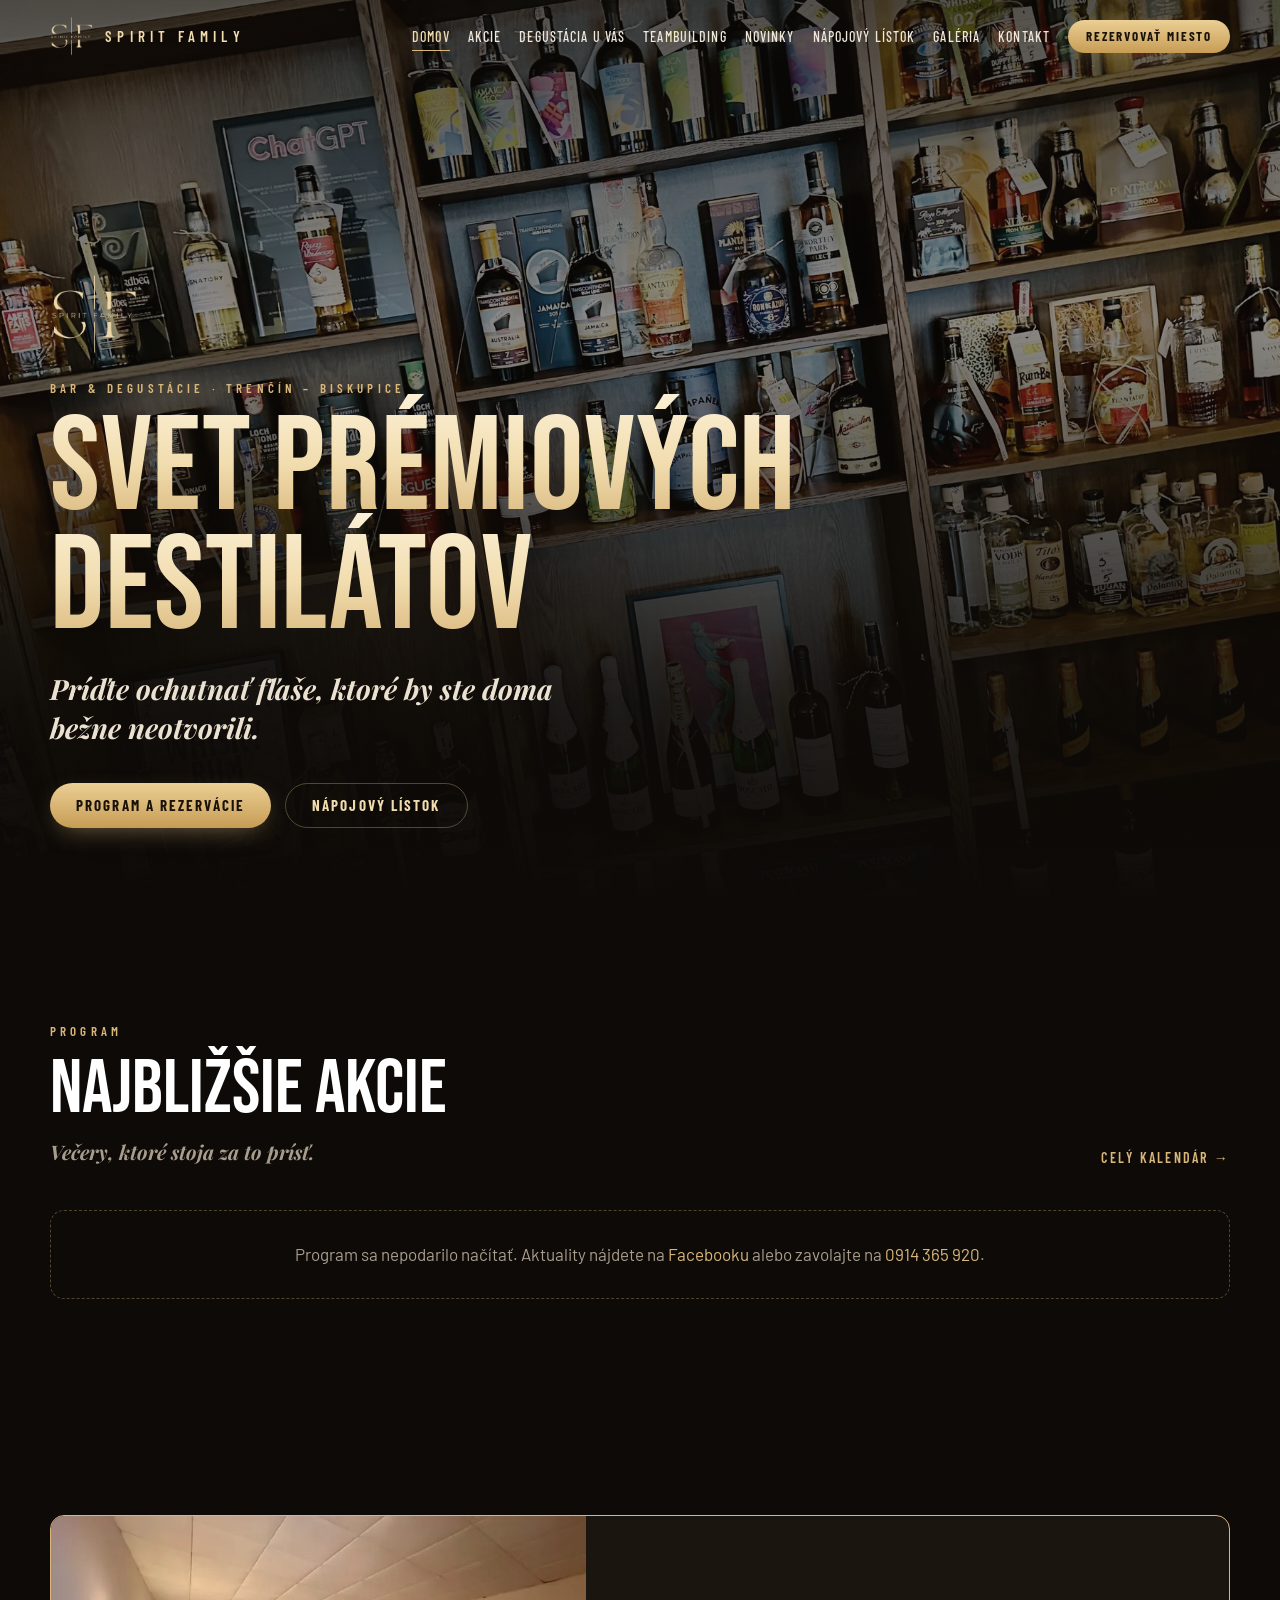
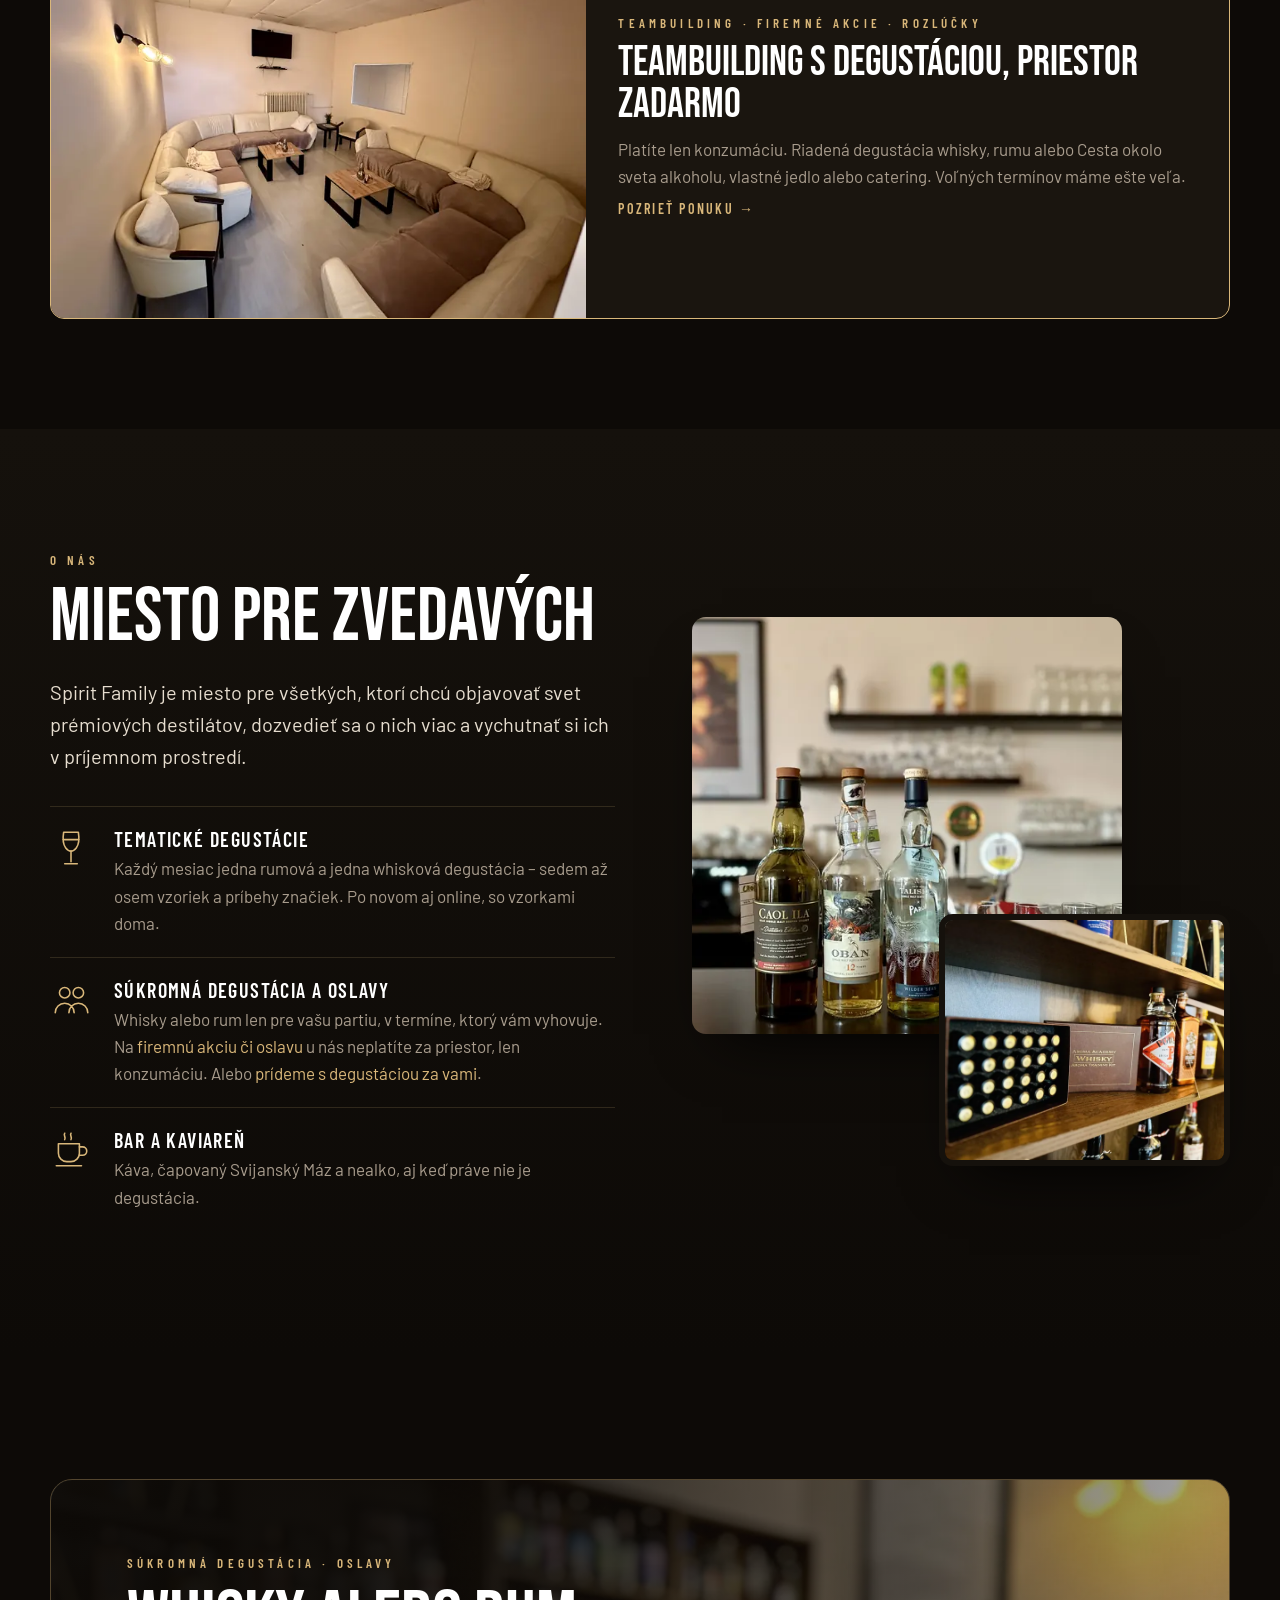
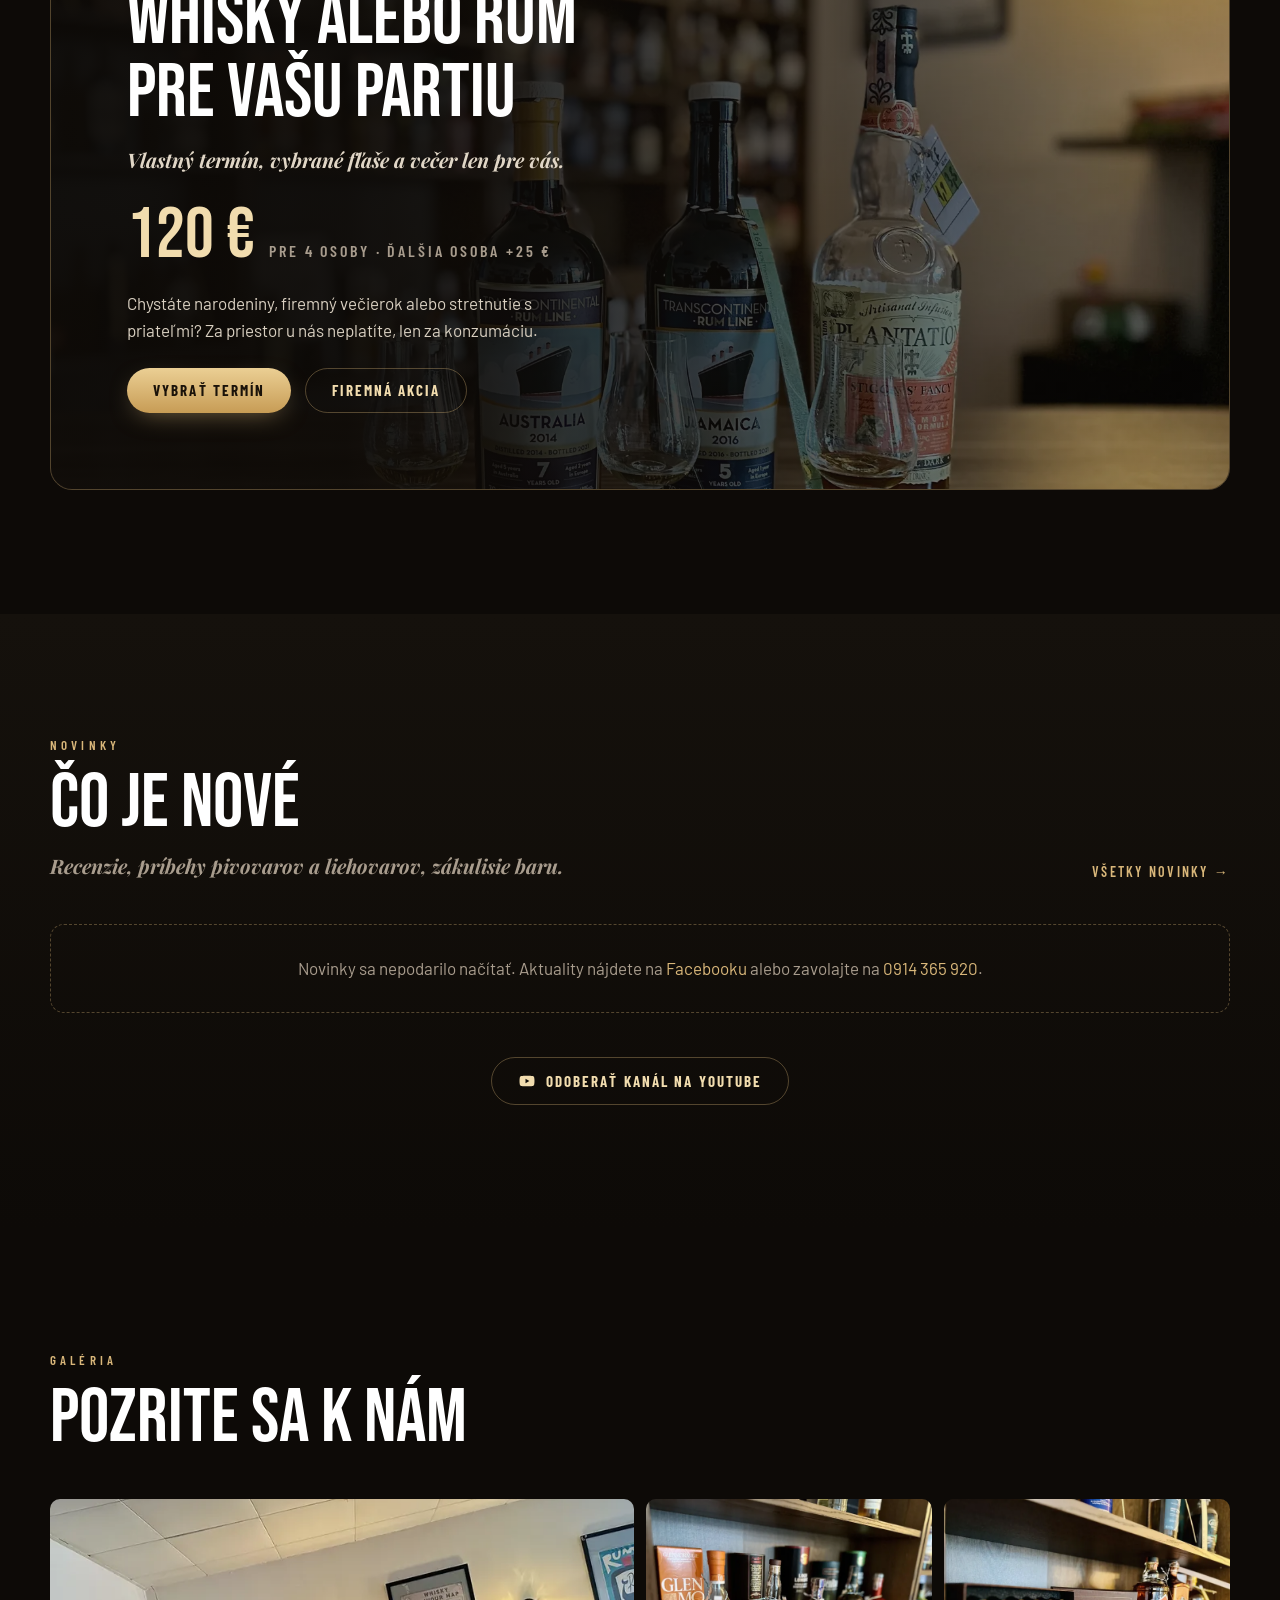
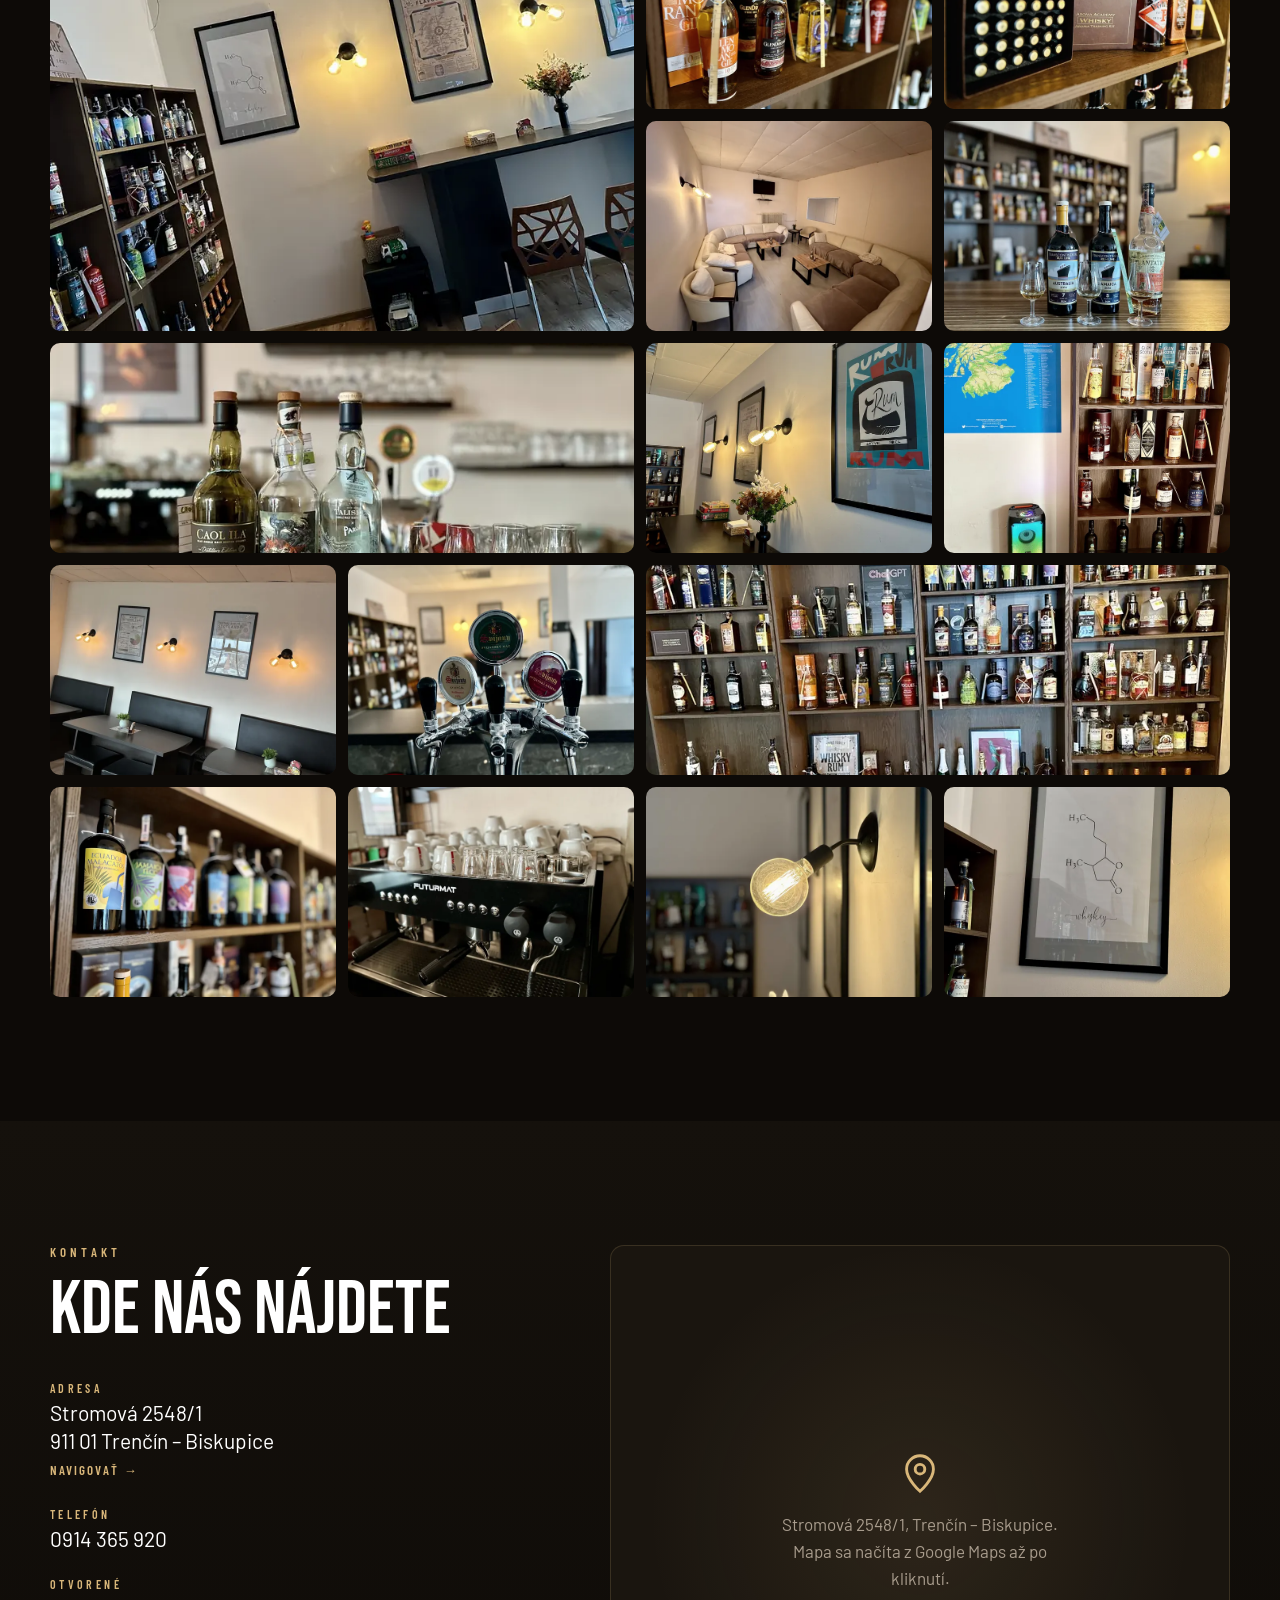
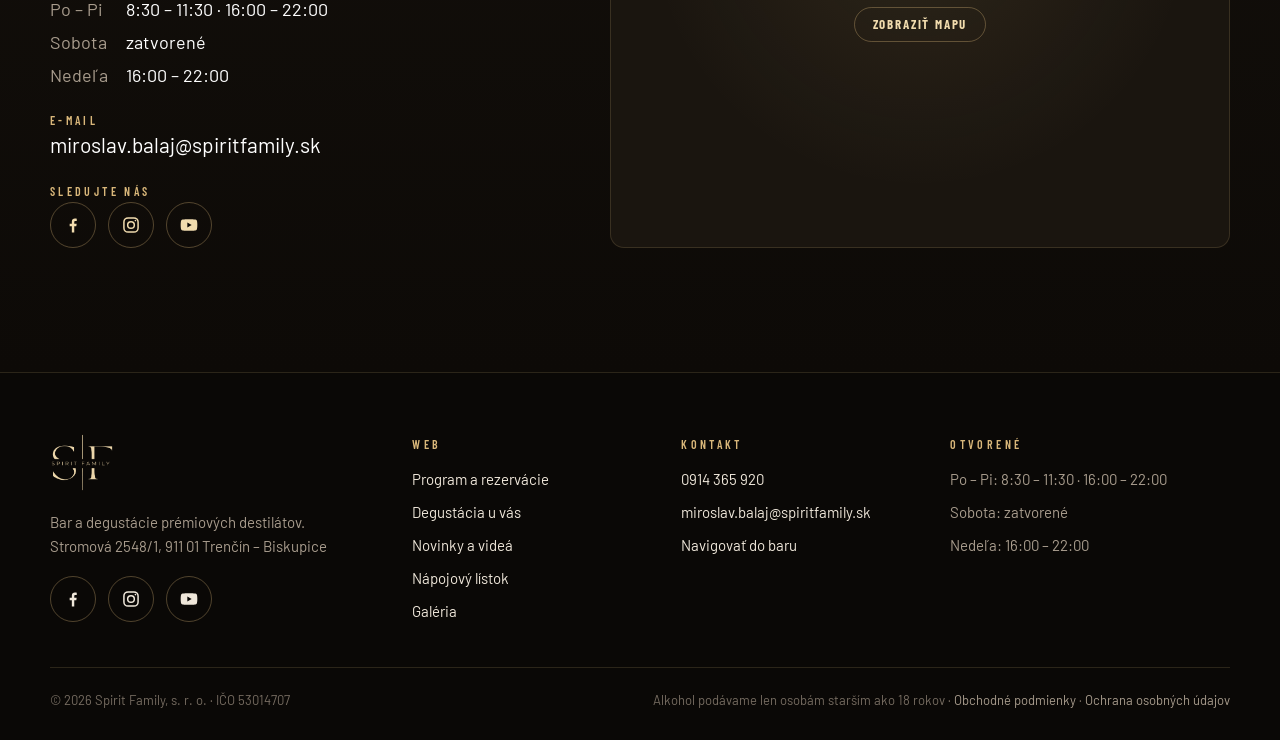
<file: index.html>
<!doctype html>
<html lang="sk">
<head>
<meta charset="utf-8">

<meta name="viewport" content="width=device-width, initial-scale=1">
<title>Spirit Family – bar a degustácie prémiových destilátov | Trenčín</title>
<meta name="description" content="Bar Spirit Family v Trenčíne – Biskupiciach. Degustácie whisky, rumu a tequily, tematické večery a súkromné ochutnávky. Pozrite si program a rezervujte si miesto online.">
<link rel="canonical" href="https://spiritfamily.sk/">
<meta name="theme-color" content="#0d0a07">
<link rel="icon" type="image/png" sizes="32x32" href="img/favicon-32.png">
<link rel="apple-touch-icon" href="img/apple-touch-icon.png">
<meta property="og:type" content="website">
<meta property="og:site_name" content="Spirit Family">
<meta property="og:locale" content="sk_SK">
<meta property="og:title" content="Spirit Family – bar a degustácie prémiových destilátov | Trenčín">
<meta property="og:description" content="Bar Spirit Family v Trenčíne – Biskupiciach. Degustácie whisky, rumu a tequily, tematické večery a súkromné ochutnávky. Pozrite si program a rezervujte si miesto online.">
<meta property="og:url" content="https://spiritfamily.sk/">
<meta property="og:image" content="https://spiritfamily.sk/img/og-image.jpg">
<meta property="og:image:width" content="1200">
<meta property="og:image:height" content="630">
<link rel="preload" href="fonts/BebasNeue-400-latin.woff2" as="font" type="font/woff2" crossorigin>
<link rel="stylesheet" href="assets/css/style.css?v=0b8065d7">
<script>document.documentElement.classList.add('js')</script>
<script type="application/ld+json">{"@context":"https://schema.org","@type":"BarOrPub","name":"Spirit Family","url":"https://spiritfamily.sk/","image":"https://spiritfamily.sk/img/og-image.jpg","telephone":"+421914365920","email":"miroslav.balaj@spiritfamily.sk","address":{"@type":"PostalAddress","streetAddress":"Stromová 2548/1","addressLocality":"Trenčín – Biskupice","postalCode":"911 01","addressCountry":"SK"},"openingHours":["Mo-Fr 08:30-11:30","Mo-Fr 16:00-22:00","Su 16:00-22:00"],"sameAs":["https://www.facebook.com/Spirit.Family.Trencin","https://instagram.com/spirit_family_tn","https://www.youtube.com/channel/UCdaCXXBIjzJ_YnHXy_MoJWQ"]}</script>
</head>
<body data-page="index" class="">
<a class="skip" href="#obsah">Preskočiť na obsah</a>
<header class="hdr" id="hdr">
  <div class="wrap hdr-in">
    <a class="brand" href="index.html" aria-label="Spirit Family – úvod"><img src="img/logo-zlate.png" alt="" width="44" height="40"><span>Spirit Family</span></a>
    <button class="burger" type="button" aria-expanded="false" aria-controls="nav" aria-label="Menu"><span></span><span></span><span></span></button>
    <nav class="nav" id="nav" aria-label="Hlavné menu">
      <a href="index.html" data-nav="index" aria-current="page">Domov</a>
      <a href="akcie.html" data-nav="akcie">Akcie</a>
      <a href="degustacia-u-vas.html" data-nav="degustacia-u-vas">Degustácia u vás</a>
      <a href="firemne-akcie.html" data-nav="firemne-akcie">Teambuilding</a>
      <a href="novinky.html" data-nav="novinky">Novinky</a>
      <a href="listok.html" data-nav="listok">Nápojový lístok</a>
      <a href="index.html#galeria">Galéria</a>
      <a href="index.html#kontakt">Kontakt</a>
      <a class="btn btn-sm" href="akcie.html">Rezervovať miesto</a>
    </nav>
  </div>
</header>
<main id="obsah">
  <section class="hero">
    <div class="hero-bg"><img src="img/galeria/interier-regaly.webp" alt="" fetchpriority="high"></div>
    <div class="wrap">
      <img class="hero-logo" src="img/logo-zlate.png" alt="" width="439" height="404">
      <p class="eyebrow">Bar &amp; degustácie · Trenčín – Biskupice</p>
      <h1><span class="gold-text">Svet prémiových</span><br><span class="gold-text">destilátov</span></h1>
      <p class="serif-i">Príďte ochutnať fľaše, ktoré by ste doma bežne neotvorili.</p>
      <div class="hero-cta">
        <a class="btn" href="akcie.html">Program a rezervácie</a>
        <a class="btn btn-ghost" href="listok.html">Nápojový lístok</a>
      </div>
    </div>
  </section>

  <div class="nextbar" id="nextbar" hidden></div>

  <section class="sec" id="program">
    <div class="wrap">
      <div class="sec-head rv">
        <div>
          <p class="eyebrow">Program</p>
          <h2>Najbližšie akcie</h2>
          <p class="serif-i">Večery, ktoré stoja za to prísť.</p>
        </div>
        <a class="link-arrow" href="akcie.html">Celý kalendár</a>
      </div>
      <div class="ev-grid" id="home-akcie" aria-live="polite">
        <div class="skel"></div><div class="skel"></div><div class="skel"></div>
      </div>
    </div>
  </section>

  <section class="sec sec-tight" id="firemne">
    <div class="wrap">
      <a class="priv-wide rv" href="firemne-akcie.html">
        <img src="img/galeria/salonik-m.webp" alt="" loading="lazy">
        <span>
          <span class="eyebrow">Teambuilding · firemné akcie · rozlúčky</span>
          <strong>Teambuilding s degustáciou, priestor zadarmo</strong>
          <span>Platíte len konzumáciu. Riadená degustácia whisky, rumu alebo Cesta okolo sveta alkoholu, vlastné jedlo alebo catering. Voľných termínov máme ešte veľa.</span>
          <span class="link-arrow">Pozrieť ponuku</span>
        </span>
      </a>
    </div>
  </section>

  <section class="sec sec-alt" id="o-nas">
    <div class="wrap about">
      <div class="rv">
        <p class="eyebrow">O nás</p>
        <h2 class="h2">Miesto pre zvedavých</h2>
        <p class="lead">Spirit Family je miesto pre všetkých, ktorí chcú objavovať svet prémiových destilátov, dozvedieť sa o nich viac a vychutnať si ich v príjemnom prostredí.</p>
        <ul class="feats">
          <li>
            <svg viewBox="0 0 40 40" fill="none" stroke="currentColor" stroke-width="1.5" stroke-linecap="round" stroke-linejoin="round" aria-hidden="true"><path d="M13 5h14c1 6 1 11-2 15-1.5 2-3.5 3-5 3s-3.5-1-5-3c-3-4-3-9-2-15z"/><path d="M12.6 12h14.8"/><path d="M20 23v10M14 35h12"/></svg>
            <div><h3>Tematické degustácie</h3><p>Každý mesiac jedna rumová a jedna whisková degustácia – sedem až osem vzoriek a príbehy značiek. Po novom aj online, so vzorkami doma.</p></div>
          </li>
          <li>
            <svg viewBox="0 0 40 40" fill="none" stroke="currentColor" stroke-width="1.5" stroke-linecap="round" stroke-linejoin="round" aria-hidden="true"><circle cx="14" cy="14" r="5"/><circle cx="27" cy="14" r="5"/><path d="M5 33c0-5 4-9 9-9s9 4 9 9M18 33c0-5 4-9 9-9s9 4 9 9"/></svg>
            <div><h3>Súkromná degustácia a oslavy</h3><p>Whisky alebo rum len pre vašu partiu, v termíne, ktorý vám vyhovuje. Na <a href="firemne-akcie.html">firemnú akciu či oslavu</a> u nás neplatíte za priestor, len konzumáciu. Alebo <a href="degustacia-u-vas.html">prídeme s degustáciou za vami</a>.</p></div>
          </li>
          <li>
            <svg viewBox="0 0 40 40" fill="none" stroke="currentColor" stroke-width="1.5" stroke-linecap="round" stroke-linejoin="round" aria-hidden="true"><path d="M8 15h20v9a8 8 0 0 1-8 8h-4a8 8 0 0 1-8-8z"/><path d="M28 18h3a4 4 0 0 1 0 8h-3"/><path d="M14 5c-1.5 2 1.5 4 0 6M20 5c-1.5 2 1.5 4 0 6"/><path d="M6 36h24"/></svg>
            <div><h3>Bar a kaviareň</h3><p>Káva, čapovaný Svijanský Máz a nealko, aj keď práve nie je degustácia.</p></div>
          </li>
        </ul>
      </div>
      <div class="about-photos rv">
        <img class="p1" src="img/galeria/bar-pult-m.webp" srcset="img/galeria/bar-pult-m.webp 720w, img/galeria/bar-pult.webp 1800w" sizes="(max-width: 860px) 80vw, 460px" alt="Whisky Caol Ila, Oban a Talisker na bare s degustačnými pohármi" loading="lazy">
        <img class="p2" src="img/galeria/degustacny-set-m.webp" alt="Degustačný set whisky v regáli" loading="lazy">
      </div>
    </div>
  </section>

  <section class="sec" id="sukromna">
    <div class="wrap">
      <div class="band rv">
        <img class="bg" src="img/galeria/glencairn.webp" alt="" loading="lazy">
        <div class="band-in">
          <p class="eyebrow">Súkromná degustácia · oslavy</p>
          <h2 class="h2">Whisky alebo rum<br>pre vašu partiu</h2>
          <p class="serif-i">Vlastný termín, vybrané fľaše a večer len pre vás.</p>
          <p class="band-price"><span>120 €</span> pre 4 osoby · ďalšia osoba +25 €</p>
          <p class="band-more">Chystáte narodeniny, firemný večierok alebo stretnutie s priateľmi? Za priestor u nás neplatíte, len za konzumáciu.</p>
          <div class="hero-cta">
            <a class="btn" href="akcie.html#sukromne" data-sukromna>Vybrať termín</a>
            <a class="btn btn-ghost" href="firemne-akcie.html">Firemná akcia</a>
          </div>
        </div>
      </div>
    </div>
  </section>

  <section class="sec sec-alt" id="novinky">
    <div class="wrap">
      <div class="sec-head rv">
        <div>
          <p class="eyebrow">Novinky</p>
          <h2>Čo je nové</h2>
          <p class="serif-i">Recenzie, príbehy pivovarov a liehovarov, zákulisie baru.</p>
        </div>
        <a class="link-arrow" href="novinky.html">Všetky novinky</a>
      </div>
      <div class="nw-grid" id="home-novinky">
        <div class="skel skel-v"></div><div class="skel skel-v"></div><div class="skel skel-v"></div>
      </div>
      <p class="yt-cta"><a class="btn btn-ghost" href="https://www.youtube.com/channel/UCdaCXXBIjzJ_YnHXy_MoJWQ?sub_confirmation=1" target="_blank" rel="noopener"><svg viewBox="0 0 24 24" fill="currentColor" aria-hidden="true"><path d="M21.6 7.2a2.5 2.5 0 0 0-1.8-1.8C18.2 5 12 5 12 5s-6.2 0-7.8.4a2.5 2.5 0 0 0-1.8 1.8A26 26 0 0 0 2 12a26 26 0 0 0 .4 4.8 2.5 2.5 0 0 0 1.8 1.8C5.8 19 12 19 12 19s6.2 0 7.8-.4a2.5 2.5 0 0 0 1.8-1.8A26 26 0 0 0 22 12a26 26 0 0 0-.4-4.8zM10 15V9l5.2 3z"/></svg>Odoberať kanál na YouTube</a></p>
    </div>
  </section>

  <section class="sec" id="galeria">
    <div class="wrap">
      <div class="sec-head rv">
        <div>
          <p class="eyebrow">Galéria</p>
          <h2>Pozrite sa k nám</h2>
        </div>
      </div>
      <div class="gal rv">
        <a class="wide tall" href="img/galeria/interier-miestnost.webp"><img src="img/galeria/interier-miestnost-m.webp" alt="Interiér baru s regálmi plnými fliaš" loading="lazy"></a>
        <a href="img/galeria/flase-whisky.webp"><img src="img/galeria/flase-whisky-m.webp" alt="Whisky Glenmorangie v regáli" loading="lazy"></a>
        <a href="img/galeria/degustacny-set.webp"><img src="img/galeria/degustacny-set-m.webp" alt="Degustačný set" loading="lazy"></a>
        <a href="img/galeria/salonik.webp"><img src="img/galeria/salonik-m.webp" alt="Salónik s pohovkou" loading="lazy"></a>
        <a href="img/galeria/glencairn.webp"><img src="img/galeria/glencairn-m.webp" alt="Fľaše a degustačné poháre na pulte" loading="lazy"></a>
        <a class="wide" href="img/galeria/bar-pult.webp"><img src="img/galeria/bar-pult-m.webp" alt="Whisky pripravená na degustáciu" loading="lazy"></a>
        <a href="img/galeria/rum-kutik.webp"><img src="img/galeria/rum-kutik-m.webp" alt="Rumový kútik s plagátom" loading="lazy"></a>
        <a href="img/galeria/whisky-mapa.webp"><img src="img/galeria/whisky-mapa-m.webp" alt="Mapa Škótska pri regáli s whisky" loading="lazy"></a>
        <a href="img/galeria/sedenie.webp"><img src="img/galeria/sedenie-m.webp" alt="Sedenie pri stenových lampách" loading="lazy"></a>
        <a href="img/galeria/capovanie.webp"><img src="img/galeria/capovanie-m.webp" alt="Pípy na čapovanie piva" loading="lazy"></a>
        <a class="wide" href="img/galeria/regaly-2.webp"><img src="img/galeria/regaly-2-m.webp" alt="Stena s fľašami destilátov" loading="lazy"></a>
        <a href="img/galeria/flase-rum.webp"><img src="img/galeria/flase-rum-m.webp" alt="Fľaše rumu" loading="lazy"></a>
        <a href="img/galeria/kava.webp"><img src="img/galeria/kava-m.webp" alt="Kávovar" loading="lazy"></a>
        <a href="img/galeria/lampa.webp"><img src="img/galeria/lampa-m.webp" alt="Retro žiarovka" loading="lazy"></a>
        <a href="img/galeria/obraz-whisky.webp"><img src="img/galeria/obraz-whisky-m.webp" alt="Obraz s molekulou whisky laktónu" loading="lazy"></a>
      </div>
    </div>
  </section>

  <section class="sec sec-alt" id="kontakt">
    <div class="wrap contact">
      <div class="rv">
        <p class="eyebrow">Kontakt</p>
        <h2 class="h2">Kde nás nájdete</h2>
        <ul class="c-list">
          <li>
            <span class="lbl">Adresa</span>
            <span class="val">Stromová 2548/1<br>911 01 Trenčín – Biskupice</span>
            <a class="link-arrow" href="https://maps.app.goo.gl/JjSfpsN3cdoqJxaj6" target="_blank" rel="noopener">Navigovať</a>
          </li>
          <li><span class="lbl">Telefón</span><a class="val" href="tel:+421914365920">0914 365 920</a></li>
          <li>
            <span class="lbl">Otvorené</span>
            <dl class="hours">
              <dt>Po – Pi</dt><dd>8:30 – 11:30 · 16:00 – 22:00</dd>
              <dt>Sobota</dt><dd>zatvorené</dd>
              <dt>Nedeľa</dt><dd>16:00 – 22:00</dd>
            </dl>
          </li>
          <li><span class="lbl">E-mail</span><a class="val" href="mailto:miroslav.balaj@spiritfamily.sk">miroslav.balaj@spiritfamily.sk</a></li>
          <li>
            <span class="lbl">Sledujte nás</span>
            <span class="socials">
              <a href="https://www.facebook.com/Spirit.Family.Trencin" target="_blank" rel="noopener" aria-label="Facebook"><svg viewBox="0 0 24 24" fill="currentColor"><path d="M13.5 21v-7.5h2.5l.4-3h-2.9V8.6c0-.9.3-1.5 1.5-1.5h1.5V4.4c-.3 0-1.2-.1-2.2-.1-2.2 0-3.7 1.3-3.7 3.8v2.4H8v3h2.6V21z"/></svg></a>
              <a href="https://instagram.com/spirit_family_tn" target="_blank" rel="noopener" aria-label="Instagram"><svg viewBox="0 0 24 24" fill="none" stroke="currentColor" stroke-width="1.8"><rect x="3.5" y="3.5" width="17" height="17" rx="5"/><circle cx="12" cy="12" r="4"/><circle cx="17.3" cy="6.7" r="1" fill="currentColor" stroke="none"/></svg></a>
              <a href="https://www.youtube.com/channel/UCdaCXXBIjzJ_YnHXy_MoJWQ" target="_blank" rel="noopener" aria-label="YouTube"><svg viewBox="0 0 24 24" fill="currentColor"><path d="M21.6 7.2a2.5 2.5 0 0 0-1.8-1.8C18.2 5 12 5 12 5s-6.2 0-7.8.4a2.5 2.5 0 0 0-1.8 1.8A26 26 0 0 0 2 12a26 26 0 0 0 .4 4.8 2.5 2.5 0 0 0 1.8 1.8C5.8 19 12 19 12 19s6.2 0 7.8-.4a2.5 2.5 0 0 0 1.8-1.8A26 26 0 0 0 22 12a26 26 0 0 0-.4-4.8zM10 15V9l5.2 3z"/></svg></a>
            </span>
          </li>
        </ul>
      </div>
      <div class="map rv" id="mapa" data-src="https://maps.google.com/maps?q=Stromov%C3%A1%202548%2F1%2C%20911%2001%20Tren%C4%8D%C3%ADn&amp;z=16&amp;output=embed">
        <div class="map-ph">
          <svg viewBox="0 0 24 24" fill="none" stroke="currentColor" stroke-width="1.5" aria-hidden="true"><path d="M12 21s-7-6.2-7-11.5a7 7 0 0 1 14 0C19 14.8 12 21 12 21z"/><circle cx="12" cy="9.5" r="2.5"/></svg>
          <p>Stromová 2548/1, Trenčín – Biskupice. Mapa sa načíta z Google Maps až po kliknutí.</p>
          <button class="btn btn-ghost btn-sm" id="mapa-btn" type="button">Zobraziť mapu</button>
        </div>
      </div>
    </div>
  </section>
</main>
<footer class="ftr">
  <div class="wrap ftr-in">
    <div>
      <img class="ftr-logo" src="img/logo-zlate.png" alt="Spirit Family" width="64" height="59" loading="lazy">
      <p>Bar a degustácie prémiových destilátov.<br>Stromová 2548/1, 911 01 Trenčín – Biskupice</p>
      <div class="socials">
        <a href="https://www.facebook.com/Spirit.Family.Trencin" target="_blank" rel="noopener" aria-label="Facebook"><svg viewBox="0 0 24 24" fill="currentColor"><path d="M13.5 21v-7.5h2.5l.4-3h-2.9V8.6c0-.9.3-1.5 1.5-1.5h1.5V4.4c-.3 0-1.2-.1-2.2-.1-2.2 0-3.7 1.3-3.7 3.8v2.4H8v3h2.6V21z"/></svg></a>
        <a href="https://instagram.com/spirit_family_tn" target="_blank" rel="noopener" aria-label="Instagram"><svg viewBox="0 0 24 24" fill="none" stroke="currentColor" stroke-width="1.8"><rect x="3.5" y="3.5" width="17" height="17" rx="5"/><circle cx="12" cy="12" r="4"/><circle cx="17.3" cy="6.7" r="1" fill="currentColor" stroke="none"/></svg></a>
        <a href="https://www.youtube.com/channel/UCdaCXXBIjzJ_YnHXy_MoJWQ" target="_blank" rel="noopener" aria-label="YouTube"><svg viewBox="0 0 24 24" fill="currentColor"><path d="M21.6 7.2a2.5 2.5 0 0 0-1.8-1.8C18.2 5 12 5 12 5s-6.2 0-7.8.4a2.5 2.5 0 0 0-1.8 1.8A26 26 0 0 0 2 12a26 26 0 0 0 .4 4.8 2.5 2.5 0 0 0 1.8 1.8C5.8 19 12 19 12 19s6.2 0 7.8-.4a2.5 2.5 0 0 0 1.8-1.8A26 26 0 0 0 22 12a26 26 0 0 0-.4-4.8zM10 15V9l5.2 3z"/></svg></a>
      </div>
    </div>
    <div>
      <h4>Web</h4>
      <ul>
        <li><a href="akcie.html">Program a rezervácie</a></li>
        <li><a href="degustacia-u-vas.html">Degustácia u vás</a></li>
        <li><a href="novinky.html">Novinky a videá</a></li>
        <li><a href="listok.html">Nápojový lístok</a></li>
        <li><a href="index.html#galeria">Galéria</a></li>
      </ul>
    </div>
    <div>
      <h4>Kontakt</h4>
      <ul>
        <li><a href="tel:+421914365920">0914 365 920</a></li>
        <li><a href="mailto:miroslav.balaj@spiritfamily.sk">miroslav.balaj@spiritfamily.sk</a></li>
        <li><a href="https://maps.app.goo.gl/JjSfpsN3cdoqJxaj6" target="_blank" rel="noopener">Navigovať do baru</a></li>
      </ul>
    </div>
    <div>
      <h4>Otvorené</h4>
      <ul class="ftr-hours">
        <li>Po – Pi: 8:30 – 11:30 · 16:00 – 22:00</li>
        <li>Sobota: zatvorené</li>
        <li>Nedeľa: 16:00 – 22:00</li>
      </ul>
    </div>
  </div>
  <div class="wrap ftr-bottom">
    <span>&copy; <span data-rok>2026</span> Spirit Family, s. r. o. · IČO 53014707</span>
    <span>Alkohol podávame len osobám starším ako 18 rokov · <a href="podmienky.html">Obchodné podmienky</a> · <a href="ochrana-udajov.html">Ochrana osobných údajov</a></span>
  </div>
</footer>
<script src="assets/js/config.js?v=0b8065d7"></script>
<script src="assets/js/app.js?v=0b8065d7"></script>
</body>
</html>
</file>
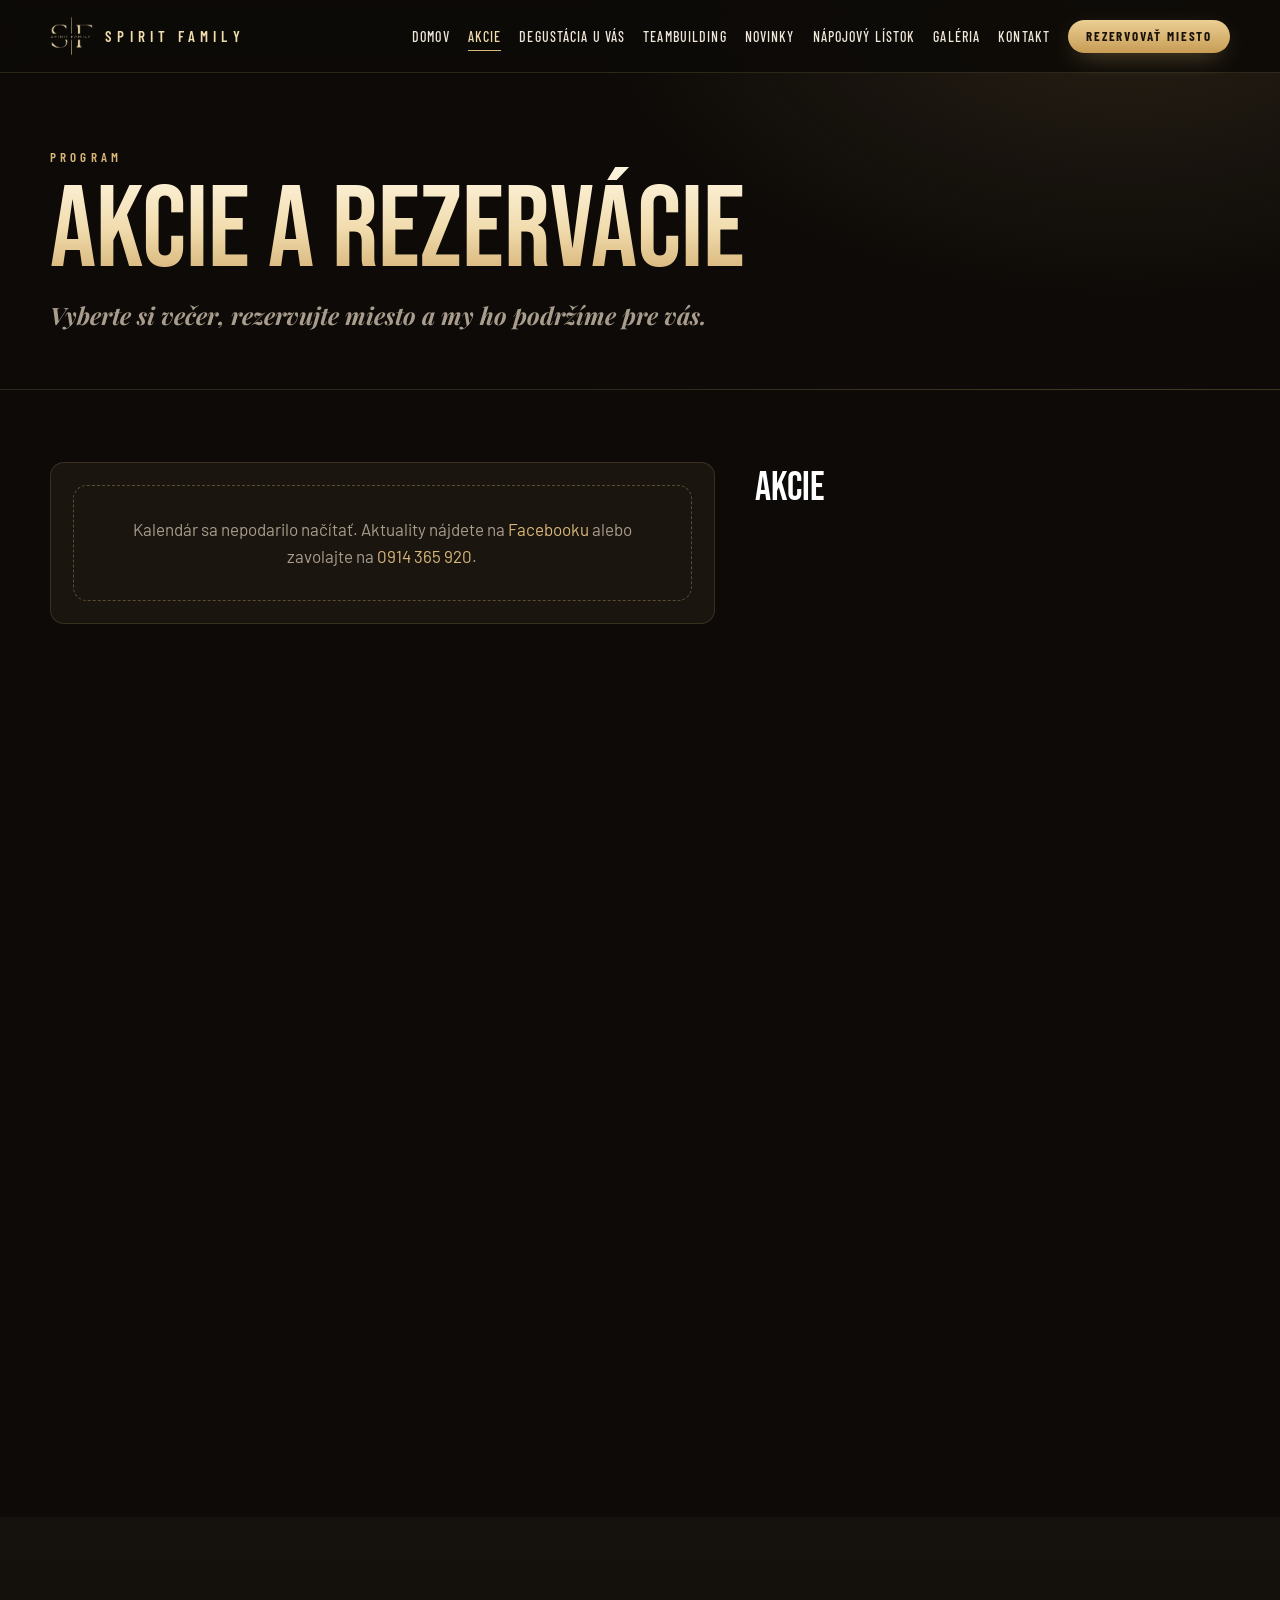
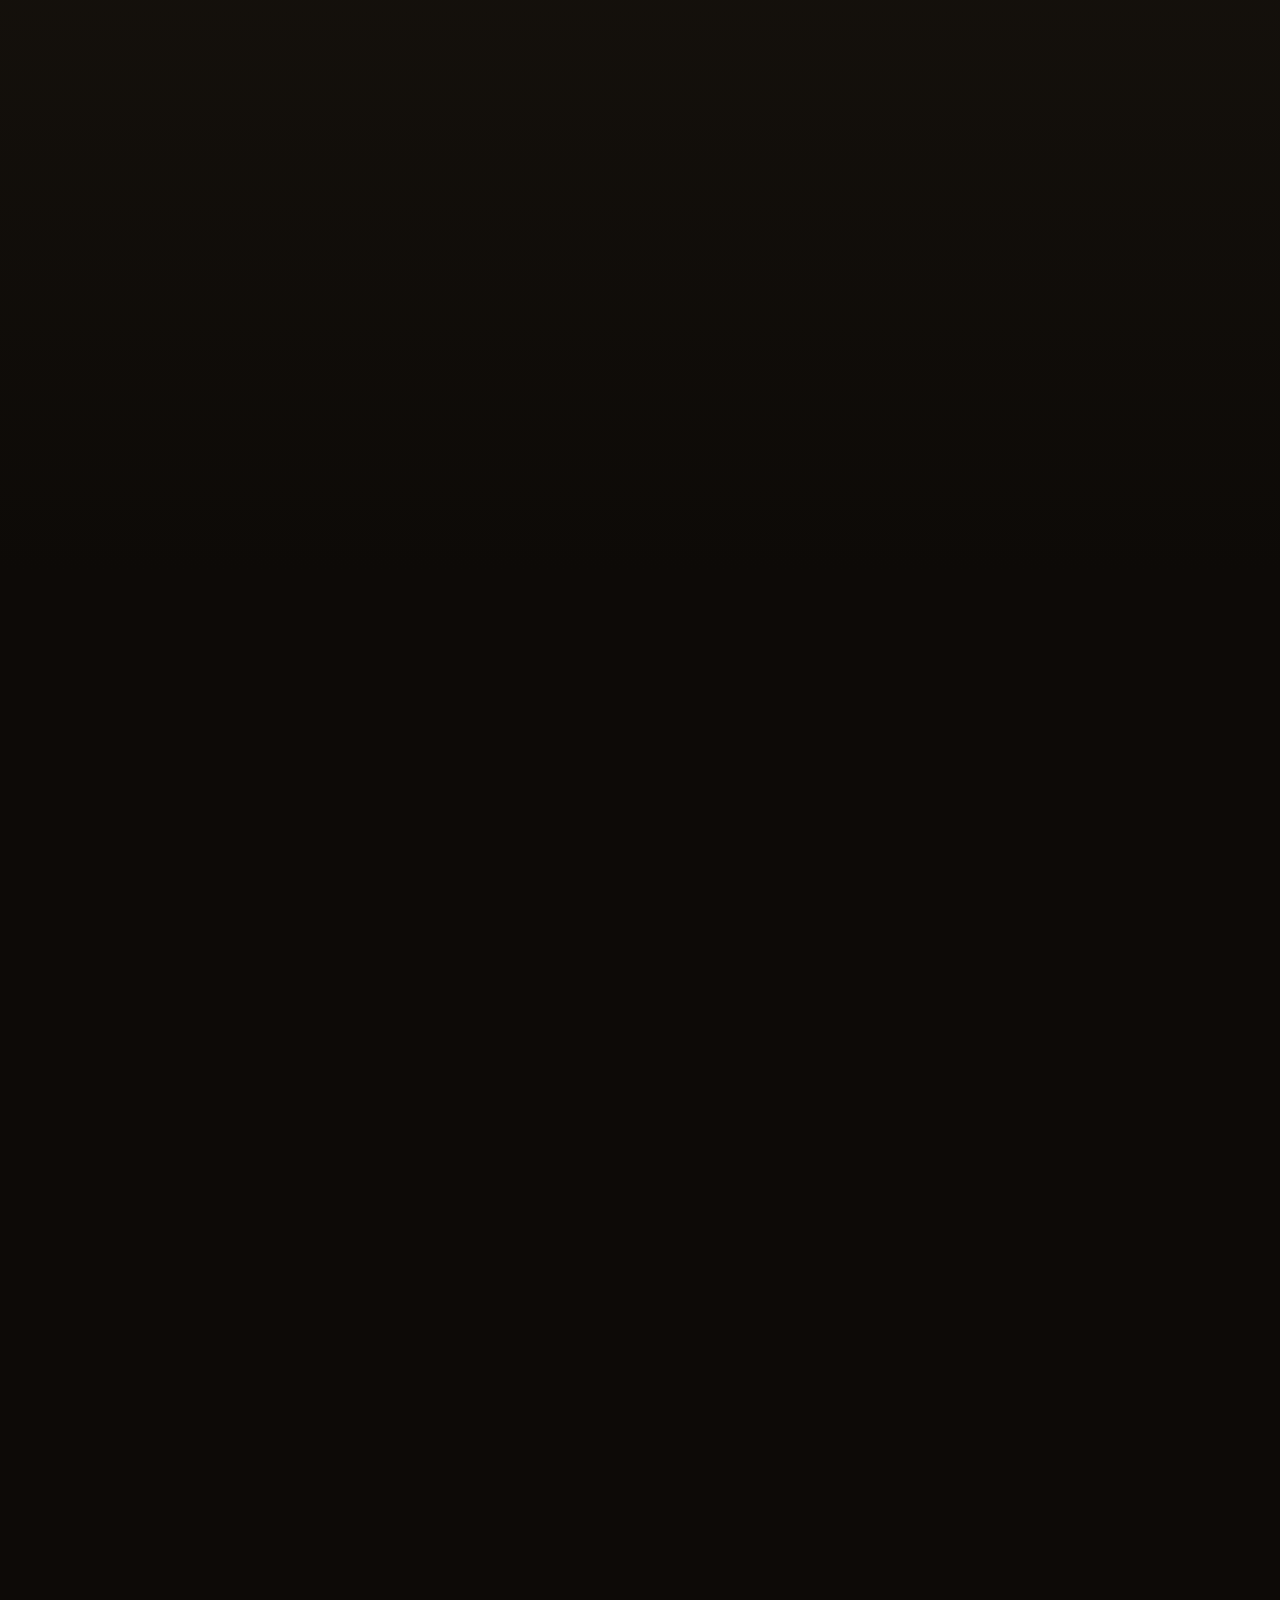
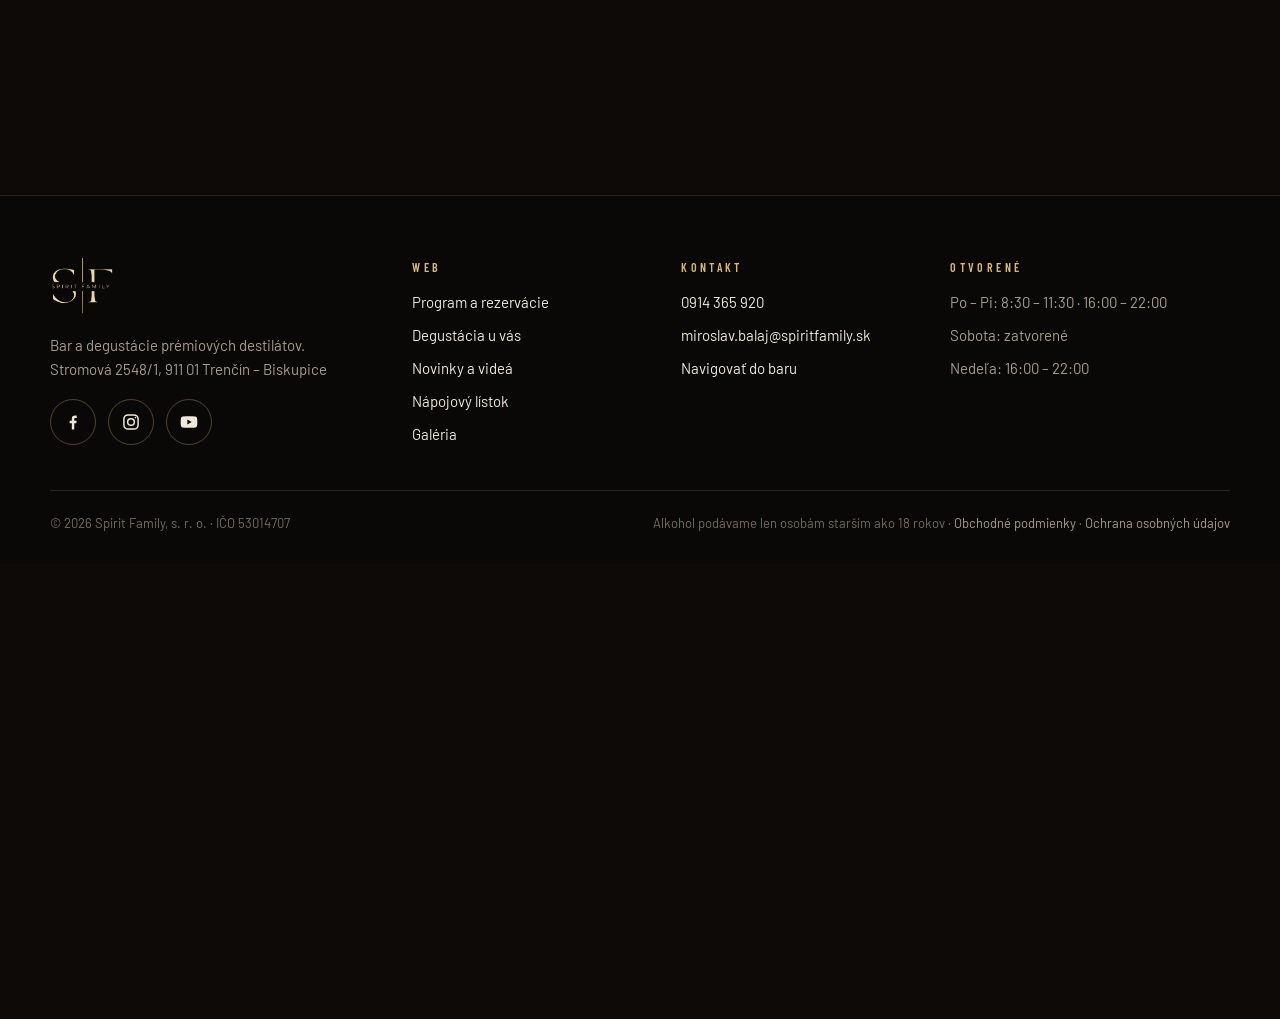
<file: degustácie/index.html>
<!doctype html><meta charset="utf-8"><title>Spirit Family</title><link rel="canonical" href="https://spiritfamily.sk/akcie.html"><meta http-equiv="refresh" content="0; url=../akcie.html"><a href="../akcie.html">Pokračovať na spiritfamily.sk</a>
</file>
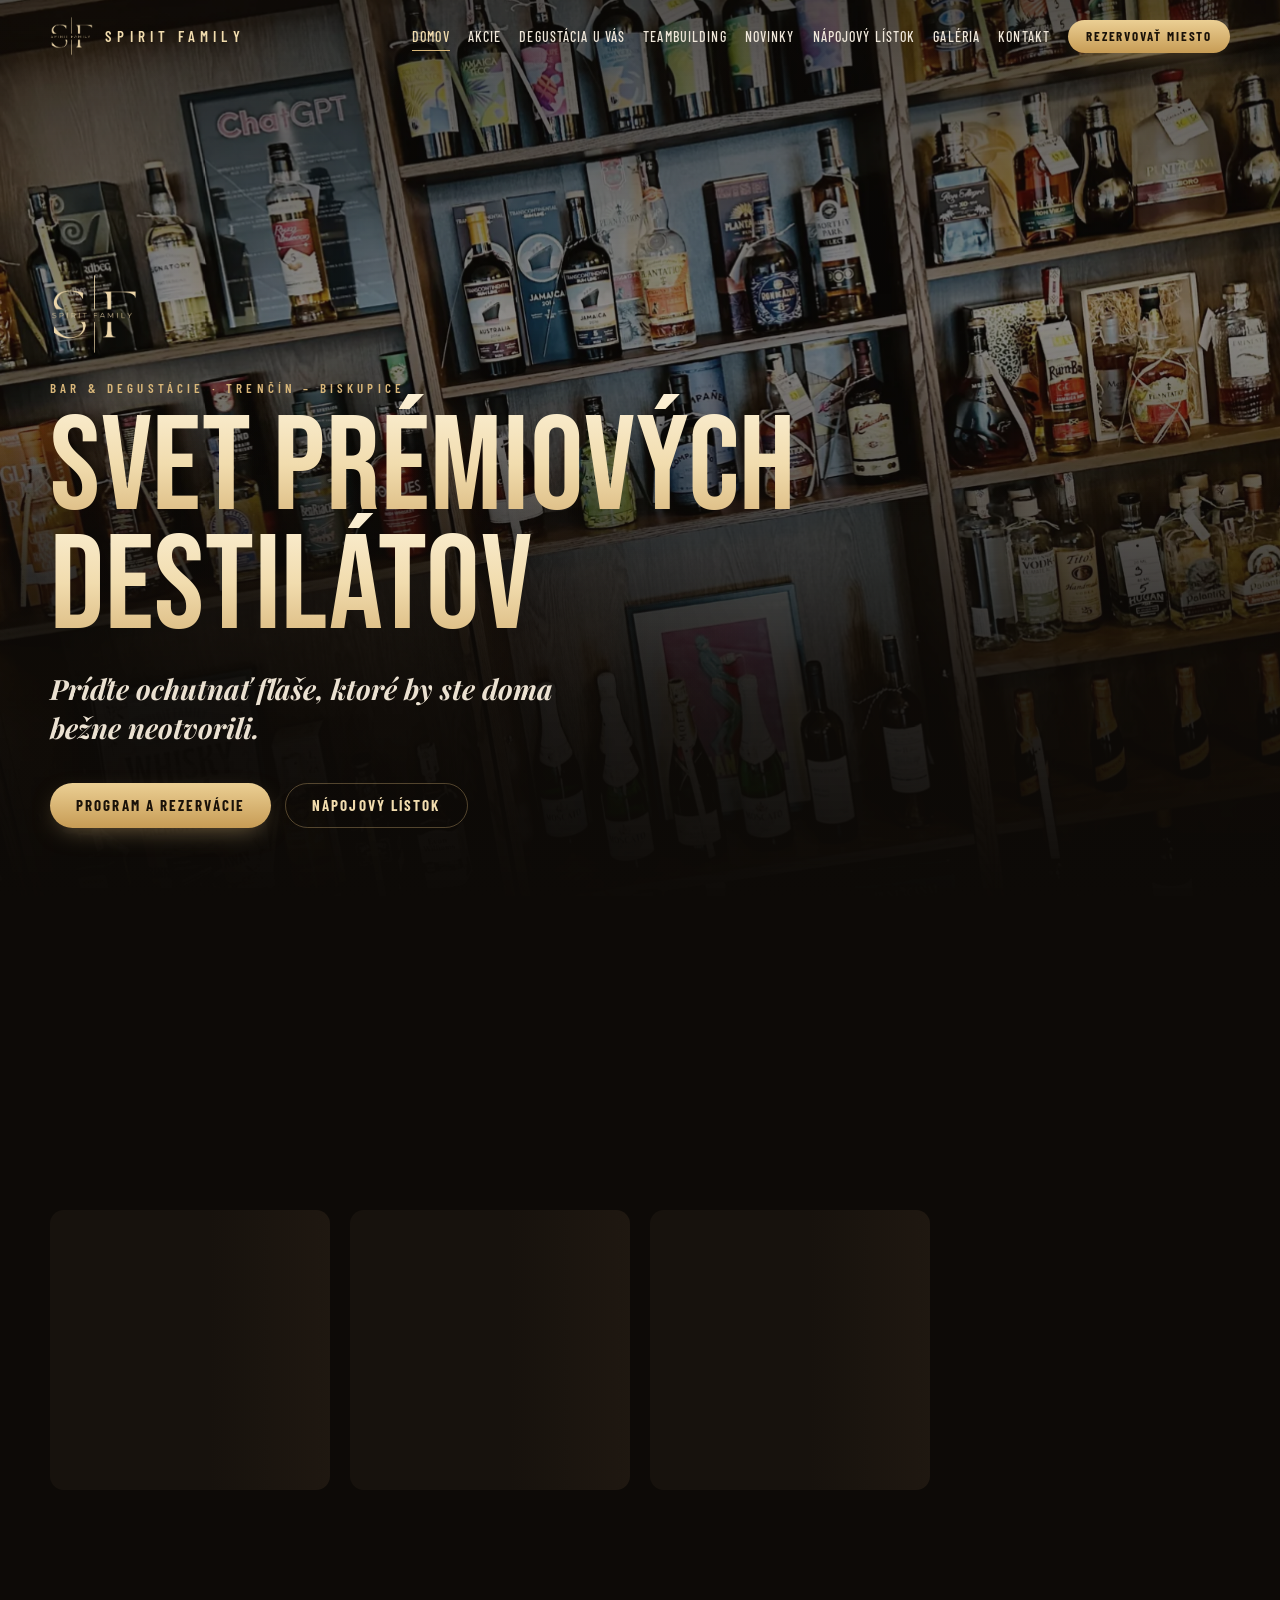
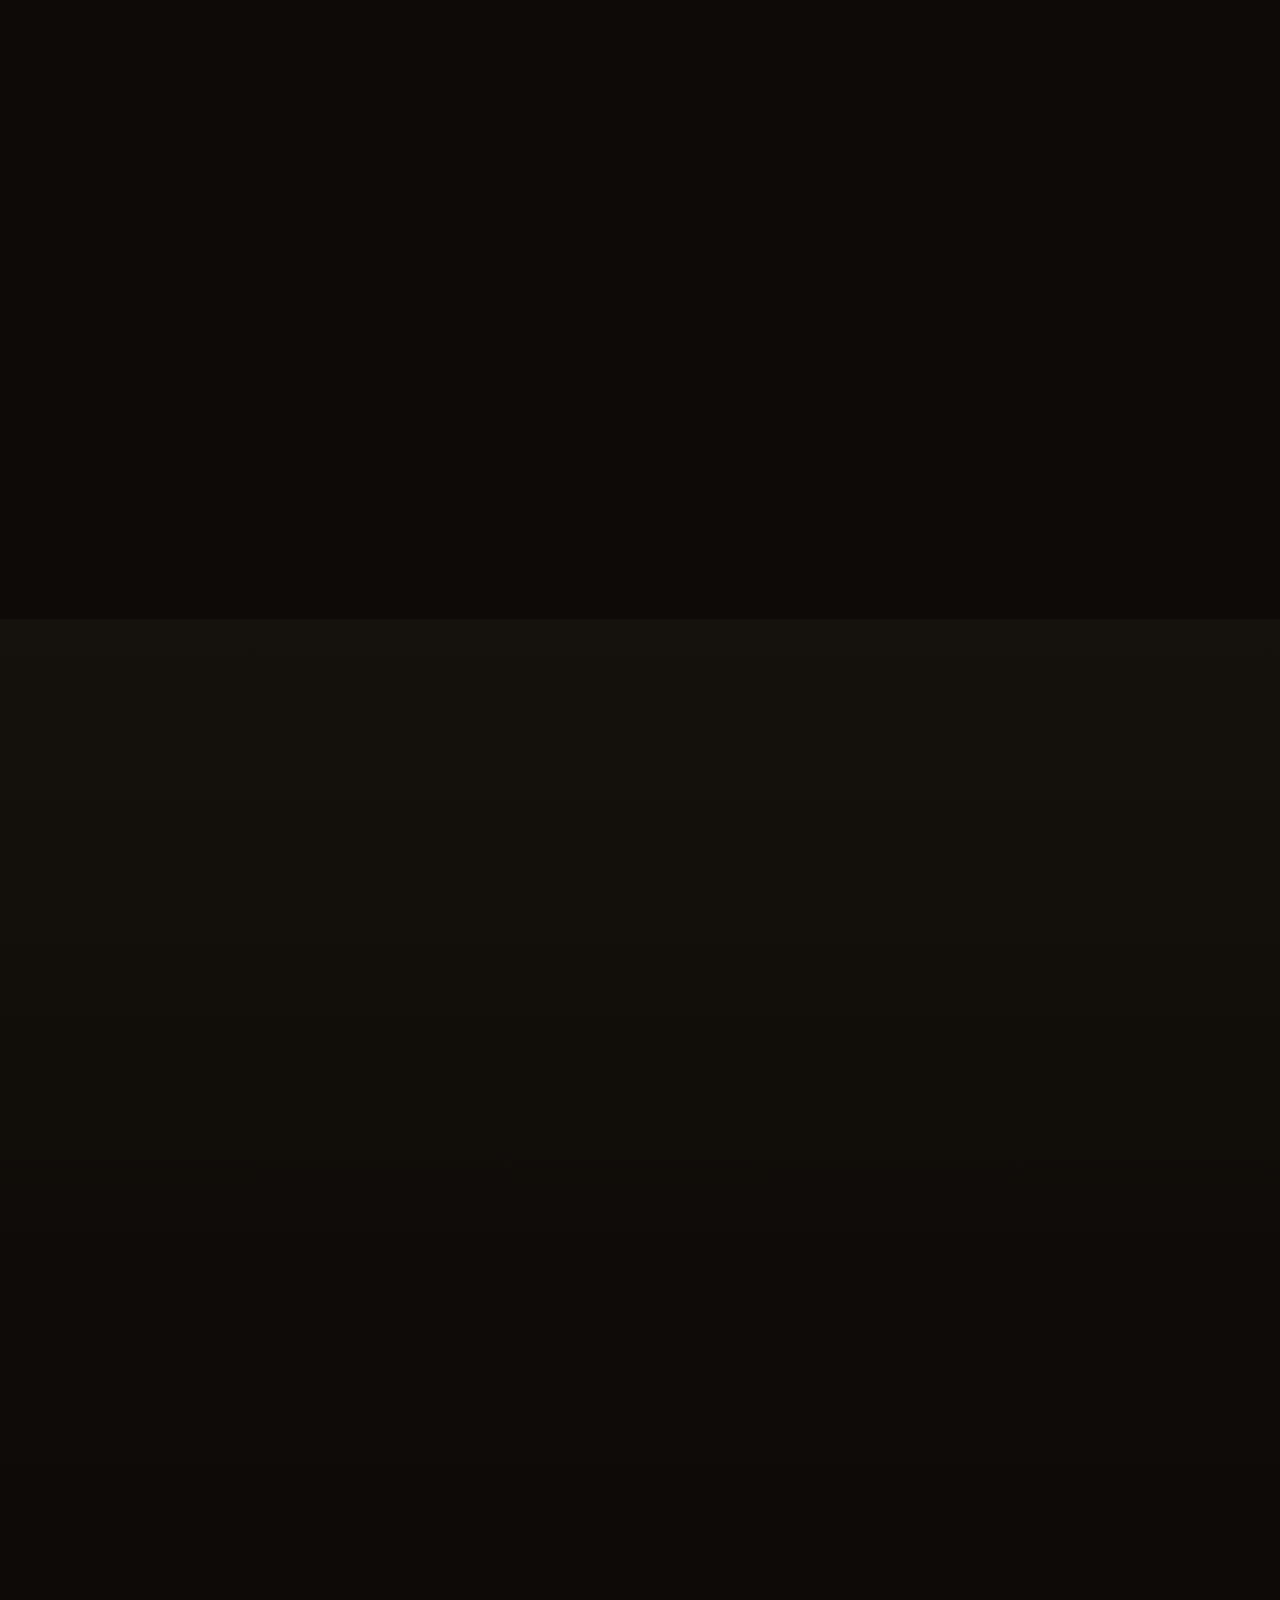
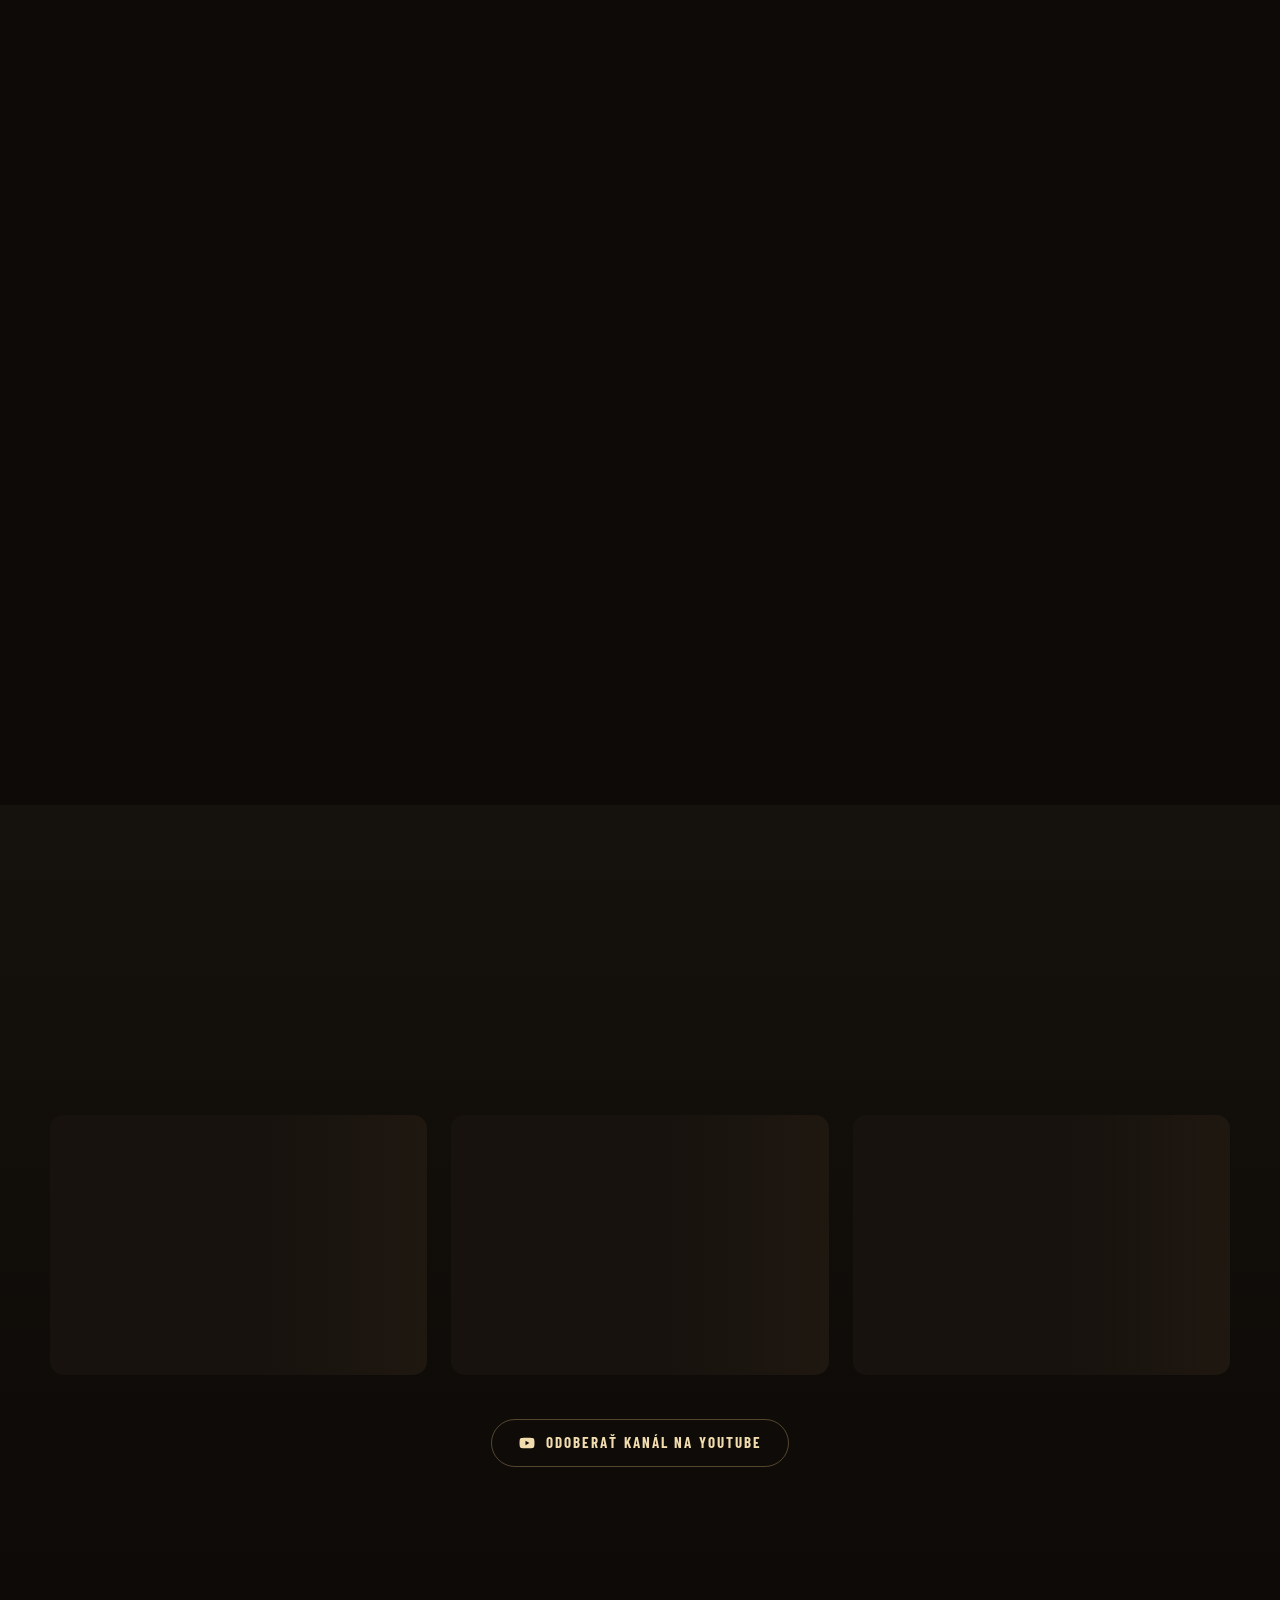
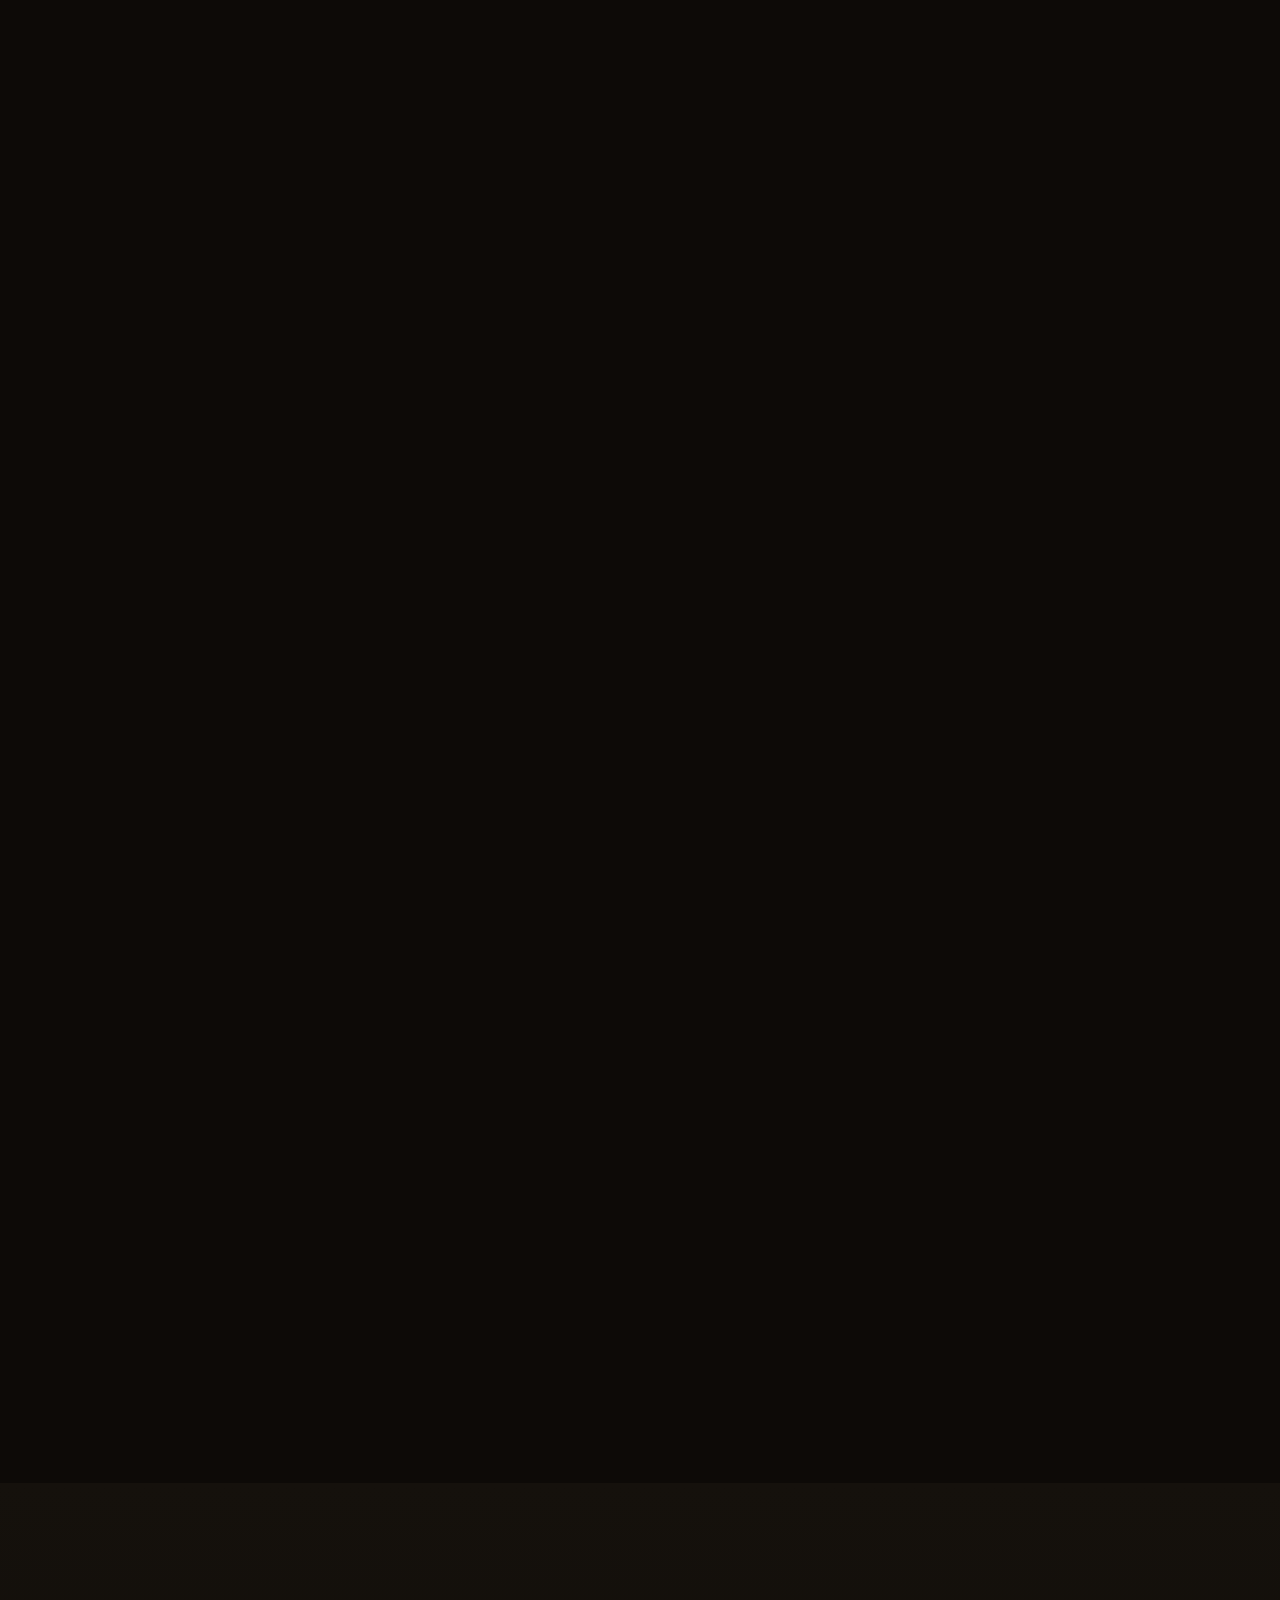
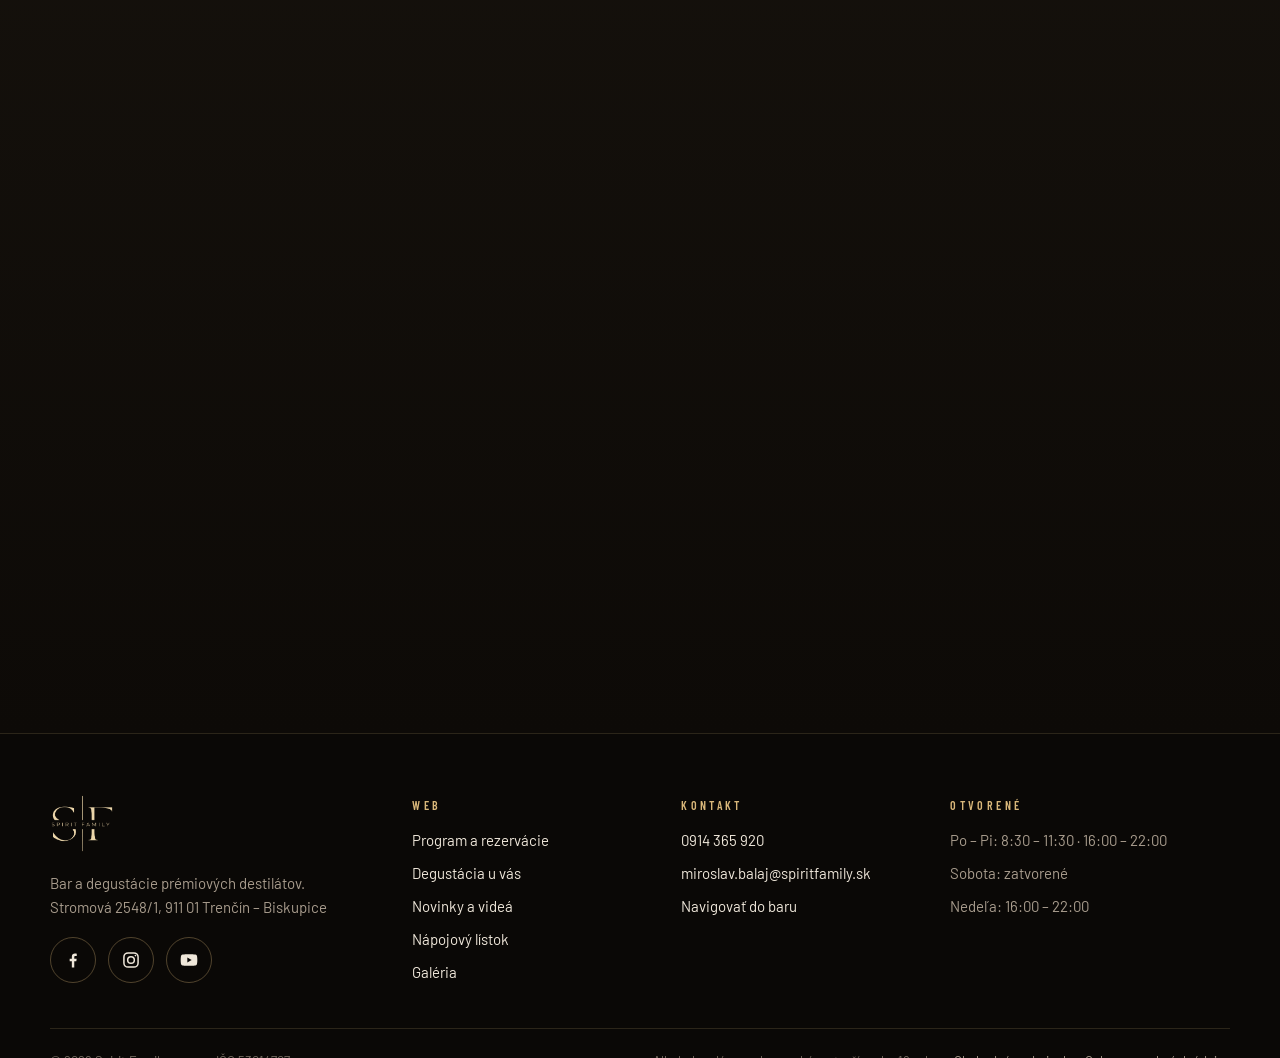
<file: galeria/index.html>
<!doctype html><meta charset="utf-8"><title>Spirit Family</title><link rel="canonical" href="https://spiritfamily.sk/index.html#galeria"><meta http-equiv="refresh" content="0; url=../index.html#galeria"><a href="../index.html#galeria">Pokračovať na spiritfamily.sk</a>
</file>
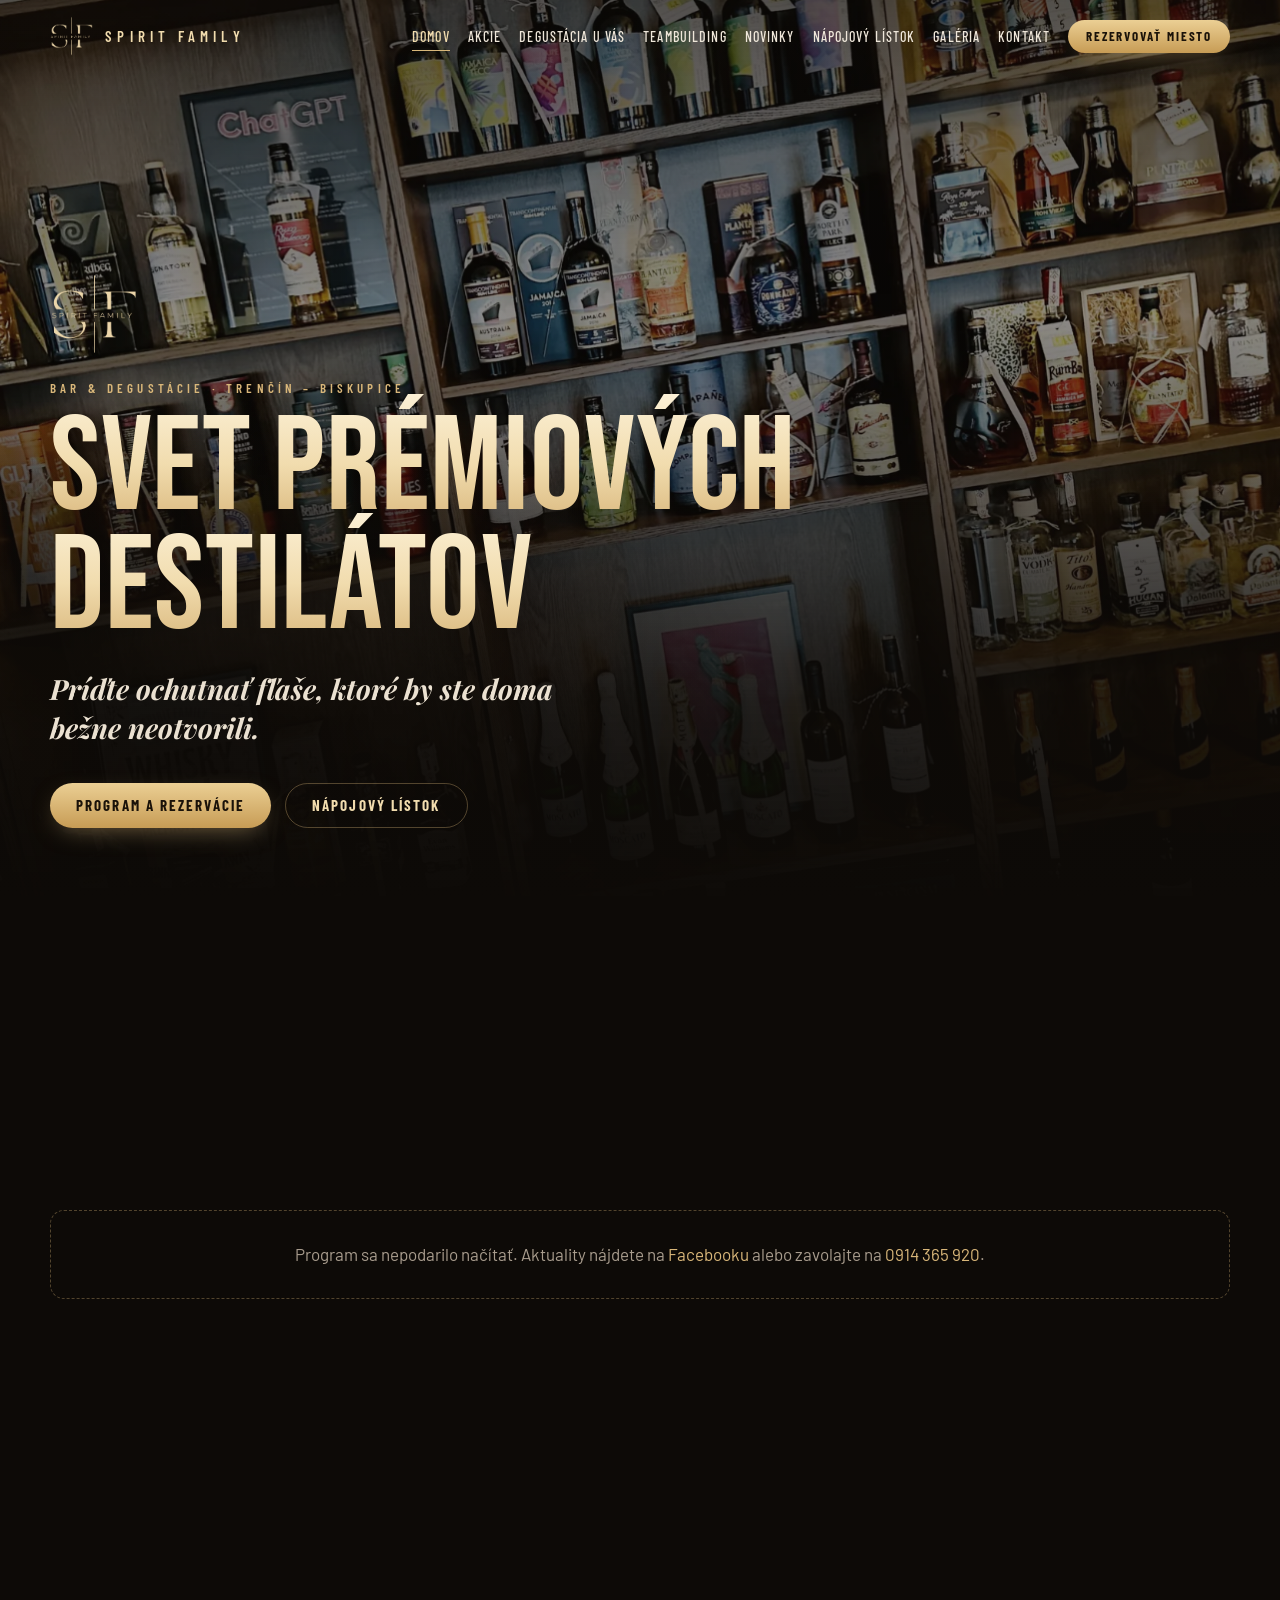
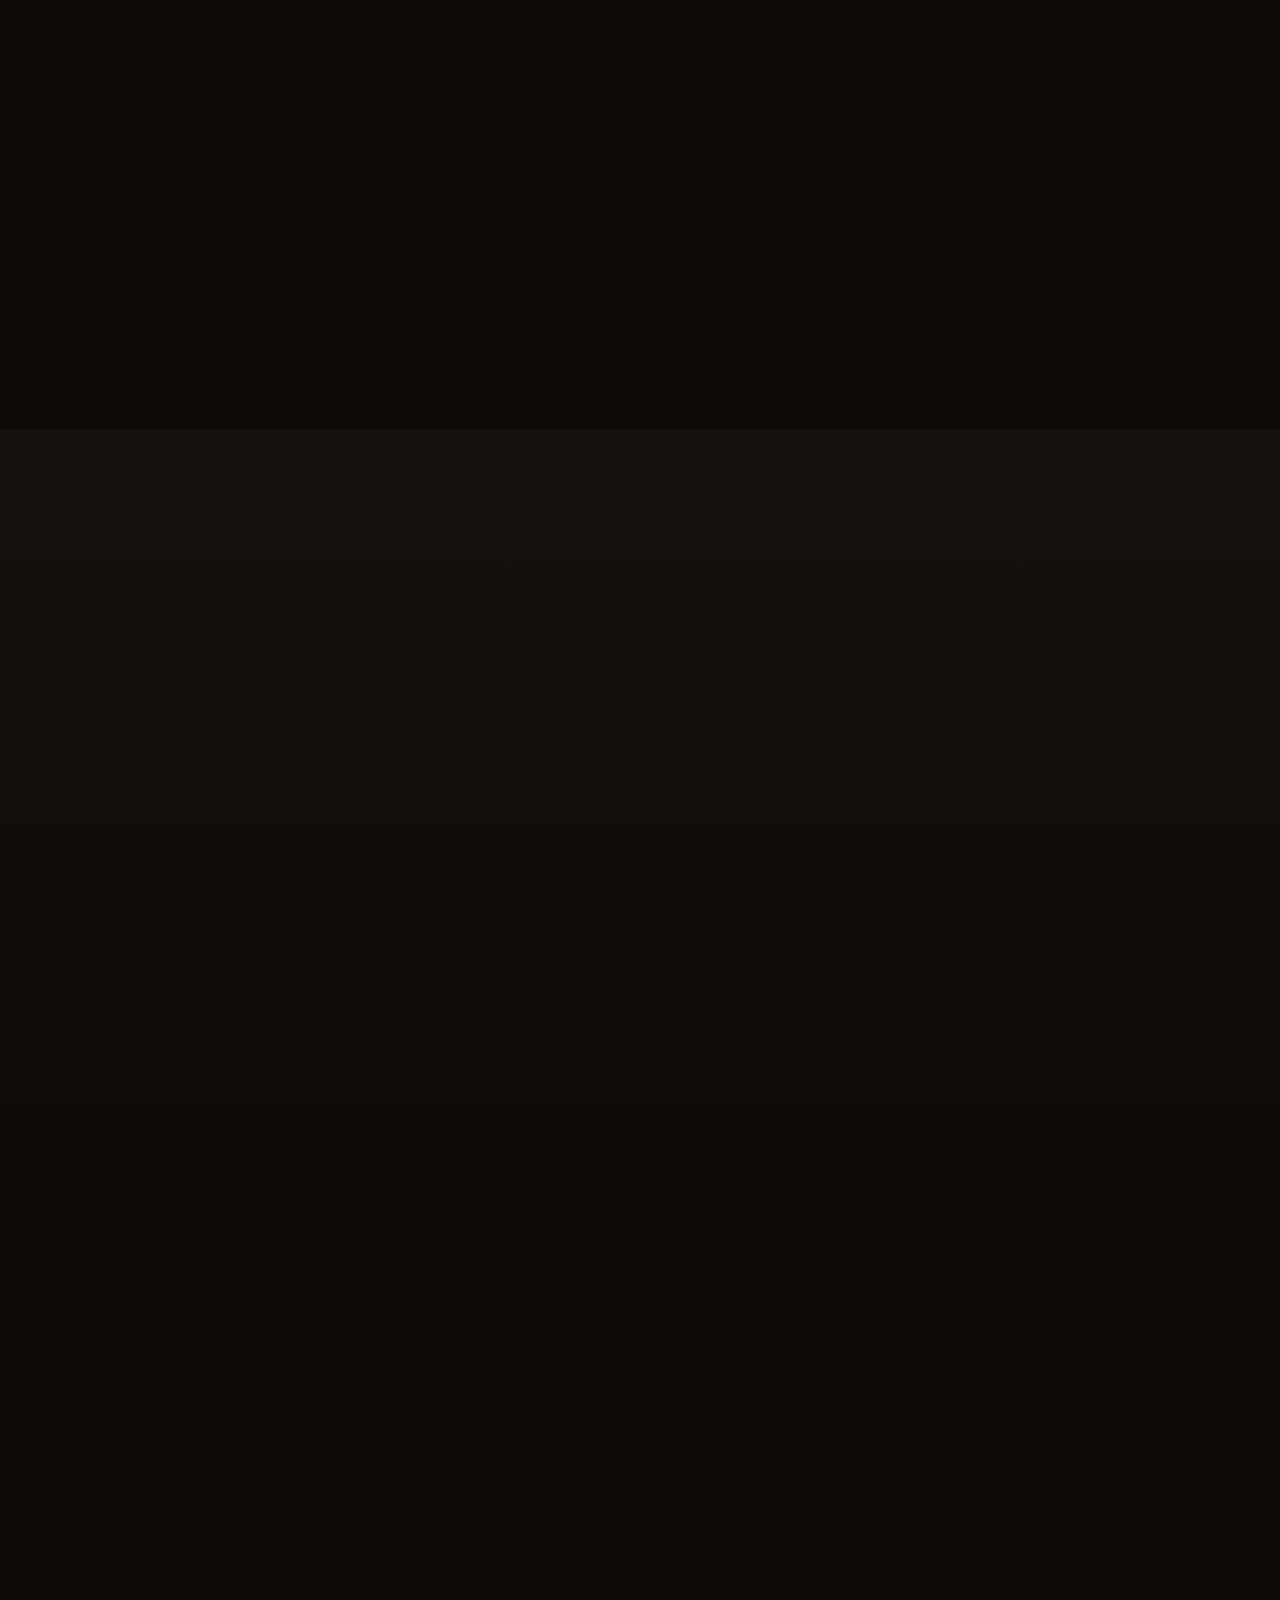
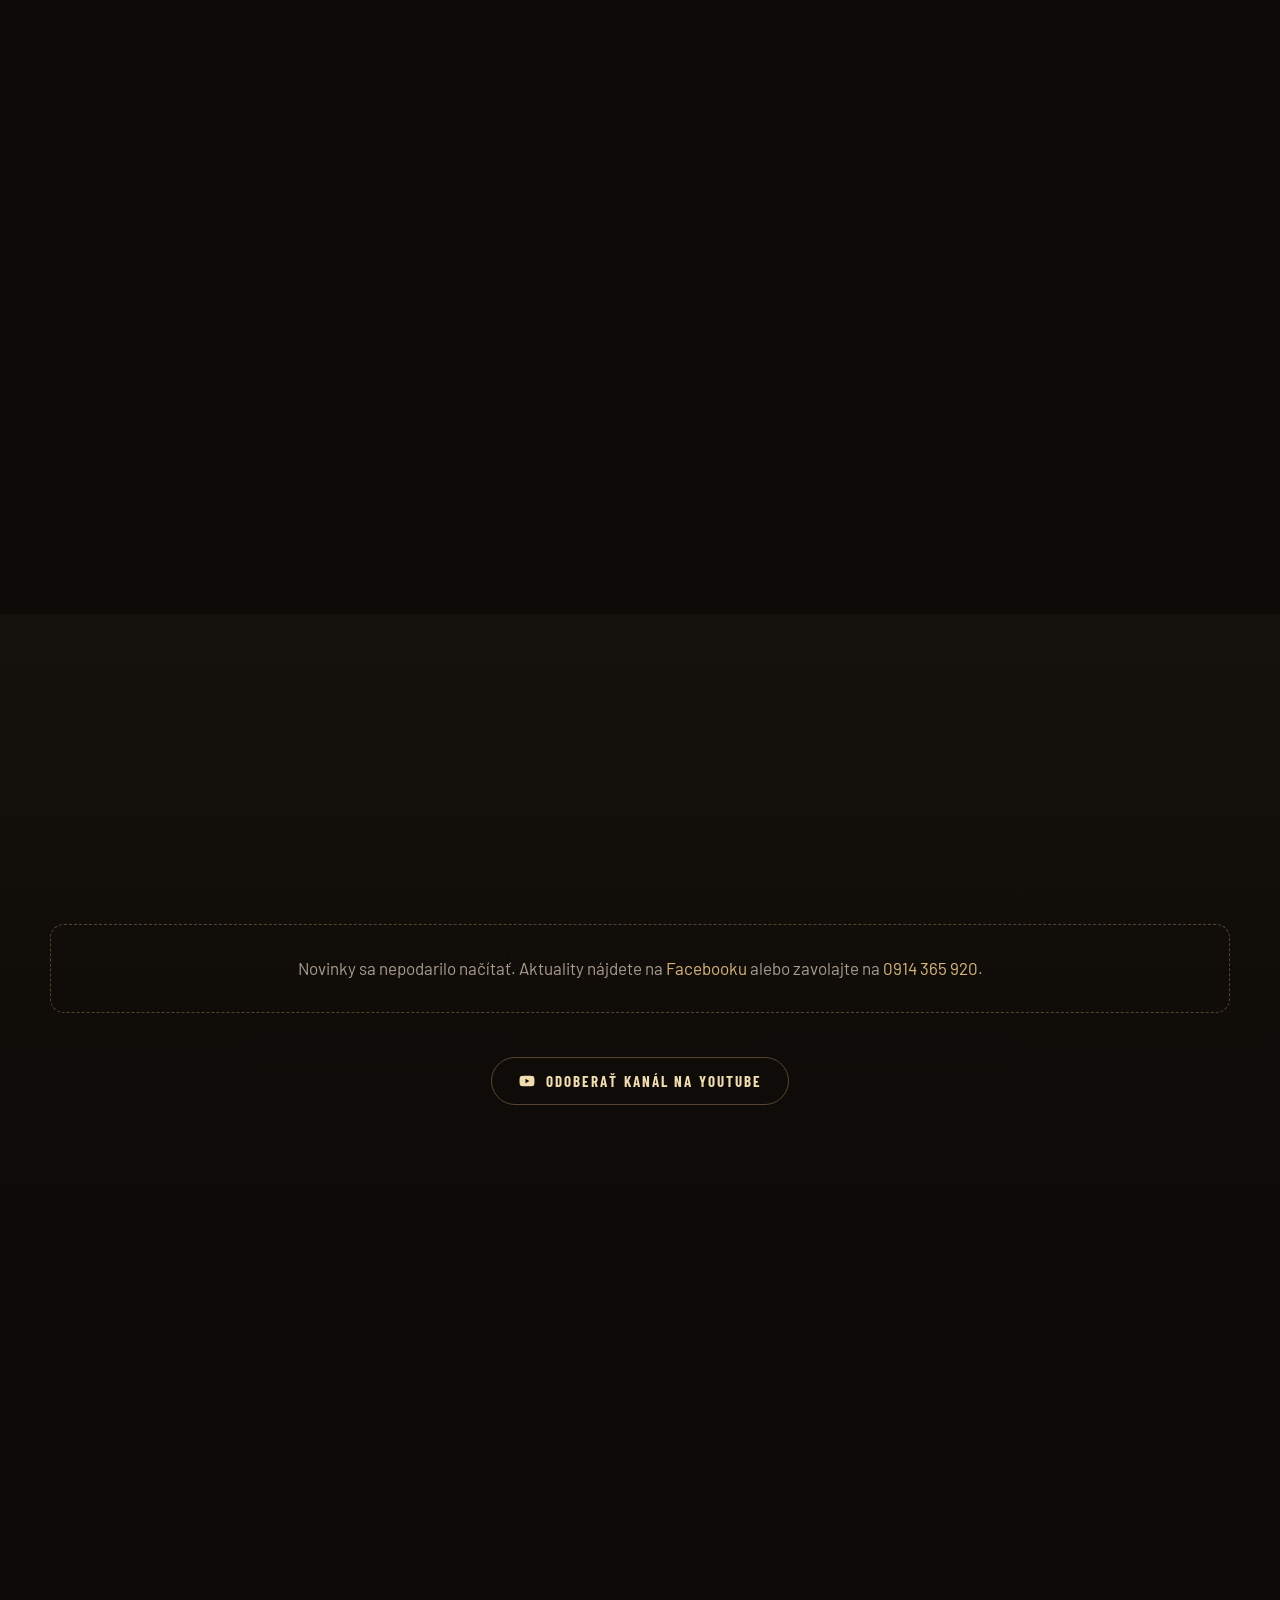
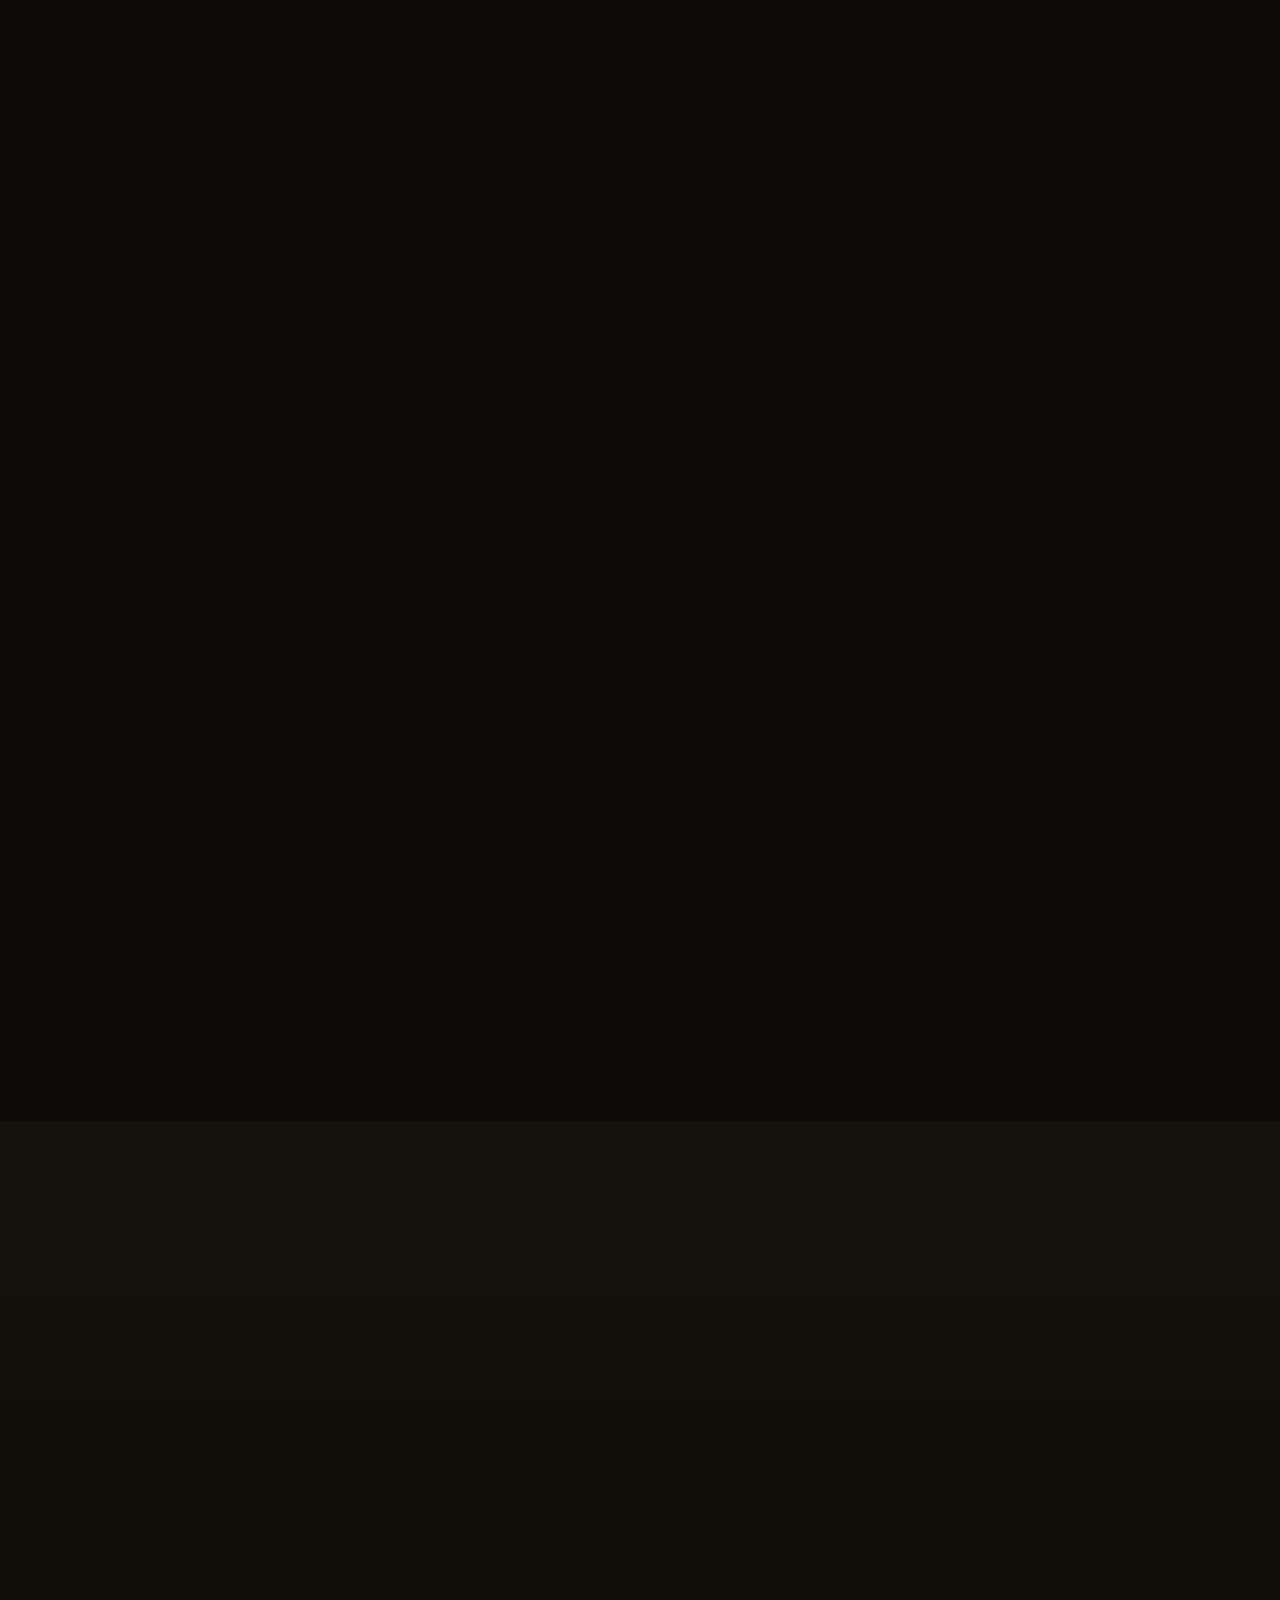
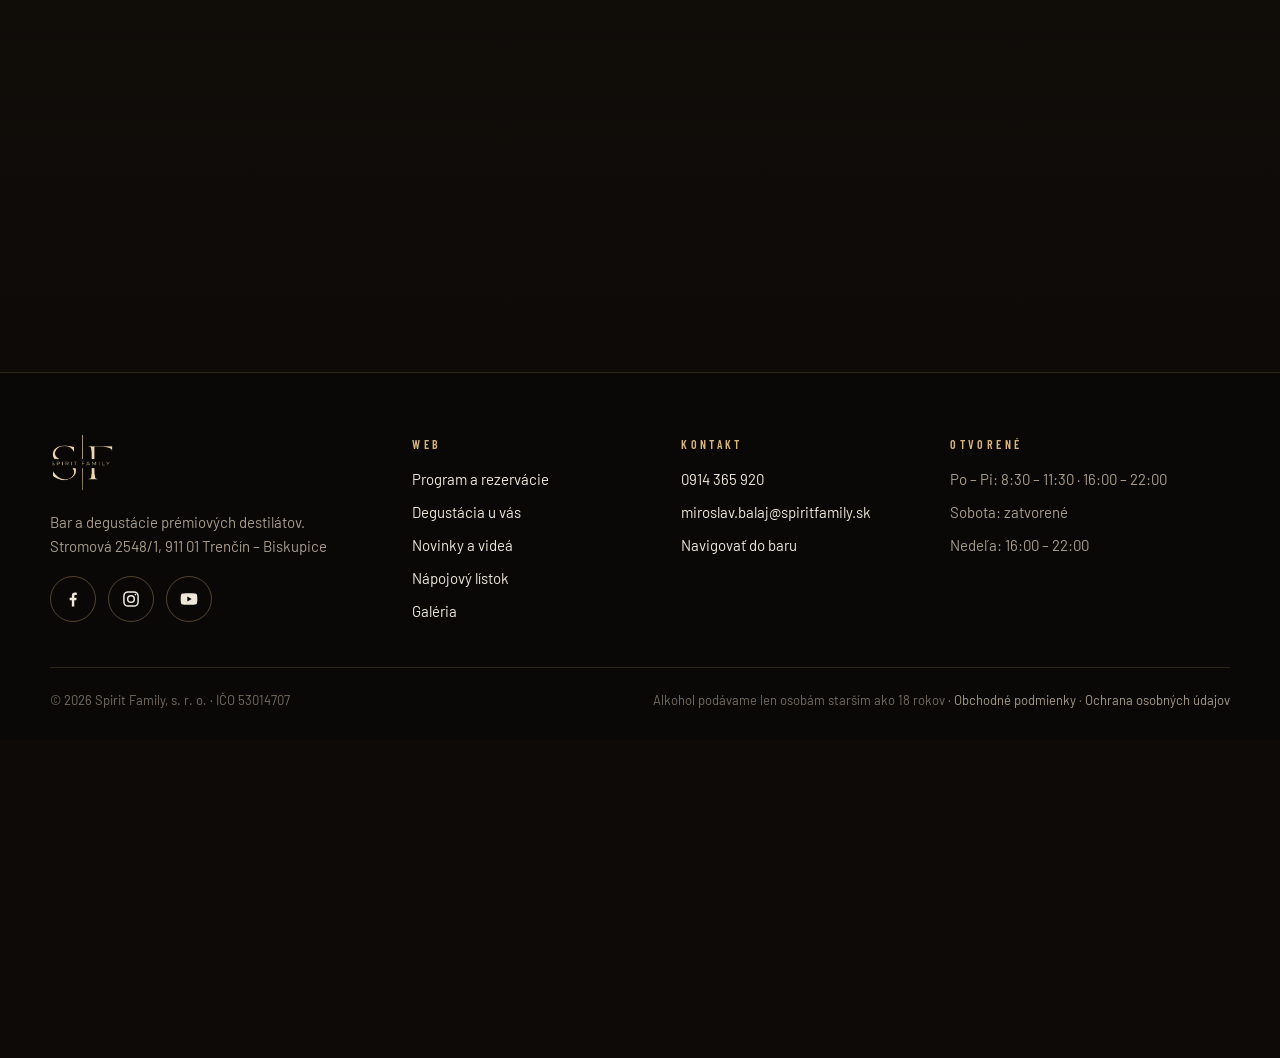
<file: hlasovanie/index.html>
<!doctype html><meta charset="utf-8"><title>Spirit Family</title><link rel="canonical" href="https://spiritfamily.sk/index.html"><meta http-equiv="refresh" content="0; url=../index.html"><a href="../index.html">Pokračovať na spiritfamily.sk</a>
</file>
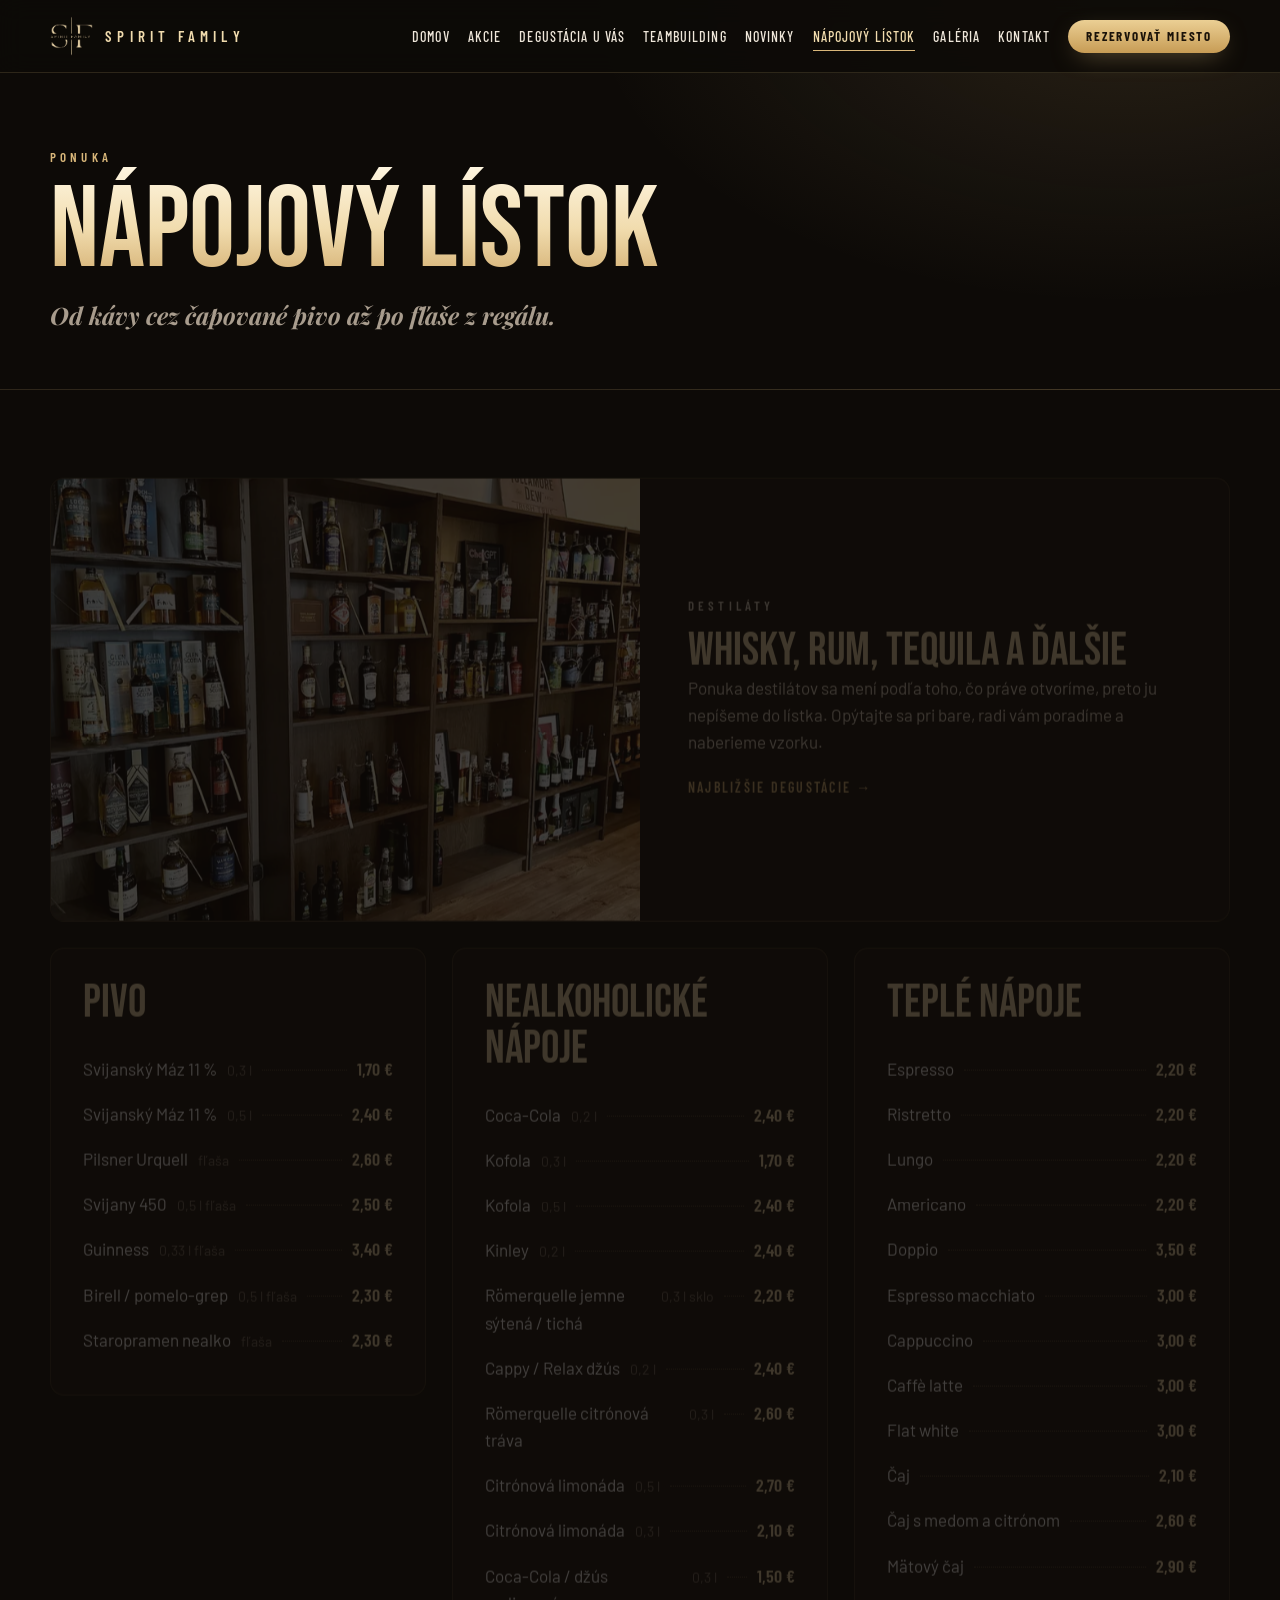
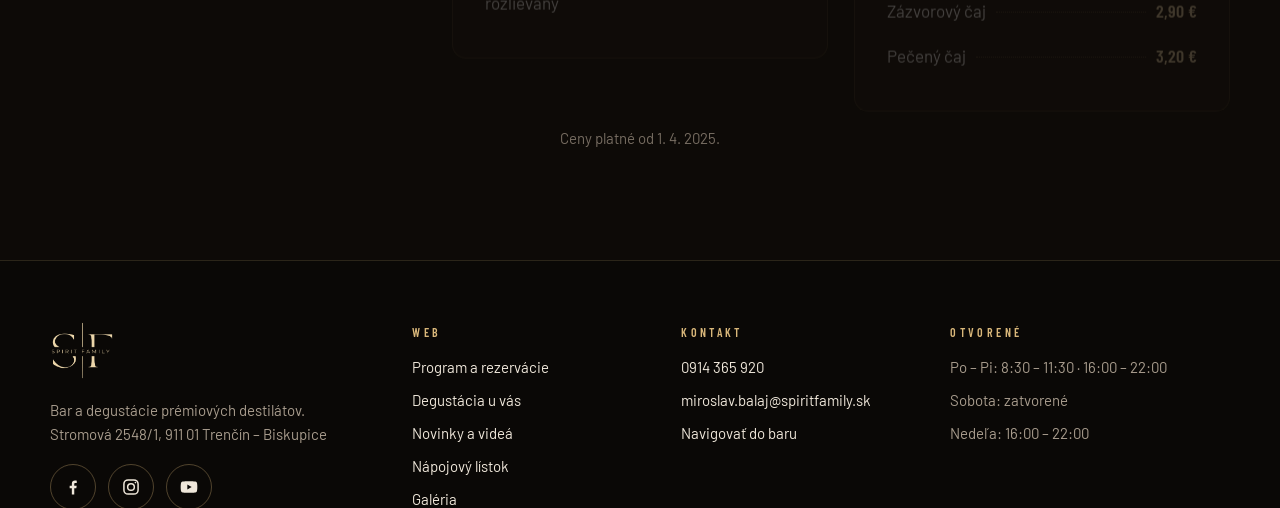
<file: nápojový-lístok/index.html>
<!doctype html><meta charset="utf-8"><title>Spirit Family</title><link rel="canonical" href="https://spiritfamily.sk/listok.html"><meta http-equiv="refresh" content="0; url=../listok.html"><a href="../listok.html">Pokračovať na spiritfamily.sk</a>
</file>
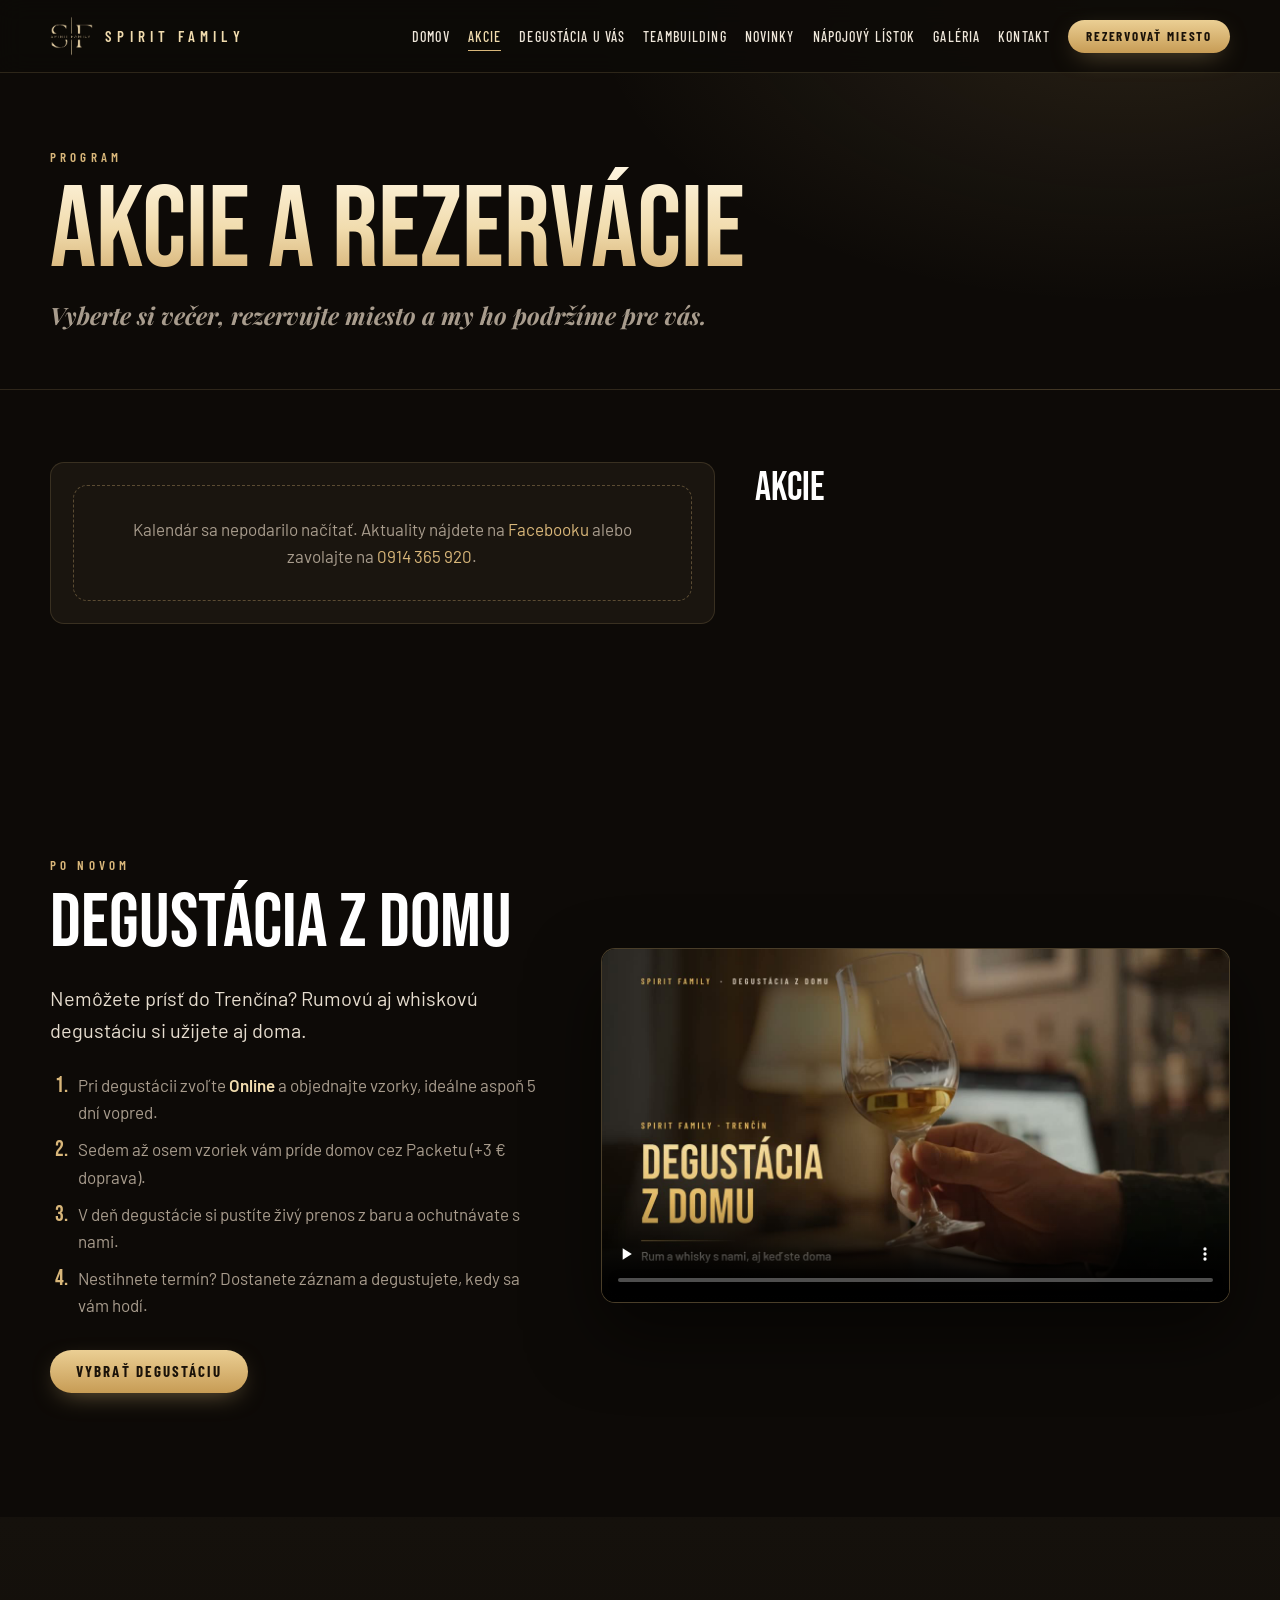
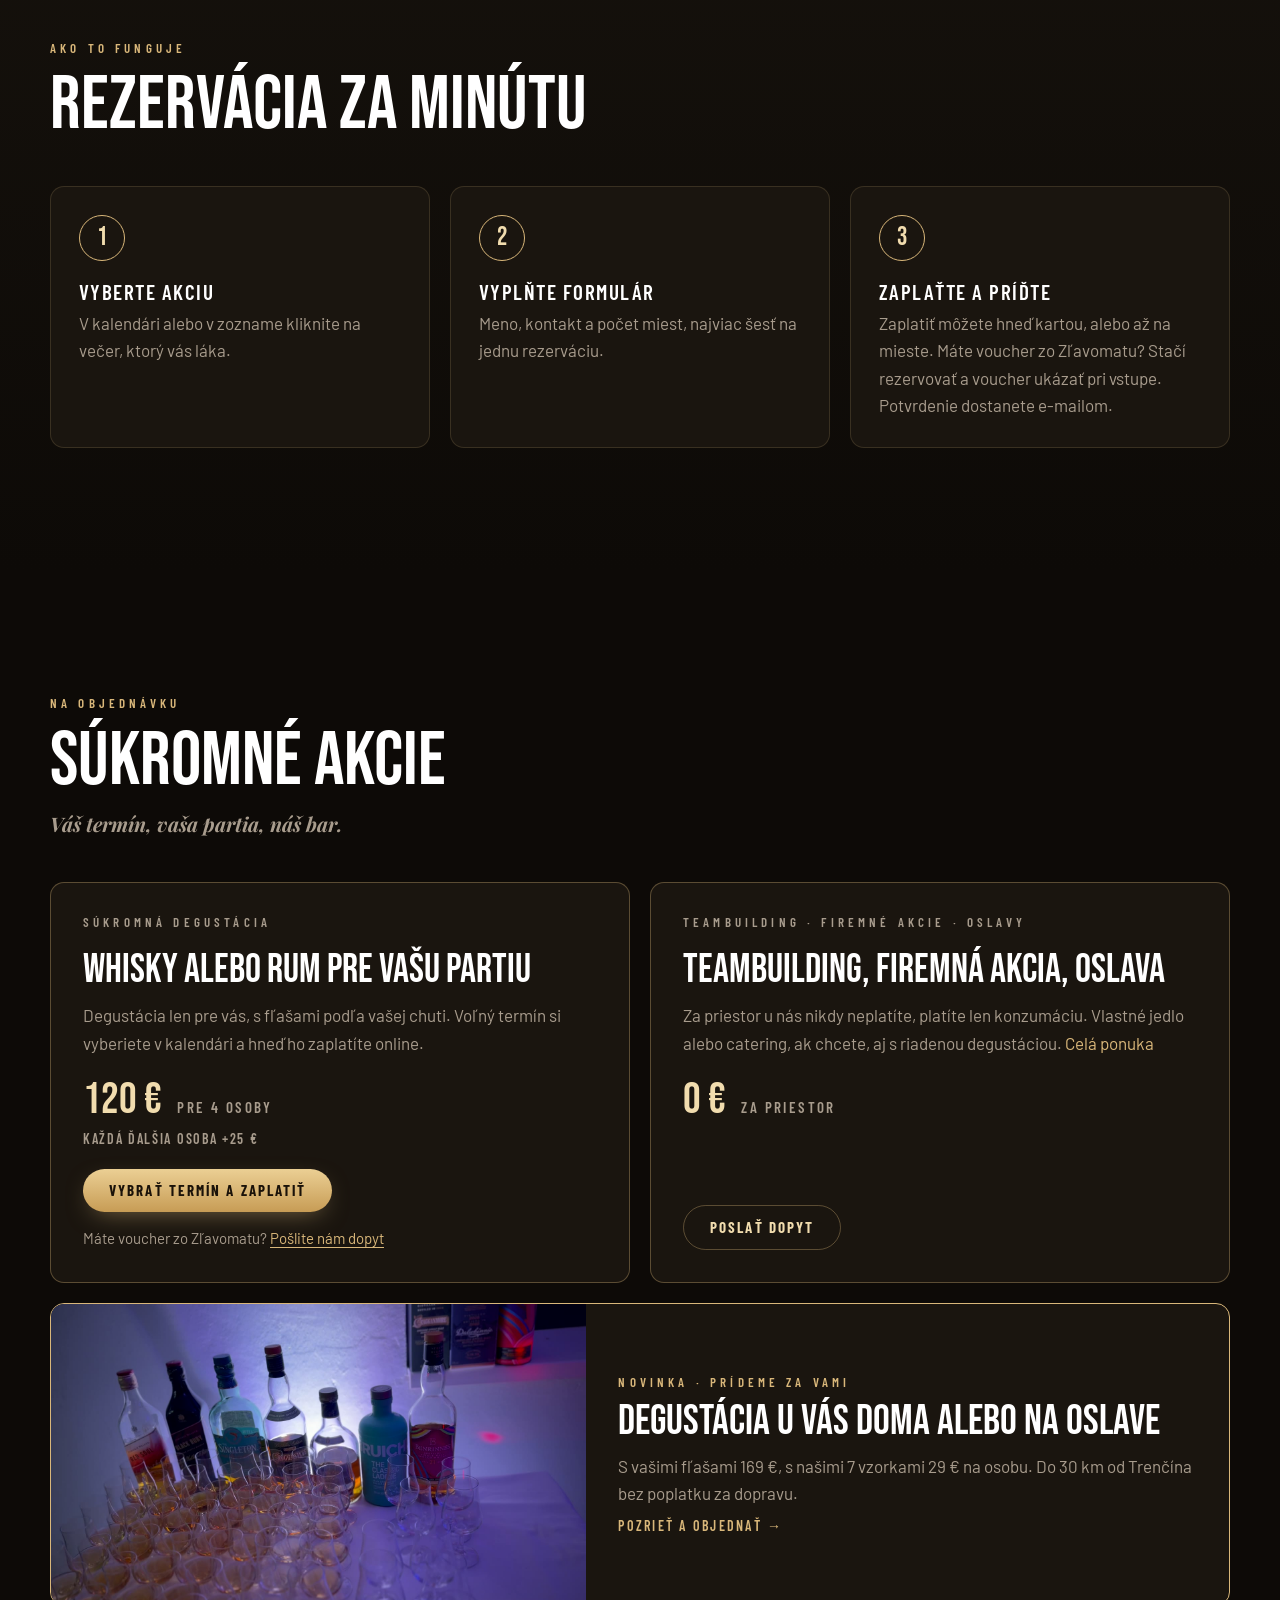
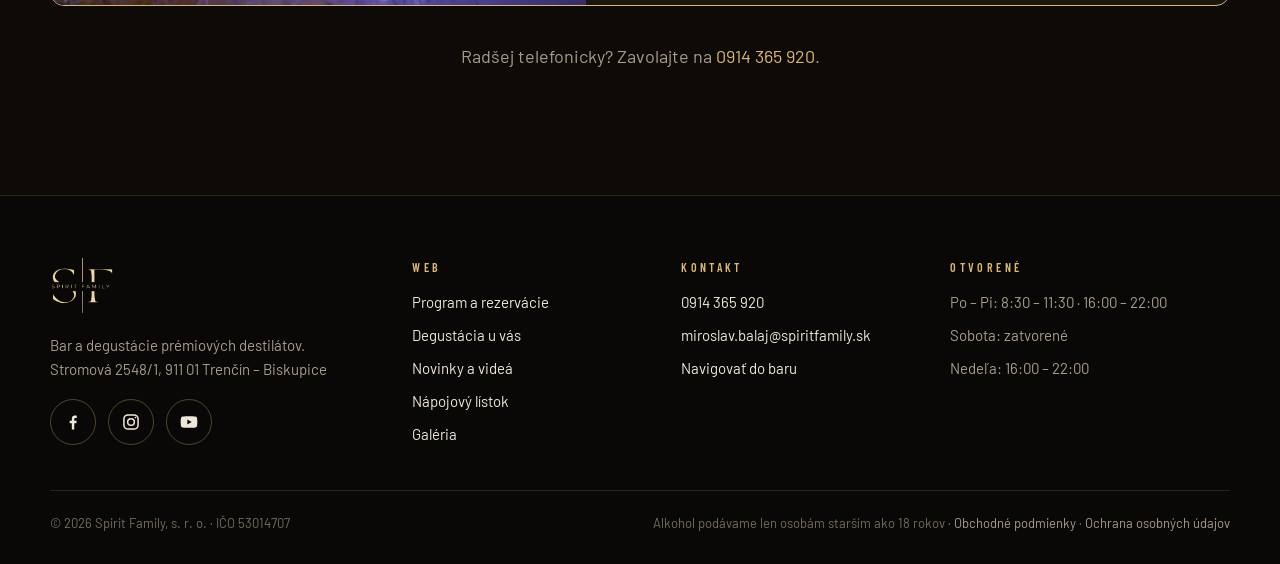
<file: akcie.html>
<!doctype html>
<html lang="sk">
<head>
<meta charset="utf-8">

<meta name="viewport" content="width=device-width, initial-scale=1">
<title>Program akcií a rezervácie | Spirit Family Trenčín</title>
<meta name="description" content="Kalendár degustácií a akcií v Spirit Family v Trenčíne. Vyberte si večer a rezervujte si miesto online.">
<link rel="canonical" href="https://spiritfamily.sk/akcie.html">
<meta name="theme-color" content="#0d0a07">
<link rel="icon" type="image/png" sizes="32x32" href="img/favicon-32.png">
<link rel="apple-touch-icon" href="img/apple-touch-icon.png">
<meta property="og:type" content="website">
<meta property="og:site_name" content="Spirit Family">
<meta property="og:locale" content="sk_SK">
<meta property="og:title" content="Program akcií a rezervácie | Spirit Family Trenčín">
<meta property="og:description" content="Kalendár degustácií a akcií v Spirit Family v Trenčíne. Vyberte si večer a rezervujte si miesto online.">
<meta property="og:url" content="https://spiritfamily.sk/akcie.html">
<meta property="og:image" content="https://spiritfamily.sk/img/og-image.jpg">
<meta property="og:image:width" content="1200">
<meta property="og:image:height" content="630">
<link rel="preload" href="fonts/BebasNeue-400-latin.woff2" as="font" type="font/woff2" crossorigin>
<link rel="stylesheet" href="assets/css/style.css?v=0b8065d7">
<script>document.documentElement.classList.add('js')</script>
<script type="application/ld+json">{"@context":"https://schema.org","@type":"BarOrPub","name":"Spirit Family","url":"https://spiritfamily.sk/","image":"https://spiritfamily.sk/img/og-image.jpg","telephone":"+421914365920","email":"miroslav.balaj@spiritfamily.sk","address":{"@type":"PostalAddress","streetAddress":"Stromová 2548/1","addressLocality":"Trenčín – Biskupice","postalCode":"911 01","addressCountry":"SK"},"openingHours":["Mo-Fr 08:30-11:30","Mo-Fr 16:00-22:00","Su 16:00-22:00"],"sameAs":["https://www.facebook.com/Spirit.Family.Trencin","https://instagram.com/spirit_family_tn","https://www.youtube.com/channel/UCdaCXXBIjzJ_YnHXy_MoJWQ"]}</script>
</head>
<body data-page="akcie" class="page-sub">
<a class="skip" href="#obsah">Preskočiť na obsah</a>
<header class="hdr" id="hdr">
  <div class="wrap hdr-in">
    <a class="brand" href="index.html" aria-label="Spirit Family – úvod"><img src="img/logo-zlate.png" alt="" width="44" height="40"><span>Spirit Family</span></a>
    <button class="burger" type="button" aria-expanded="false" aria-controls="nav" aria-label="Menu"><span></span><span></span><span></span></button>
    <nav class="nav" id="nav" aria-label="Hlavné menu">
      <a href="index.html" data-nav="index">Domov</a>
      <a href="akcie.html" data-nav="akcie" aria-current="page">Akcie</a>
      <a href="degustacia-u-vas.html" data-nav="degustacia-u-vas">Degustácia u vás</a>
      <a href="firemne-akcie.html" data-nav="firemne-akcie">Teambuilding</a>
      <a href="novinky.html" data-nav="novinky">Novinky</a>
      <a href="listok.html" data-nav="listok">Nápojový lístok</a>
      <a href="index.html#galeria">Galéria</a>
      <a href="index.html#kontakt">Kontakt</a>
      <a class="btn btn-sm" href="akcie.html">Rezervovať miesto</a>
    </nav>
  </div>
</header>
<main id="obsah">
  <section class="phero">
    <div class="wrap">
      <p class="eyebrow">Program</p>
      <h1 class="gold-text">Akcie a rezervácie</h1>
      <p class="serif-i">Vyberte si večer, rezervujte miesto a my ho podržíme pre vás.</p>
    </div>
  </section>

  <section class="sec sec-tight">
    <div class="wrap cal-wrap">
      <div class="cal" id="kalendar"><div class="skel" style="min-height:520px"></div></div>
      <div>
        <h2 class="list-title" id="zoznam-titul">Akcie</h2>
        <div class="mlist" id="zoznam" aria-live="polite"></div>
      </div>
    </div>
  </section>

  <section class="sec" id="online">
    <div class="wrap online-grid">
      <div class="rv">
        <p class="eyebrow">Po novom</p>
        <h2 class="h2">Degustácia z domu</h2>
        <p class="lead">Nemôžete prísť do Trenčína? Rumovú aj whiskovú degustáciu si užijete aj doma.</p>
        <ol class="online-kroky">
          <li>Pri degustácii zvoľte <strong>Online</strong> a objednajte vzorky, ideálne aspoň 5 dní vopred.</li>
          <li>Sedem až osem vzoriek vám príde domov cez Packetu (+3 € doprava).</li>
          <li>V deň degustácie si pustíte živý prenos z baru a ochutnávate s nami.</li>
          <li>Nestihnete termín? Dostanete záznam a degustujete, kedy sa vám hodí.</li>
        </ol>
        <a class="btn" href="#zoznam-titul">Vybrať degustáciu</a>
      </div>
      <div class="online-video rv">
        <video controls playsinline preload="none" poster="img/degustacia-z-domu.jpg" width="1280" height="720">
          <source src="assets/video/degustacia-z-domu.mp4" type="video/mp4">
        </video>
      </div>
    </div>
  </section>

  <section class="sec sec-alt">
    <div class="wrap">
      <div class="sec-head rv">
        <div>
          <p class="eyebrow">Ako to funguje</p>
          <h2>Rezervácia za minútu</h2>
        </div>
      </div>
      <ol class="steps rv">
        <li><span class="step-n">1</span><h3>Vyberte akciu</h3><p>V kalendári alebo v zozname kliknite na večer, ktorý vás láka.</p></li>
        <li><span class="step-n">2</span><h3>Vyplňte formulár</h3><p>Meno, kontakt a počet miest, najviac šesť na jednu rezerváciu.</p></li>
        <li><span class="step-n">3</span><h3>Zaplaťte a príďte</h3><p>Zaplatiť môžete hneď kartou, alebo až na mieste. Máte voucher zo Zľavomatu? Stačí rezervovať a voucher ukázať pri vstupe. Potvrdenie dostanete e-mailom.</p></li>
      </ol>
    </div>
  </section>

  <section class="sec" id="sukromne">
    <div class="wrap">
      <div class="sec-head rv">
        <div>
          <p class="eyebrow">Na objednávku</p>
          <h2>Súkromné akcie</h2>
          <p class="serif-i">Váš termín, vaša partia, náš bar.</p>
        </div>
      </div>
      <div class="priv-grid rv">
        <article class="priv-card">
          <p class="eyebrow">Súkromná degustácia</p>
          <h3>Whisky alebo rum pre vašu partiu</h3>
          <p>Degustácia len pre vás, s fľašami podľa vašej chuti. Voľný termín si vyberiete v kalendári a hneď ho zaplatíte online.</p>
          <p class="priv-price"><span>120 €</span> pre 4 osoby</p>
          <p class="priv-extra">Každá ďalšia osoba +25 €</p>
          <button class="btn" type="button" data-sukromna>Vybrať termín a zaplatiť</button>
          <p class="priv-alt">Máte voucher zo Zľavomatu? <button class="link-btn" type="button" data-dopyt="degustacia">Pošlite nám dopyt</button></p>
        </article>
        <article class="priv-card">
          <p class="eyebrow">Teambuilding · firemné akcie · oslavy</p>
          <h3>Teambuilding, firemná akcia, oslava</h3>
          <p>Za priestor u nás nikdy neplatíte, platíte len konzumáciu. Vlastné jedlo alebo catering, ak chcete, aj s riadenou degustáciou. <a href="firemne-akcie.html">Celá ponuka</a></p>
          <p class="priv-price"><span>0 €</span> za priestor</p>
          <button class="btn btn-ghost" type="button" data-dopyt="podujatie">Poslať dopyt</button>
        </article>
      </div>
      <a class="priv-wide rv" href="degustacia-u-vas.html">
        <img src="img/degustacia-u-vas.jpg" alt="" loading="lazy" width="1600" height="900">
        <span>
          <span class="eyebrow">Novinka · prídeme za vami</span>
          <strong>Degustácia u vás doma alebo na oslave</strong>
          <span>S vašimi fľašami 169 €, s našimi 7 vzorkami 29 € na osobu. Do 30 km od Trenčína bez poplatku za dopravu.</span>
          <span class="link-arrow">Pozrieť a objednať</span>
        </span>
      </a>
      <p class="note-center rv">Radšej telefonicky? Zavolajte na <a href="tel:+421914365920">0914 365 920</a>.</p>
    </div>
  </section>
</main>
<footer class="ftr">
  <div class="wrap ftr-in">
    <div>
      <img class="ftr-logo" src="img/logo-zlate.png" alt="Spirit Family" width="64" height="59" loading="lazy">
      <p>Bar a degustácie prémiových destilátov.<br>Stromová 2548/1, 911 01 Trenčín – Biskupice</p>
      <div class="socials">
        <a href="https://www.facebook.com/Spirit.Family.Trencin" target="_blank" rel="noopener" aria-label="Facebook"><svg viewBox="0 0 24 24" fill="currentColor"><path d="M13.5 21v-7.5h2.5l.4-3h-2.9V8.6c0-.9.3-1.5 1.5-1.5h1.5V4.4c-.3 0-1.2-.1-2.2-.1-2.2 0-3.7 1.3-3.7 3.8v2.4H8v3h2.6V21z"/></svg></a>
        <a href="https://instagram.com/spirit_family_tn" target="_blank" rel="noopener" aria-label="Instagram"><svg viewBox="0 0 24 24" fill="none" stroke="currentColor" stroke-width="1.8"><rect x="3.5" y="3.5" width="17" height="17" rx="5"/><circle cx="12" cy="12" r="4"/><circle cx="17.3" cy="6.7" r="1" fill="currentColor" stroke="none"/></svg></a>
        <a href="https://www.youtube.com/channel/UCdaCXXBIjzJ_YnHXy_MoJWQ" target="_blank" rel="noopener" aria-label="YouTube"><svg viewBox="0 0 24 24" fill="currentColor"><path d="M21.6 7.2a2.5 2.5 0 0 0-1.8-1.8C18.2 5 12 5 12 5s-6.2 0-7.8.4a2.5 2.5 0 0 0-1.8 1.8A26 26 0 0 0 2 12a26 26 0 0 0 .4 4.8 2.5 2.5 0 0 0 1.8 1.8C5.8 19 12 19 12 19s6.2 0 7.8-.4a2.5 2.5 0 0 0 1.8-1.8A26 26 0 0 0 22 12a26 26 0 0 0-.4-4.8zM10 15V9l5.2 3z"/></svg></a>
      </div>
    </div>
    <div>
      <h4>Web</h4>
      <ul>
        <li><a href="akcie.html">Program a rezervácie</a></li>
        <li><a href="degustacia-u-vas.html">Degustácia u vás</a></li>
        <li><a href="novinky.html">Novinky a videá</a></li>
        <li><a href="listok.html">Nápojový lístok</a></li>
        <li><a href="index.html#galeria">Galéria</a></li>
      </ul>
    </div>
    <div>
      <h4>Kontakt</h4>
      <ul>
        <li><a href="tel:+421914365920">0914 365 920</a></li>
        <li><a href="mailto:miroslav.balaj@spiritfamily.sk">miroslav.balaj@spiritfamily.sk</a></li>
        <li><a href="https://maps.app.goo.gl/JjSfpsN3cdoqJxaj6" target="_blank" rel="noopener">Navigovať do baru</a></li>
      </ul>
    </div>
    <div>
      <h4>Otvorené</h4>
      <ul class="ftr-hours">
        <li>Po – Pi: 8:30 – 11:30 · 16:00 – 22:00</li>
        <li>Sobota: zatvorené</li>
        <li>Nedeľa: 16:00 – 22:00</li>
      </ul>
    </div>
  </div>
  <div class="wrap ftr-bottom">
    <span>&copy; <span data-rok>2026</span> Spirit Family, s. r. o. · IČO 53014707</span>
    <span>Alkohol podávame len osobám starším ako 18 rokov · <a href="podmienky.html">Obchodné podmienky</a> · <a href="ochrana-udajov.html">Ochrana osobných údajov</a></span>
  </div>
</footer>
<script src="assets/js/config.js?v=0b8065d7"></script>
<script src="assets/js/app.js?v=0b8065d7"></script>
</body>
</html>
</file>
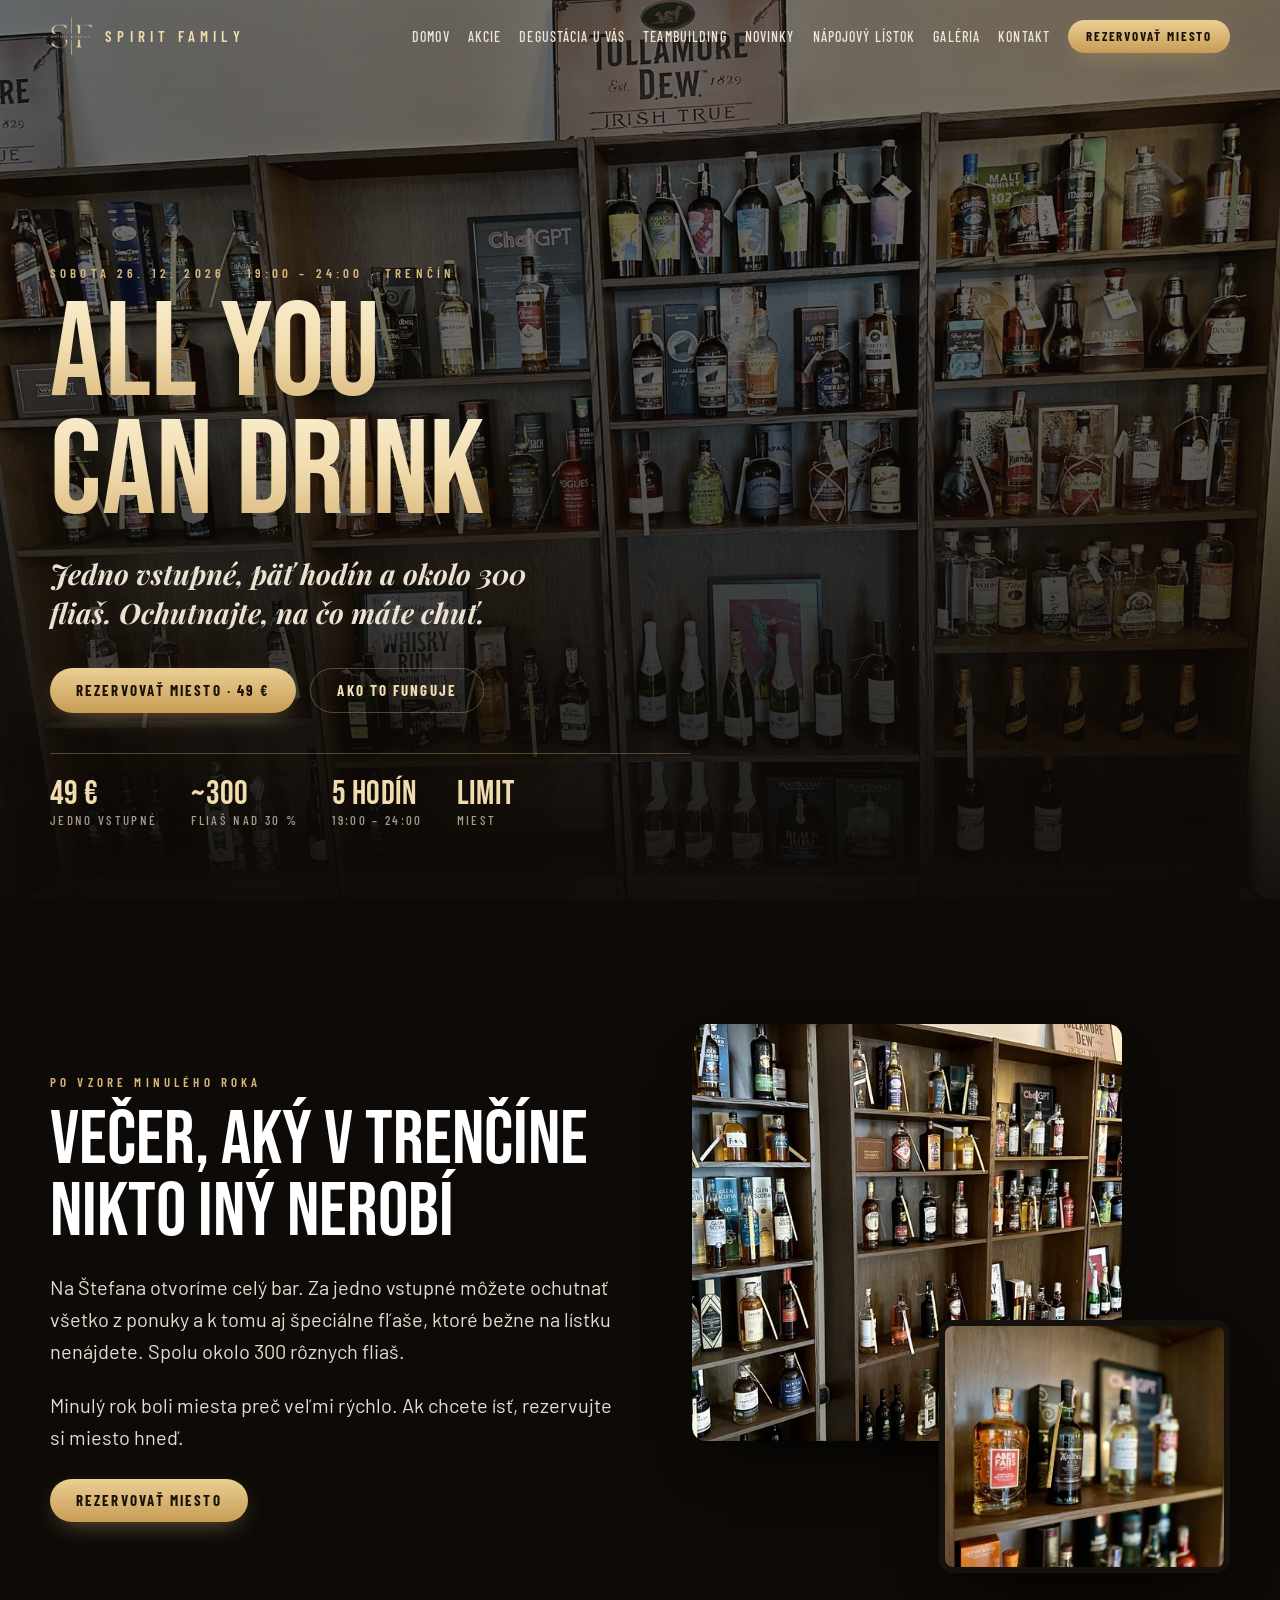
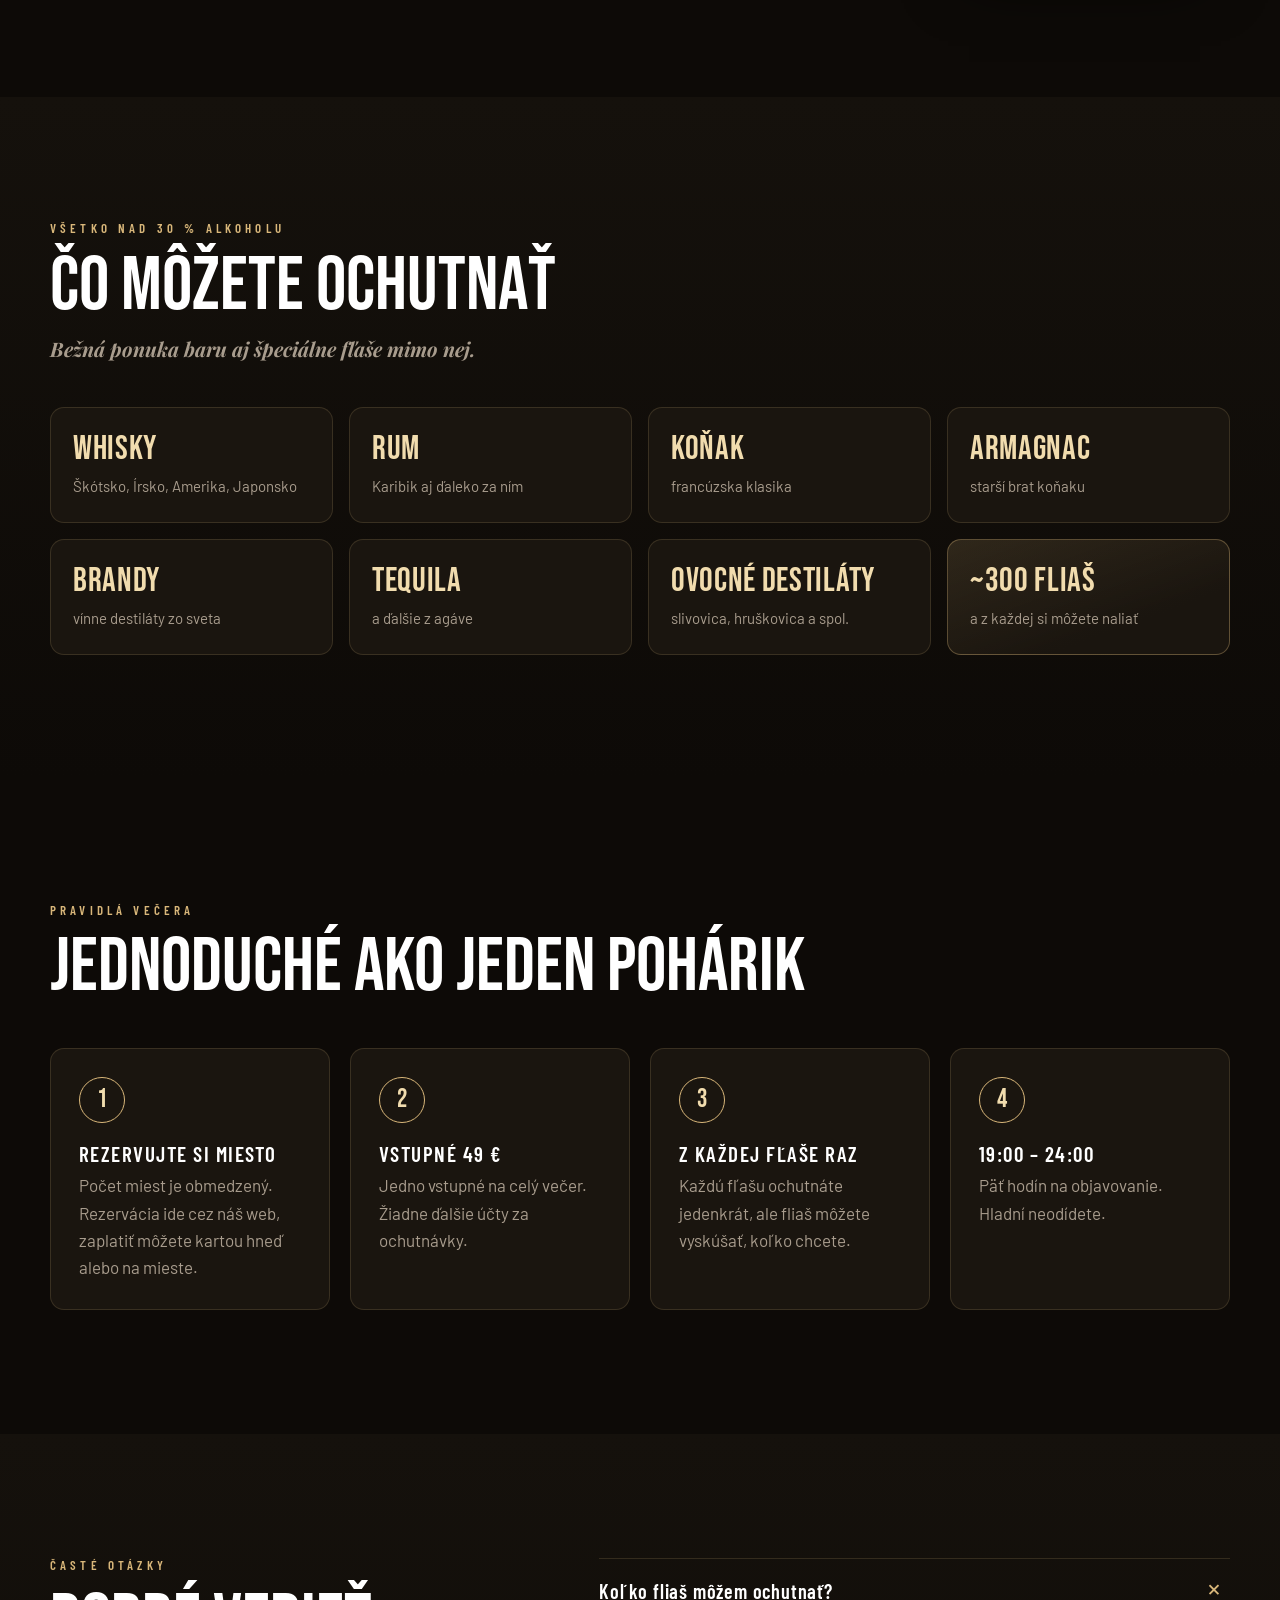
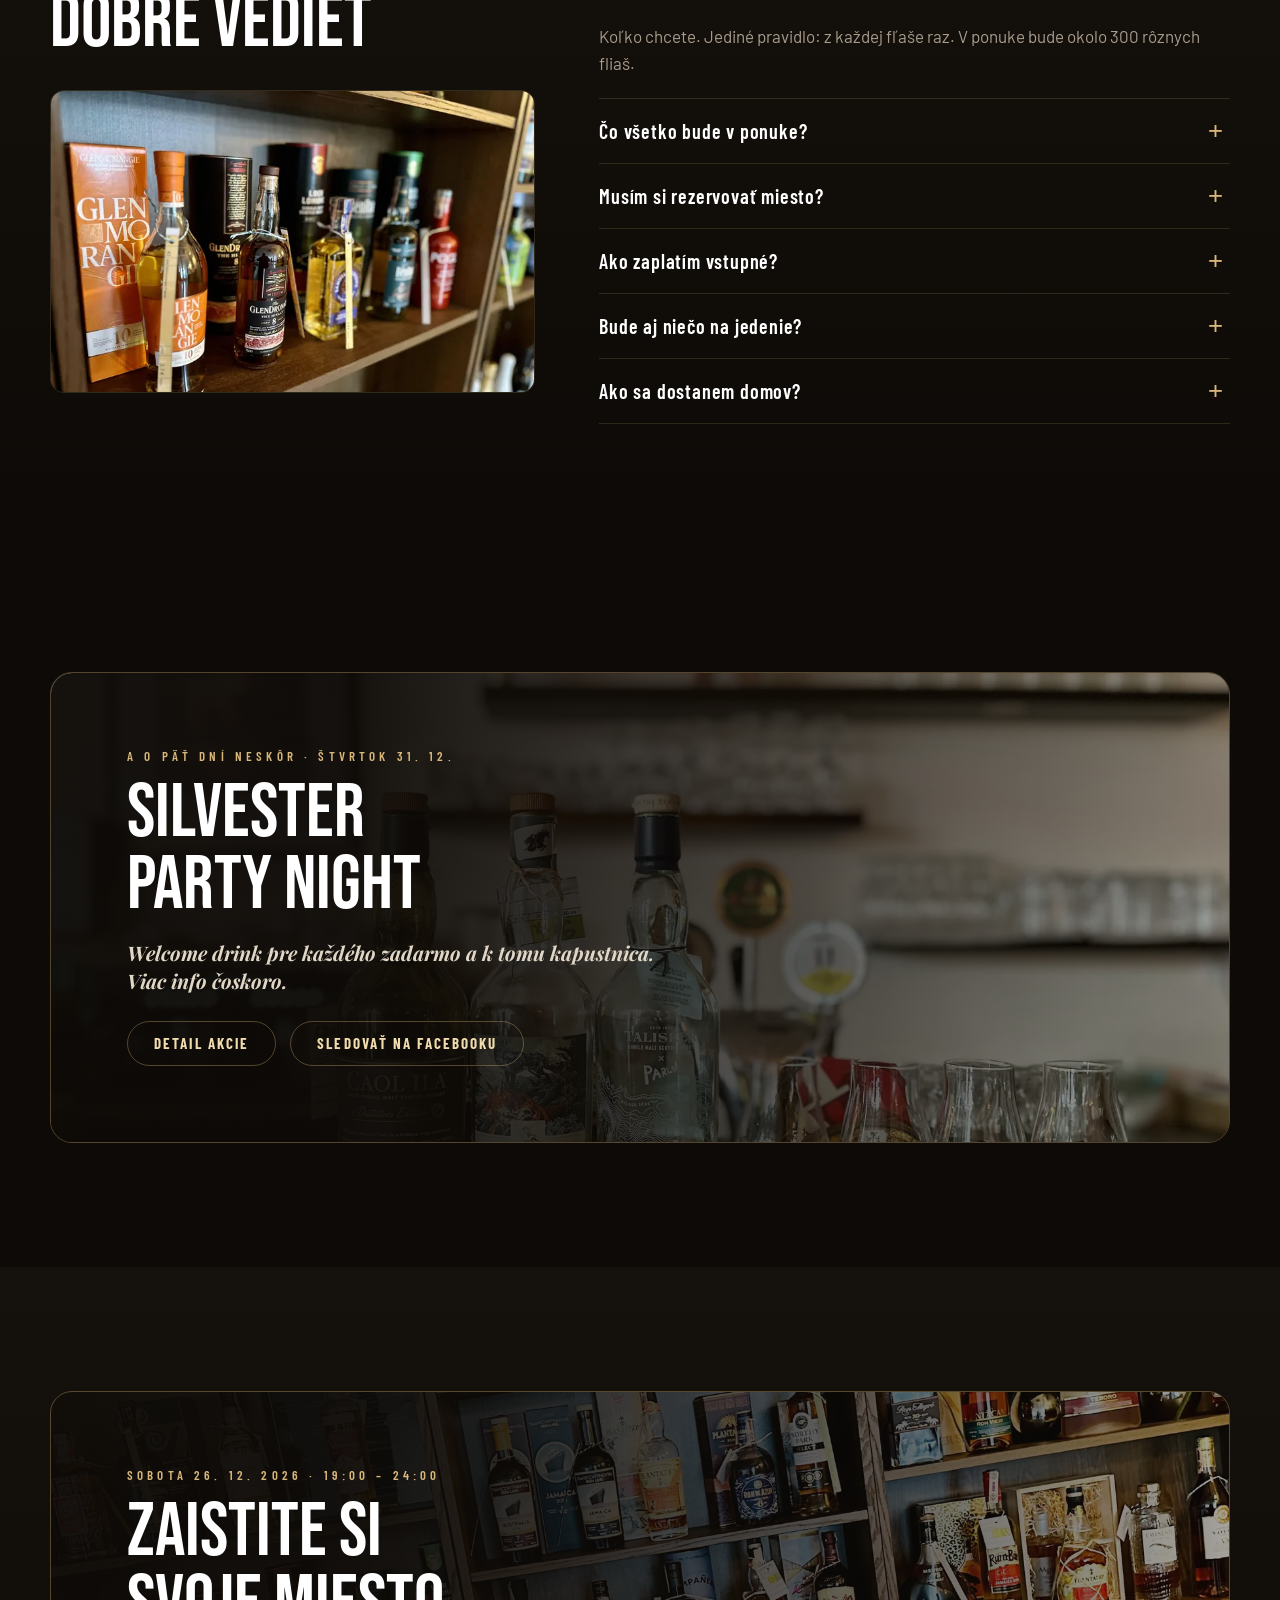
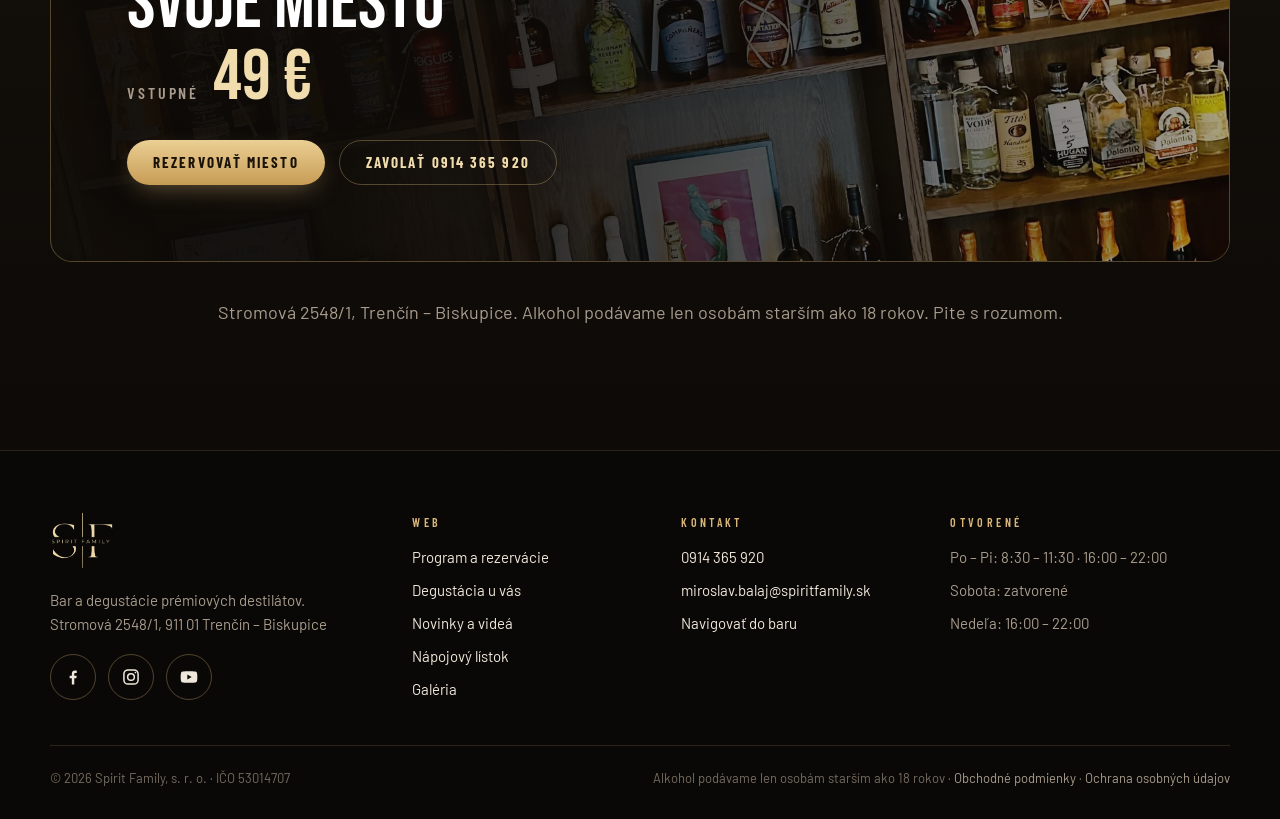
<file: all-you-can-drink.html>
<!doctype html>
<html lang="sk">
<head>
<meta charset="utf-8">
<meta property="og:image" content="https://spiritfamily.sk/img/all-you-can-drink-og.jpg">
<meta name="viewport" content="width=device-width, initial-scale=1">
<title>All You Can Drink 26. 12. 2026 – 300 fliaš za 49 € | Spirit Family Trenčín</title>
<meta name="description" content="Sobota 26. 12. 2026 od 19:00 do 24:00 v Spirit Family Trenčín: jedno vstupné 49 € a okolo 300 fliaš whisky, rumu, koňaku, armagnacu, brandy, tequily a ovocných destilátov. Z každej fľaše raz, fliaš koľko chcete. Počet miest je obmedzený, rezervácia cez web.">
<link rel="canonical" href="https://spiritfamily.sk/all-you-can-drink.html">
<meta name="theme-color" content="#0d0a07">
<link rel="icon" type="image/png" sizes="32x32" href="img/favicon-32.png">
<link rel="apple-touch-icon" href="img/apple-touch-icon.png">
<meta property="og:type" content="website">
<meta property="og:site_name" content="Spirit Family">
<meta property="og:locale" content="sk_SK">
<meta property="og:title" content="All You Can Drink 26. 12. 2026 – 300 fliaš za 49 € | Spirit Family Trenčín">
<meta property="og:description" content="Sobota 26. 12. 2026 od 19:00 do 24:00 v Spirit Family Trenčín: jedno vstupné 49 € a okolo 300 fliaš whisky, rumu, koňaku, armagnacu, brandy, tequily a ovocných destilátov. Z každej fľaše raz, fliaš koľko chcete. Počet miest je obmedzený, rezervácia cez web.">
<meta property="og:url" content="https://spiritfamily.sk/all-you-can-drink.html">
<meta property="og:image" content="https://spiritfamily.sk/img/og-image.jpg">
<meta property="og:image:width" content="1200">
<meta property="og:image:height" content="630">
<link rel="preload" href="fonts/BebasNeue-400-latin.woff2" as="font" type="font/woff2" crossorigin>
<link rel="stylesheet" href="assets/css/style.css?v=0b8065d7">
<script>document.documentElement.classList.add('js')</script>
<script type="application/ld+json">{"@context":"https://schema.org","@type":"BarOrPub","name":"Spirit Family","url":"https://spiritfamily.sk/","image":"https://spiritfamily.sk/img/og-image.jpg","telephone":"+421914365920","email":"miroslav.balaj@spiritfamily.sk","address":{"@type":"PostalAddress","streetAddress":"Stromová 2548/1","addressLocality":"Trenčín – Biskupice","postalCode":"911 01","addressCountry":"SK"},"openingHours":["Mo-Fr 08:30-11:30","Mo-Fr 16:00-22:00","Su 16:00-22:00"],"sameAs":["https://www.facebook.com/Spirit.Family.Trencin","https://instagram.com/spirit_family_tn","https://www.youtube.com/channel/UCdaCXXBIjzJ_YnHXy_MoJWQ"]}</script>
</head>
<body data-page="all-you-can-drink" class="page-aycd">
<a class="skip" href="#obsah">Preskočiť na obsah</a>
<header class="hdr" id="hdr">
  <div class="wrap hdr-in">
    <a class="brand" href="index.html" aria-label="Spirit Family – úvod"><img src="img/logo-zlate.png" alt="" width="44" height="40"><span>Spirit Family</span></a>
    <button class="burger" type="button" aria-expanded="false" aria-controls="nav" aria-label="Menu"><span></span><span></span><span></span></button>
    <nav class="nav" id="nav" aria-label="Hlavné menu">
      <a href="index.html" data-nav="index">Domov</a>
      <a href="akcie.html" data-nav="akcie">Akcie</a>
      <a href="degustacia-u-vas.html" data-nav="degustacia-u-vas">Degustácia u vás</a>
      <a href="firemne-akcie.html" data-nav="firemne-akcie">Teambuilding</a>
      <a href="novinky.html" data-nav="novinky">Novinky</a>
      <a href="listok.html" data-nav="listok">Nápojový lístok</a>
      <a href="index.html#galeria">Galéria</a>
      <a href="index.html#kontakt">Kontakt</a>
      <a class="btn btn-sm" href="akcie.html">Rezervovať miesto</a>
    </nav>
  </div>
</header>
<main id="obsah" data-akcia-id="2026-12-26-all-you-can-drink">
  <section class="hero hero-aycd">
    <div class="hero-bg"><img src="img/galeria/regaly-2.webp" alt="" fetchpriority="high"></div>
    <div class="wrap">
      <p class="eyebrow">Sobota 26. 12. 2026 · 19:00 – 24:00 · Trenčín</p>
      <h1><span class="gold-text">All You</span><br><span class="gold-text">Can Drink</span></h1>
      <p class="serif-i">Jedno vstupné, päť hodín a okolo 300 fliaš. Ochutnajte, na čo máte chuť.</p>
      <div class="hero-cta">
        <a class="btn" href="akcie.html#2026-12-26-all-you-can-drink">Rezervovať miesto · 49 €</a>
        <a class="btn btn-ghost" href="#pravidla">Ako to funguje</a>
      </div>
      <ul class="hero-facts">
        <li><strong>49 €</strong>jedno vstupné</li>
        <li><strong>~300</strong>fliaš nad 30 %</li>
        <li><strong>5 hodín</strong>19:00 – 24:00</li>
        <li><strong data-volne>limit</strong><span data-volne-text>miest</span></li>
      </ul>
    </div>
  </section>

  <section class="sec" id="ponuka">
    <div class="wrap about">
      <div class="rv">
        <p class="eyebrow">Po vzore minulého roka</p>
        <h2 class="h2">Večer, aký v Trenčíne nikto iný nerobí</h2>
        <p class="lead">Na Štefana otvoríme celý bar. Za jedno vstupné môžete ochutnať všetko z ponuky a k tomu aj špeciálne fľaše, ktoré bežne na lístku nenájdete. Spolu okolo 300 rôznych fliaš.</p>
        <p class="lead">Minulý rok boli miesta preč veľmi rýchlo. Ak chcete ísť, rezervujte si miesto hneď.</p>
        <div class="hero-cta" style="margin-top:26px">
          <a class="btn" href="akcie.html#2026-12-26-all-you-can-drink">Rezervovať miesto</a>
        </div>
      </div>
      <div class="about-photos rv">
        <img class="p1" src="img/galeria/regaly-3-m.webp" srcset="img/galeria/regaly-3-m.webp 720w, img/galeria/regaly-3.webp 1800w" sizes="(max-width: 860px) 80vw, 460px" alt="Regály plné fliaš v Spirit Family" loading="lazy">
        <img class="p2" src="img/galeria/flase-detail-m.webp" alt="Fľaše whisky na poličke" loading="lazy">
      </div>
    </div>
  </section>

  <section class="sec sec-alt" id="co-ochutnate">
    <div class="wrap">
      <div class="sec-head rv">
        <div>
          <p class="eyebrow">Všetko nad 30 % alkoholu</p>
          <h2>Čo môžete ochutnať</h2>
          <p class="serif-i">Bežná ponuka baru aj špeciálne fľaše mimo nej.</p>
        </div>
      </div>
      <ul class="aycd-druhy rv">
        <li><strong>Whisky</strong><span>Škótsko, Írsko, Amerika, Japonsko</span></li>
        <li><strong>Rum</strong><span>Karibik aj ďaleko za ním</span></li>
        <li><strong>Koňak</strong><span>francúzska klasika</span></li>
        <li><strong>Armagnac</strong><span>starší brat koňaku</span></li>
        <li><strong>Brandy</strong><span>vínne destiláty zo sveta</span></li>
        <li><strong>Tequila</strong><span>a ďalšie z agáve</span></li>
        <li><strong>Ovocné destiláty</strong><span>slivovica, hruškovica a spol.</span></li>
        <li class="aycd-druhy-hl"><strong>~300 fliaš</strong><span>a z každej si môžete naliať</span></li>
      </ul>
    </div>
  </section>

  <section class="sec" id="pravidla">
    <div class="wrap">
      <div class="sec-head rv">
        <div>
          <p class="eyebrow">Pravidlá večera</p>
          <h2>Jednoduché ako jeden pohárik</h2>
        </div>
      </div>
      <ol class="steps steps-4 rv">
        <li><span class="step-n">1</span><h3>Rezervujte si miesto</h3><p>Počet miest je obmedzený. Rezervácia ide cez náš web, zaplatiť môžete kartou hneď alebo na mieste.</p></li>
        <li><span class="step-n">2</span><h3>Vstupné 49 €</h3><p>Jedno vstupné na celý večer. Žiadne ďalšie účty za ochutnávky.</p></li>
        <li><span class="step-n">3</span><h3>Z každej fľaše raz</h3><p>Každú fľašu ochutnáte jedenkrát, ale fliaš môžete vyskúšať, koľko chcete.</p></li>
        <li><span class="step-n">4</span><h3>19:00 – 24:00</h3><p>Päť hodín na objavovanie. Hladní neodídete.</p></li>
      </ol>
    </div>
  </section>

  <section class="sec sec-alt" id="otazky">
    <div class="wrap faq-grid">
      <div class="rv">
        <p class="eyebrow">Časté otázky</p>
        <h2 class="h2">Dobré vedieť</h2>
        <img class="faq-img" src="img/galeria/flase-whisky-m.webp" alt="Whisky na poličke" loading="lazy">
      </div>
      <div class="faq rv">
        <details open>
          <summary>Koľko fliaš môžem ochutnať?</summary>
          <p>Koľko chcete. Jediné pravidlo: z každej fľaše raz. V ponuke bude okolo 300 rôznych fliaš.</p>
        </details>
        <details>
          <summary>Čo všetko bude v ponuke?</summary>
          <p>Všetok alkohol nad 30 % z našej ponuky, teda whisky, rum, koňak, armagnac, brandy, tequila či ovocné destiláty. K tomu špeciálne fľaše, ktoré bežne na lístku nemáme.</p>
        </details>
        <details>
          <summary>Musím si rezervovať miesto?</summary>
          <p>Áno. Počet miest je obmedzený a minulý rok boli všetky miesta rýchlo preč. Rezervujte si ho cez <a href="akcie.html#2026-12-26-all-you-can-drink">náš web</a>.</p>
        </details>
        <details>
          <summary>Ako zaplatím vstupné?</summary>
          <p>Pri rezervácii si vyberiete, či zaplatíte kartou hneď, alebo až na mieste v hotovosti či kartou.</p>
        </details>
        <details>
          <summary>Bude aj niečo na jedenie?</summary>
          <p>Áno, hladní nebudete.</p>
        </details>
        <details>
          <summary>Ako sa dostanem domov?</summary>
          <p>Autom určite nie. Dohodnite si odvoz alebo taxík vopred. Pite s rozumom, ochutnávka nie je preteky.</p>
        </details>
      </div>
    </div>
  </section>

  <section class="sec" id="silvester">
    <div class="wrap">
      <div class="band rv">
        <img class="bg" src="img/galeria/bar-pult.webp" alt="" loading="lazy">
        <div class="band-in">
          <p class="eyebrow">A o päť dní neskôr · štvrtok 31. 12.</p>
          <h2 class="h2">Silvester<br>Party Night</h2>
          <p class="serif-i">Welcome drink pre každého zadarmo a k tomu kapustnica. Viac info čoskoro.</p>
          <div class="hero-cta">
            <a class="btn btn-ghost" href="akcie.html#2026-12-31-silvester-party-night">Detail akcie</a>
            <a class="btn btn-ghost" href="https://www.facebook.com/Spirit.Family.Trencin" target="_blank" rel="noopener">Sledovať na Facebooku</a>
          </div>
        </div>
      </div>
    </div>
  </section>

  <section class="sec sec-alt" id="rezervacia">
    <div class="wrap">
      <div class="band rv">
        <img class="bg" src="img/galeria/interier-regaly.webp" alt="" loading="lazy">
        <div class="band-in">
          <p class="eyebrow">Sobota 26. 12. 2026 · 19:00 – 24:00</p>
          <h2 class="h2">Zaistite si<br>svoje miesto</h2>
          <p class="band-price">Vstupné <span>49 €</span></p>
          <div class="hero-cta">
            <a class="btn" href="akcie.html#2026-12-26-all-you-can-drink">Rezervovať miesto</a>
            <a class="btn btn-ghost" href="tel:+421914365920">Zavolať 0914 365 920</a>
          </div>
        </div>
      </div>
      <p class="note-center rv">Stromová 2548/1, Trenčín – Biskupice. Alkohol podávame len osobám starším ako 18 rokov. Pite s rozumom.</p>
    </div>
  </section>
</main>
<footer class="ftr">
  <div class="wrap ftr-in">
    <div>
      <img class="ftr-logo" src="img/logo-zlate.png" alt="Spirit Family" width="64" height="59" loading="lazy">
      <p>Bar a degustácie prémiových destilátov.<br>Stromová 2548/1, 911 01 Trenčín – Biskupice</p>
      <div class="socials">
        <a href="https://www.facebook.com/Spirit.Family.Trencin" target="_blank" rel="noopener" aria-label="Facebook"><svg viewBox="0 0 24 24" fill="currentColor"><path d="M13.5 21v-7.5h2.5l.4-3h-2.9V8.6c0-.9.3-1.5 1.5-1.5h1.5V4.4c-.3 0-1.2-.1-2.2-.1-2.2 0-3.7 1.3-3.7 3.8v2.4H8v3h2.6V21z"/></svg></a>
        <a href="https://instagram.com/spirit_family_tn" target="_blank" rel="noopener" aria-label="Instagram"><svg viewBox="0 0 24 24" fill="none" stroke="currentColor" stroke-width="1.8"><rect x="3.5" y="3.5" width="17" height="17" rx="5"/><circle cx="12" cy="12" r="4"/><circle cx="17.3" cy="6.7" r="1" fill="currentColor" stroke="none"/></svg></a>
        <a href="https://www.youtube.com/channel/UCdaCXXBIjzJ_YnHXy_MoJWQ" target="_blank" rel="noopener" aria-label="YouTube"><svg viewBox="0 0 24 24" fill="currentColor"><path d="M21.6 7.2a2.5 2.5 0 0 0-1.8-1.8C18.2 5 12 5 12 5s-6.2 0-7.8.4a2.5 2.5 0 0 0-1.8 1.8A26 26 0 0 0 2 12a26 26 0 0 0 .4 4.8 2.5 2.5 0 0 0 1.8 1.8C5.8 19 12 19 12 19s6.2 0 7.8-.4a2.5 2.5 0 0 0 1.8-1.8A26 26 0 0 0 22 12a26 26 0 0 0-.4-4.8zM10 15V9l5.2 3z"/></svg></a>
      </div>
    </div>
    <div>
      <h4>Web</h4>
      <ul>
        <li><a href="akcie.html">Program a rezervácie</a></li>
        <li><a href="degustacia-u-vas.html">Degustácia u vás</a></li>
        <li><a href="novinky.html">Novinky a videá</a></li>
        <li><a href="listok.html">Nápojový lístok</a></li>
        <li><a href="index.html#galeria">Galéria</a></li>
      </ul>
    </div>
    <div>
      <h4>Kontakt</h4>
      <ul>
        <li><a href="tel:+421914365920">0914 365 920</a></li>
        <li><a href="mailto:miroslav.balaj@spiritfamily.sk">miroslav.balaj@spiritfamily.sk</a></li>
        <li><a href="https://maps.app.goo.gl/JjSfpsN3cdoqJxaj6" target="_blank" rel="noopener">Navigovať do baru</a></li>
      </ul>
    </div>
    <div>
      <h4>Otvorené</h4>
      <ul class="ftr-hours">
        <li>Po – Pi: 8:30 – 11:30 · 16:00 – 22:00</li>
        <li>Sobota: zatvorené</li>
        <li>Nedeľa: 16:00 – 22:00</li>
      </ul>
    </div>
  </div>
  <div class="wrap ftr-bottom">
    <span>&copy; <span data-rok>2026</span> Spirit Family, s. r. o. · IČO 53014707</span>
    <span>Alkohol podávame len osobám starším ako 18 rokov · <a href="podmienky.html">Obchodné podmienky</a> · <a href="ochrana-udajov.html">Ochrana osobných údajov</a></span>
  </div>
</footer>
<script src="assets/js/config.js?v=0b8065d7"></script>
<script src="assets/js/app.js?v=0b8065d7"></script>
</body>
</html>
</file>
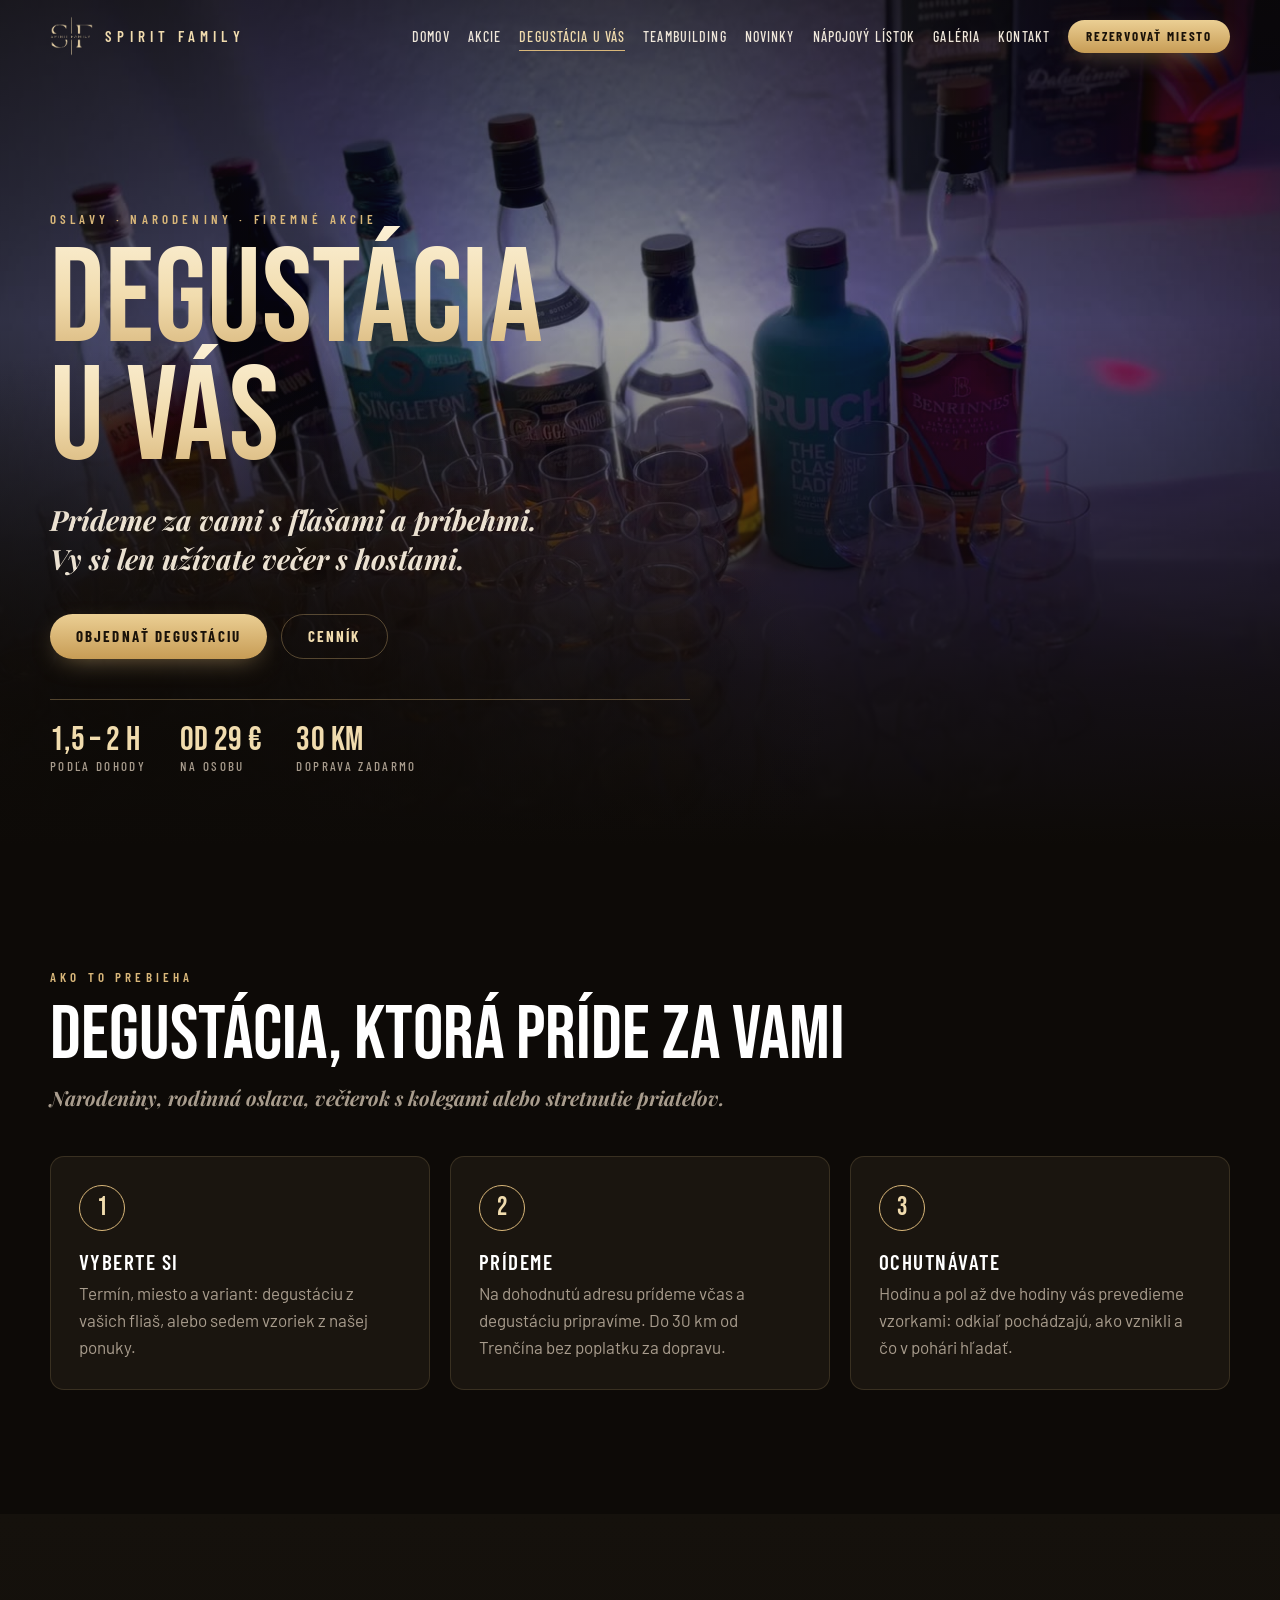
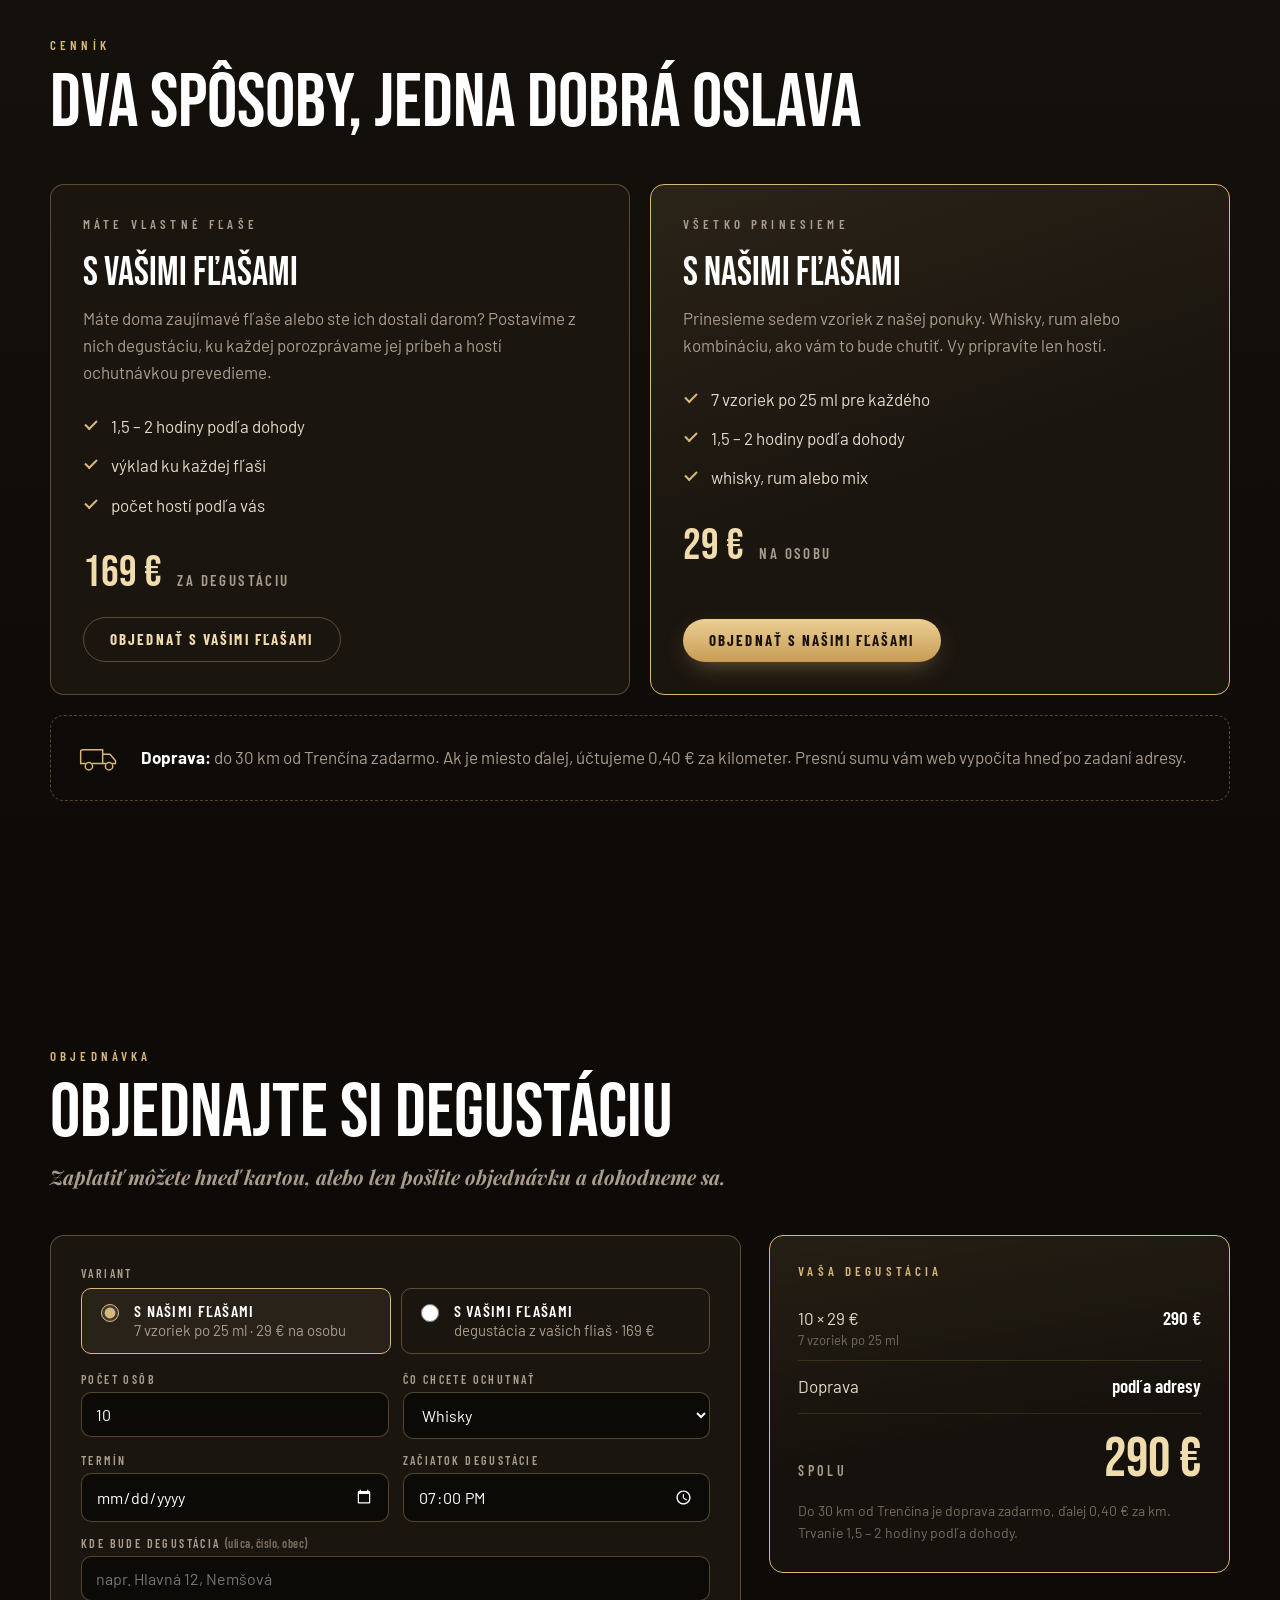
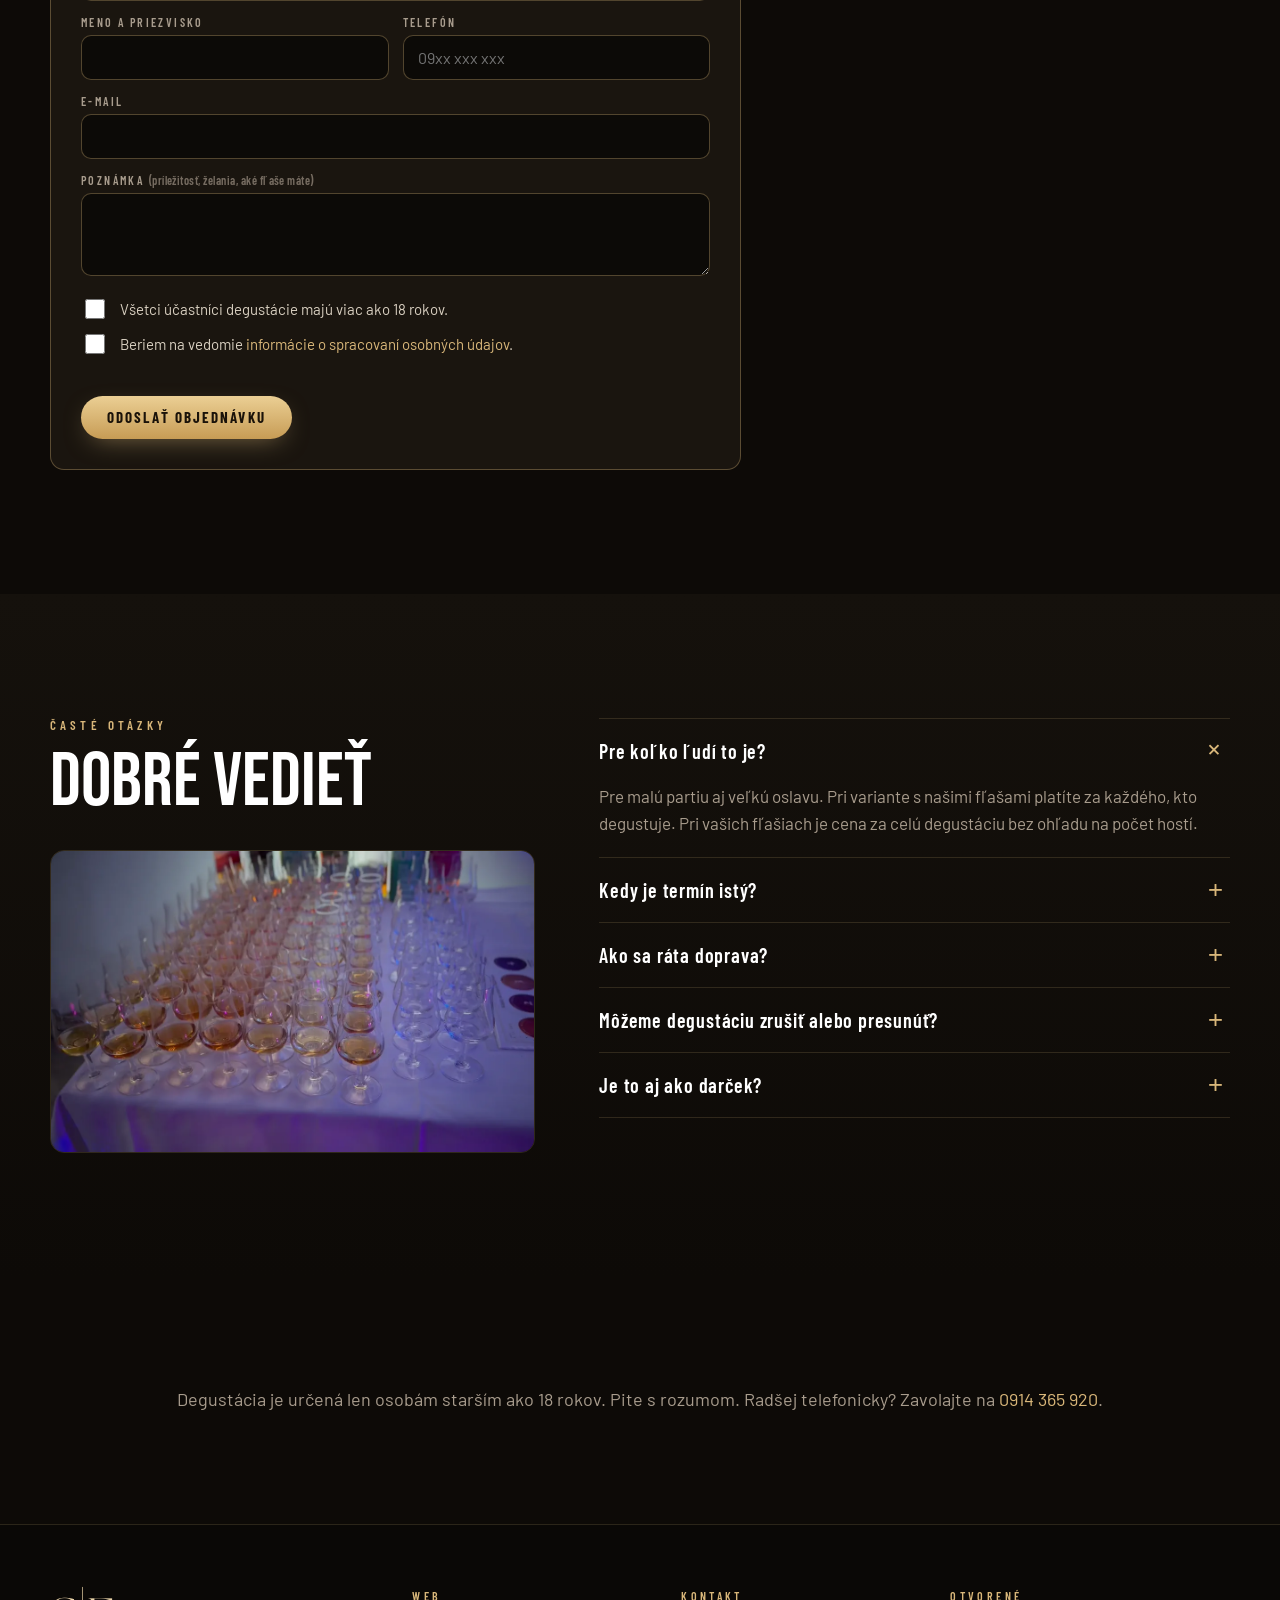
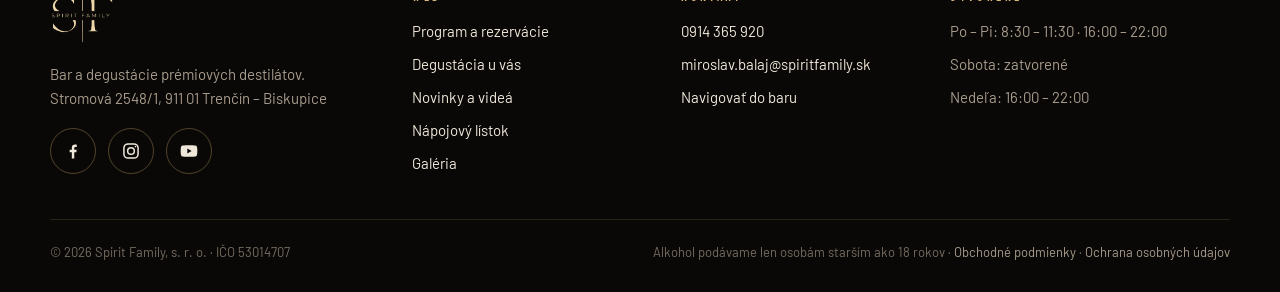
<file: degustacia-u-vas.html>
<!doctype html>
<html lang="sk">
<head>
<meta charset="utf-8">
<link rel="preload" as="image" href="img/degustacia-u-vas.jpg">
<meta name="viewport" content="width=device-width, initial-scale=1">
<title>Degustácia u vás – whisky a rum na oslavu | Spirit Family Trenčín</title>
<meta name="description" content="Degustácia whisky alebo rumu priamo na vašej oslave, narodeninách či firemnej akcii. 1,5 – 2 hodiny s výkladom, s vašimi fľašami za 169 € alebo s našimi 7 vzorkami za 29 € na osobu. Do 30 km od Trenčína doprava zadarmo.">
<link rel="canonical" href="https://spiritfamily.sk/degustacia-u-vas.html">
<meta name="theme-color" content="#0d0a07">
<link rel="icon" type="image/png" sizes="32x32" href="img/favicon-32.png">
<link rel="apple-touch-icon" href="img/apple-touch-icon.png">
<meta property="og:type" content="website">
<meta property="og:site_name" content="Spirit Family">
<meta property="og:locale" content="sk_SK">
<meta property="og:title" content="Degustácia u vás – whisky a rum na oslavu | Spirit Family Trenčín">
<meta property="og:description" content="Degustácia whisky alebo rumu priamo na vašej oslave, narodeninách či firemnej akcii. 1,5 – 2 hodiny s výkladom, s vašimi fľašami za 169 € alebo s našimi 7 vzorkami za 29 € na osobu. Do 30 km od Trenčína doprava zadarmo.">
<meta property="og:url" content="https://spiritfamily.sk/degustacia-u-vas.html">
<meta property="og:image" content="https://spiritfamily.sk/img/og-image.jpg">
<meta property="og:image:width" content="1200">
<meta property="og:image:height" content="630">
<link rel="preload" href="fonts/BebasNeue-400-latin.woff2" as="font" type="font/woff2" crossorigin>
<link rel="stylesheet" href="assets/css/style.css?v=0b8065d7">
<script>document.documentElement.classList.add('js')</script>
<script type="application/ld+json">{"@context":"https://schema.org","@type":"BarOrPub","name":"Spirit Family","url":"https://spiritfamily.sk/","image":"https://spiritfamily.sk/img/og-image.jpg","telephone":"+421914365920","email":"miroslav.balaj@spiritfamily.sk","address":{"@type":"PostalAddress","streetAddress":"Stromová 2548/1","addressLocality":"Trenčín – Biskupice","postalCode":"911 01","addressCountry":"SK"},"openingHours":["Mo-Fr 08:30-11:30","Mo-Fr 16:00-22:00","Su 16:00-22:00"],"sameAs":["https://www.facebook.com/Spirit.Family.Trencin","https://instagram.com/spirit_family_tn","https://www.youtube.com/channel/UCdaCXXBIjzJ_YnHXy_MoJWQ"]}</script>
</head>
<body data-page="degustacia-u-vas" class="page-oslava">
<a class="skip" href="#obsah">Preskočiť na obsah</a>
<header class="hdr" id="hdr">
  <div class="wrap hdr-in">
    <a class="brand" href="index.html" aria-label="Spirit Family – úvod"><img src="img/logo-zlate.png" alt="" width="44" height="40"><span>Spirit Family</span></a>
    <button class="burger" type="button" aria-expanded="false" aria-controls="nav" aria-label="Menu"><span></span><span></span><span></span></button>
    <nav class="nav" id="nav" aria-label="Hlavné menu">
      <a href="index.html" data-nav="index">Domov</a>
      <a href="akcie.html" data-nav="akcie">Akcie</a>
      <a href="degustacia-u-vas.html" data-nav="degustacia-u-vas" aria-current="page">Degustácia u vás</a>
      <a href="firemne-akcie.html" data-nav="firemne-akcie">Teambuilding</a>
      <a href="novinky.html" data-nav="novinky">Novinky</a>
      <a href="listok.html" data-nav="listok">Nápojový lístok</a>
      <a href="index.html#galeria">Galéria</a>
      <a href="index.html#kontakt">Kontakt</a>
      <a class="btn btn-sm" href="akcie.html">Rezervovať miesto</a>
    </nav>
  </div>
</header>
<main id="obsah">
  <section class="hero hero-oslava">
    <div class="hero-bg">
      <video autoplay muted loop playsinline preload="auto" poster="img/degustacia-u-vas.jpg" aria-hidden="true">
        <source src="assets/video/degustacia-u-vas.mp4" type="video/mp4">
      </video>
    </div>
    <div class="wrap">
      <p class="eyebrow">Oslavy · narodeniny · firemné akcie</p>
      <h1><span class="gold-text">Degustácia</span><br><span class="gold-text">u vás</span></h1>
      <p class="serif-i">Prídeme za vami s fľašami a príbehmi. Vy si len užívate večer s hosťami.</p>
      <div class="hero-cta">
        <a class="btn" href="#objednavka">Objednať degustáciu</a>
        <a class="btn btn-ghost" href="#cennik">Cenník</a>
      </div>
      <ul class="hero-facts">
        <li><strong>1,5 – 2 h</strong>podľa dohody</li>
        <li><strong>od 29 €</strong>na osobu</li>
        <li><strong>30 km</strong>doprava zadarmo</li>
      </ul>
    </div>
  </section>

  <section class="sec" id="ako">
    <div class="wrap">
      <div class="sec-head rv">
        <div>
          <p class="eyebrow">Ako to prebieha</p>
          <h2>Degustácia, ktorá príde za vami</h2>
          <p class="serif-i">Narodeniny, rodinná oslava, večierok s kolegami alebo stretnutie priateľov.</p>
        </div>
      </div>
      <ol class="steps rv">
        <li><span class="step-n">1</span><h3>Vyberte si</h3><p>Termín, miesto a variant: degustáciu z vašich fliaš, alebo sedem vzoriek z našej ponuky.</p></li>
        <li><span class="step-n">2</span><h3>Prídeme</h3><p>Na dohodnutú adresu prídeme včas a degustáciu pripravíme. Do 30 km od Trenčína bez poplatku za dopravu.</p></li>
        <li><span class="step-n">3</span><h3>Ochutnávate</h3><p>Hodinu a pol až dve hodiny vás prevedieme vzorkami: odkiaľ pochádzajú, ako vznikli a čo v pohári hľadať.</p></li>
      </ol>
    </div>
  </section>

  <section class="sec sec-alt" id="cennik">
    <div class="wrap">
      <div class="sec-head rv">
        <div>
          <p class="eyebrow">Cenník</p>
          <h2>Dva spôsoby, jedna dobrá oslava</h2>
        </div>
      </div>
      <div class="priv-grid rv">
        <article class="priv-card">
          <p class="eyebrow">Máte vlastné fľaše</p>
          <h3>S vašimi fľašami</h3>
          <p>Máte doma zaujímavé fľaše alebo ste ich dostali darom? Postavíme z nich degustáciu, ku každej porozprávame jej príbeh a hostí ochutnávkou prevedieme.</p>
          <ul class="tick">
            <li>1,5 – 2 hodiny podľa dohody</li>
            <li>výklad ku každej fľaši</li>
            <li>počet hostí podľa vás</li>
          </ul>
          <p class="priv-price"><span>169 €</span> za degustáciu</p>
          <a class="btn btn-ghost" href="#objednavka" data-variant="vlastne">Objednať s vašimi fľašami</a>
        </article>
        <article class="priv-card priv-card-hl">
          <p class="eyebrow">Všetko prinesieme</p>
          <h3>S našimi fľašami</h3>
          <p>Prinesieme sedem vzoriek z našej ponuky. Whisky, rum alebo kombináciu, ako vám to bude chutiť. Vy pripravíte len hostí.</p>
          <ul class="tick">
            <li>7 vzoriek po 25 ml pre každého</li>
            <li>1,5 – 2 hodiny podľa dohody</li>
            <li>whisky, rum alebo mix</li>
          </ul>
          <p class="priv-price"><span>29 €</span> na osobu</p>
          <a class="btn" href="#objednavka" data-variant="nase">Objednať s našimi fľašami</a>
        </article>
      </div>
      <div class="doprava rv">
        <svg viewBox="0 0 48 48" fill="none" stroke="currentColor" stroke-width="1.6" stroke-linecap="round" stroke-linejoin="round" aria-hidden="true"><path d="M4 30V17a2 2 0 0 1 2-2h22v15"/><path d="M28 20h8l6 7v3"/><circle cx="13" cy="33" r="4"/><circle cx="35" cy="33" r="4"/><path d="M4 30h5M17 30h14M39 30h3"/></svg>
        <p><strong>Doprava:</strong> do 30 km od Trenčína zadarmo. Ak je miesto ďalej, účtujeme 0,40 € za kilometer. Presnú sumu vám web vypočíta hneď po zadaní adresy.</p>
      </div>
    </div>
  </section>

  <section class="sec" id="objednavka">
    <div class="wrap">
      <div class="sec-head rv">
        <div>
          <p class="eyebrow">Objednávka</p>
          <h2>Objednajte si degustáciu</h2>
          <p class="serif-i">Zaplatiť môžete hneď kartou, alebo len pošlite objednávku a dohodneme sa.</p>
        </div>
      </div>
      <div class="order-grid">
        <form class="book book-page" id="oslava-form" novalidate>
          <fieldset class="ucast dopyt-druh">
            <legend>Variant</legend>
            <label class="opt"><input type="radio" name="variant" value="nase" checked><span><strong>S našimi fľašami</strong>7 vzoriek po 25 ml · 29 € na osobu</span></label>
            <label class="opt"><input type="radio" name="variant" value="vlastne"><span><strong>S vašimi fľašami</strong>degustácia z vašich fliaš · 169 €</span></label>
          </fieldset>
          <div class="hp" aria-hidden="true"><label>Nevypĺňajte <input name="web" tabindex="-1" autocomplete="off"></label></div>
          <div class="row2">
            <label class="fld"><span>Počet osôb</span><input type="number" name="pocet" min="1" max="80" inputmode="numeric" value="10" required></label>
            <label class="fld destilat"><span>Čo chcete ochutnať</span><select name="destilat"><option>Whisky</option><option>Rum</option><option>Whisky aj rum</option><option>Nechám na vás</option></select></label>
          </div>
          <div class="row2">
            <label class="fld"><span>Termín</span><input type="date" name="datum" required></label>
            <label class="fld"><span>Začiatok degustácie</span><input type="time" name="cas" step="900" value="19:00" required></label>
          </div>
          <label class="fld"><span>Kde bude degustácia <em>(ulica, číslo, obec)</em></span><input name="adresa" autocomplete="street-address" maxlength="200" placeholder="napr. Hlavná 12, Nemšová" required></label>
          <p class="km-msg" aria-live="polite"></p>
          <div class="row2">
            <label class="fld"><span>Meno a priezvisko</span><input name="meno" autocomplete="name" maxlength="80" required></label>
            <label class="fld"><span>Telefón</span><input type="tel" name="telefon" autocomplete="tel" maxlength="30" placeholder="09xx xxx xxx" required></label>
          </div>
          <label class="fld"><span>E-mail</span><input type="email" name="email" autocomplete="email" maxlength="120" required></label>
          <label class="fld"><span>Poznámka <em>(príležitosť, želania, aké fľaše máte)</em></span><textarea name="poznamka" rows="3" maxlength="800"></textarea></label>
          <fieldset class="ucast platba-volba" hidden>
            <legend>Platba</legend>
            <label class="opt"><input type="radio" name="platba" value="karta" checked><span><strong>Zaplatiť kartou teraz</strong>kartou, Apple Pay alebo Google Pay cez zabezpečenú bránu Stripe. Ak by sme v termíne nemohli prísť, peniaze vrátime.</span></label>
            <label class="opt"><input type="radio" name="platba" value="neskor"><span><strong>Zaplatím po dohode</strong>pošlete objednávku, termín potvrdíme a dohodneme platbu</span></label>
          </fieldset>
          <label class="chk"><input type="checkbox" name="vek"> <span>Všetci účastníci degustácie majú viac ako 18 rokov.</span></label>
          <label class="chk"><input type="checkbox" name="suhlas"> <span>Beriem na vedomie <a href="ochrana-udajov.html" target="_blank">informácie o spracovaní osobných údajov</a>.</span></label>
          <label class="chk podm-chk"><input type="checkbox" name="podmienky"> <span>Súhlasím s <a href="podmienky.html" target="_blank">obchodnými podmienkami</a>.</span></label>
          <p class="form-msg" role="alert"></p>
          <button class="btn" type="submit">Odoslať objednávku</button>
        </form>
        <aside class="order-sum" id="oslava-sumar" aria-live="polite"></aside>
      </div>
    </div>
  </section>

  <section class="sec sec-alt" id="otazky">
    <div class="wrap faq-grid">
      <div class="rv">
        <p class="eyebrow">Časté otázky</p>
        <h2 class="h2">Dobré vedieť</h2>
        <img class="faq-img" src="img/oslava-pohare.webp" alt="Rady degustačných pohárov pripravených na oslave" loading="lazy" width="1200" height="675">
      </div>
      <div class="faq rv">
        <details open>
          <summary>Pre koľko ľudí to je?</summary>
          <p>Pre malú partiu aj veľkú oslavu. Pri variante s našimi fľašami platíte za každého, kto degustuje. Pri vašich fľašiach je cena za celú degustáciu bez ohľadu na počet hostí.</p>
        </details>
        <details>
          <summary>Kedy je termín istý?</summary>
          <p>Po odoslaní objednávky vám termín potvrdíme telefonicky alebo e-mailom. Ak ste zaplatili kartou a v danom termíne by sme nemohli prísť, celú sumu vám vrátime.</p>
        </details>
        <details>
          <summary>Ako sa ráta doprava?</summary>
          <p>Vzdialenosť meriame po ceste autom z nášho baru v Trenčíne – Biskupiciach. Do 30 km je doprava zadarmo, pri väčšej vzdialenosti 0,40 € za kilometer.</p>
        </details>
        <details>
          <summary>Môžeme degustáciu zrušiť alebo presunúť?</summary>
          <p>Áno, ozvite sa čo najskôr. Podrobnosti o zrušení a vrátení peňazí nájdete v <a href="podmienky.html">obchodných podmienkach</a>.</p>
        </details>
        <details>
          <summary>Je to aj ako darček?</summary>
          <p>Áno, degustáciu môžete objednať aj ako prekvapenie pre oslávenca. Do poznámky napíšte, komu je určená.</p>
        </details>
      </div>
    </div>
  </section>

  <section class="sec sec-tight">
    <div class="wrap">
      <p class="note-center">Degustácia je určená len osobám starším ako 18 rokov. Pite s rozumom. Radšej telefonicky? Zavolajte na <a href="tel:+421914365920">0914 365 920</a>.</p>
    </div>
  </section>
</main>
<footer class="ftr">
  <div class="wrap ftr-in">
    <div>
      <img class="ftr-logo" src="img/logo-zlate.png" alt="Spirit Family" width="64" height="59" loading="lazy">
      <p>Bar a degustácie prémiových destilátov.<br>Stromová 2548/1, 911 01 Trenčín – Biskupice</p>
      <div class="socials">
        <a href="https://www.facebook.com/Spirit.Family.Trencin" target="_blank" rel="noopener" aria-label="Facebook"><svg viewBox="0 0 24 24" fill="currentColor"><path d="M13.5 21v-7.5h2.5l.4-3h-2.9V8.6c0-.9.3-1.5 1.5-1.5h1.5V4.4c-.3 0-1.2-.1-2.2-.1-2.2 0-3.7 1.3-3.7 3.8v2.4H8v3h2.6V21z"/></svg></a>
        <a href="https://instagram.com/spirit_family_tn" target="_blank" rel="noopener" aria-label="Instagram"><svg viewBox="0 0 24 24" fill="none" stroke="currentColor" stroke-width="1.8"><rect x="3.5" y="3.5" width="17" height="17" rx="5"/><circle cx="12" cy="12" r="4"/><circle cx="17.3" cy="6.7" r="1" fill="currentColor" stroke="none"/></svg></a>
        <a href="https://www.youtube.com/channel/UCdaCXXBIjzJ_YnHXy_MoJWQ" target="_blank" rel="noopener" aria-label="YouTube"><svg viewBox="0 0 24 24" fill="currentColor"><path d="M21.6 7.2a2.5 2.5 0 0 0-1.8-1.8C18.2 5 12 5 12 5s-6.2 0-7.8.4a2.5 2.5 0 0 0-1.8 1.8A26 26 0 0 0 2 12a26 26 0 0 0 .4 4.8 2.5 2.5 0 0 0 1.8 1.8C5.8 19 12 19 12 19s6.2 0 7.8-.4a2.5 2.5 0 0 0 1.8-1.8A26 26 0 0 0 22 12a26 26 0 0 0-.4-4.8zM10 15V9l5.2 3z"/></svg></a>
      </div>
    </div>
    <div>
      <h4>Web</h4>
      <ul>
        <li><a href="akcie.html">Program a rezervácie</a></li>
        <li><a href="degustacia-u-vas.html">Degustácia u vás</a></li>
        <li><a href="novinky.html">Novinky a videá</a></li>
        <li><a href="listok.html">Nápojový lístok</a></li>
        <li><a href="index.html#galeria">Galéria</a></li>
      </ul>
    </div>
    <div>
      <h4>Kontakt</h4>
      <ul>
        <li><a href="tel:+421914365920">0914 365 920</a></li>
        <li><a href="mailto:miroslav.balaj@spiritfamily.sk">miroslav.balaj@spiritfamily.sk</a></li>
        <li><a href="https://maps.app.goo.gl/JjSfpsN3cdoqJxaj6" target="_blank" rel="noopener">Navigovať do baru</a></li>
      </ul>
    </div>
    <div>
      <h4>Otvorené</h4>
      <ul class="ftr-hours">
        <li>Po – Pi: 8:30 – 11:30 · 16:00 – 22:00</li>
        <li>Sobota: zatvorené</li>
        <li>Nedeľa: 16:00 – 22:00</li>
      </ul>
    </div>
  </div>
  <div class="wrap ftr-bottom">
    <span>&copy; <span data-rok>2026</span> Spirit Family, s. r. o. · IČO 53014707</span>
    <span>Alkohol podávame len osobám starším ako 18 rokov · <a href="podmienky.html">Obchodné podmienky</a> · <a href="ochrana-udajov.html">Ochrana osobných údajov</a></span>
  </div>
</footer>
<script src="assets/js/config.js?v=0b8065d7"></script>
<script src="assets/js/app.js?v=0b8065d7"></script>
</body>
</html>
</file>
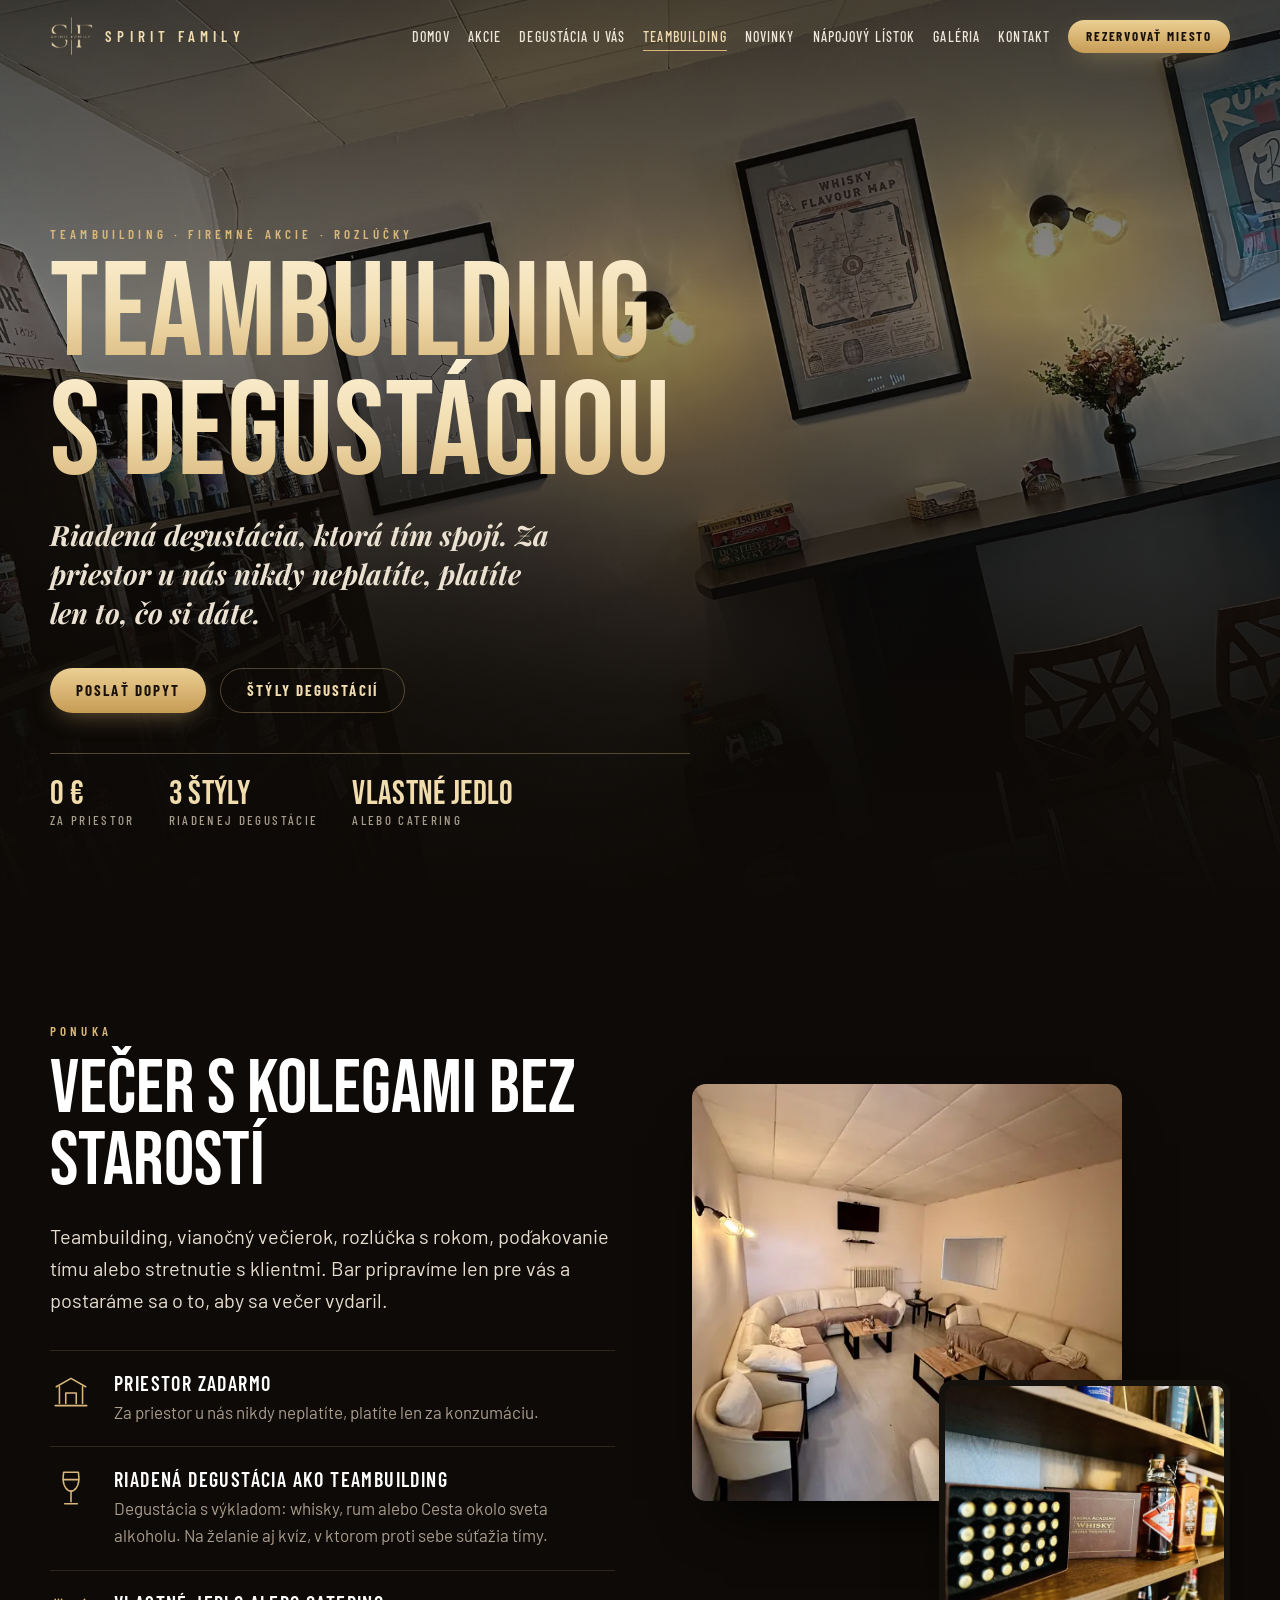
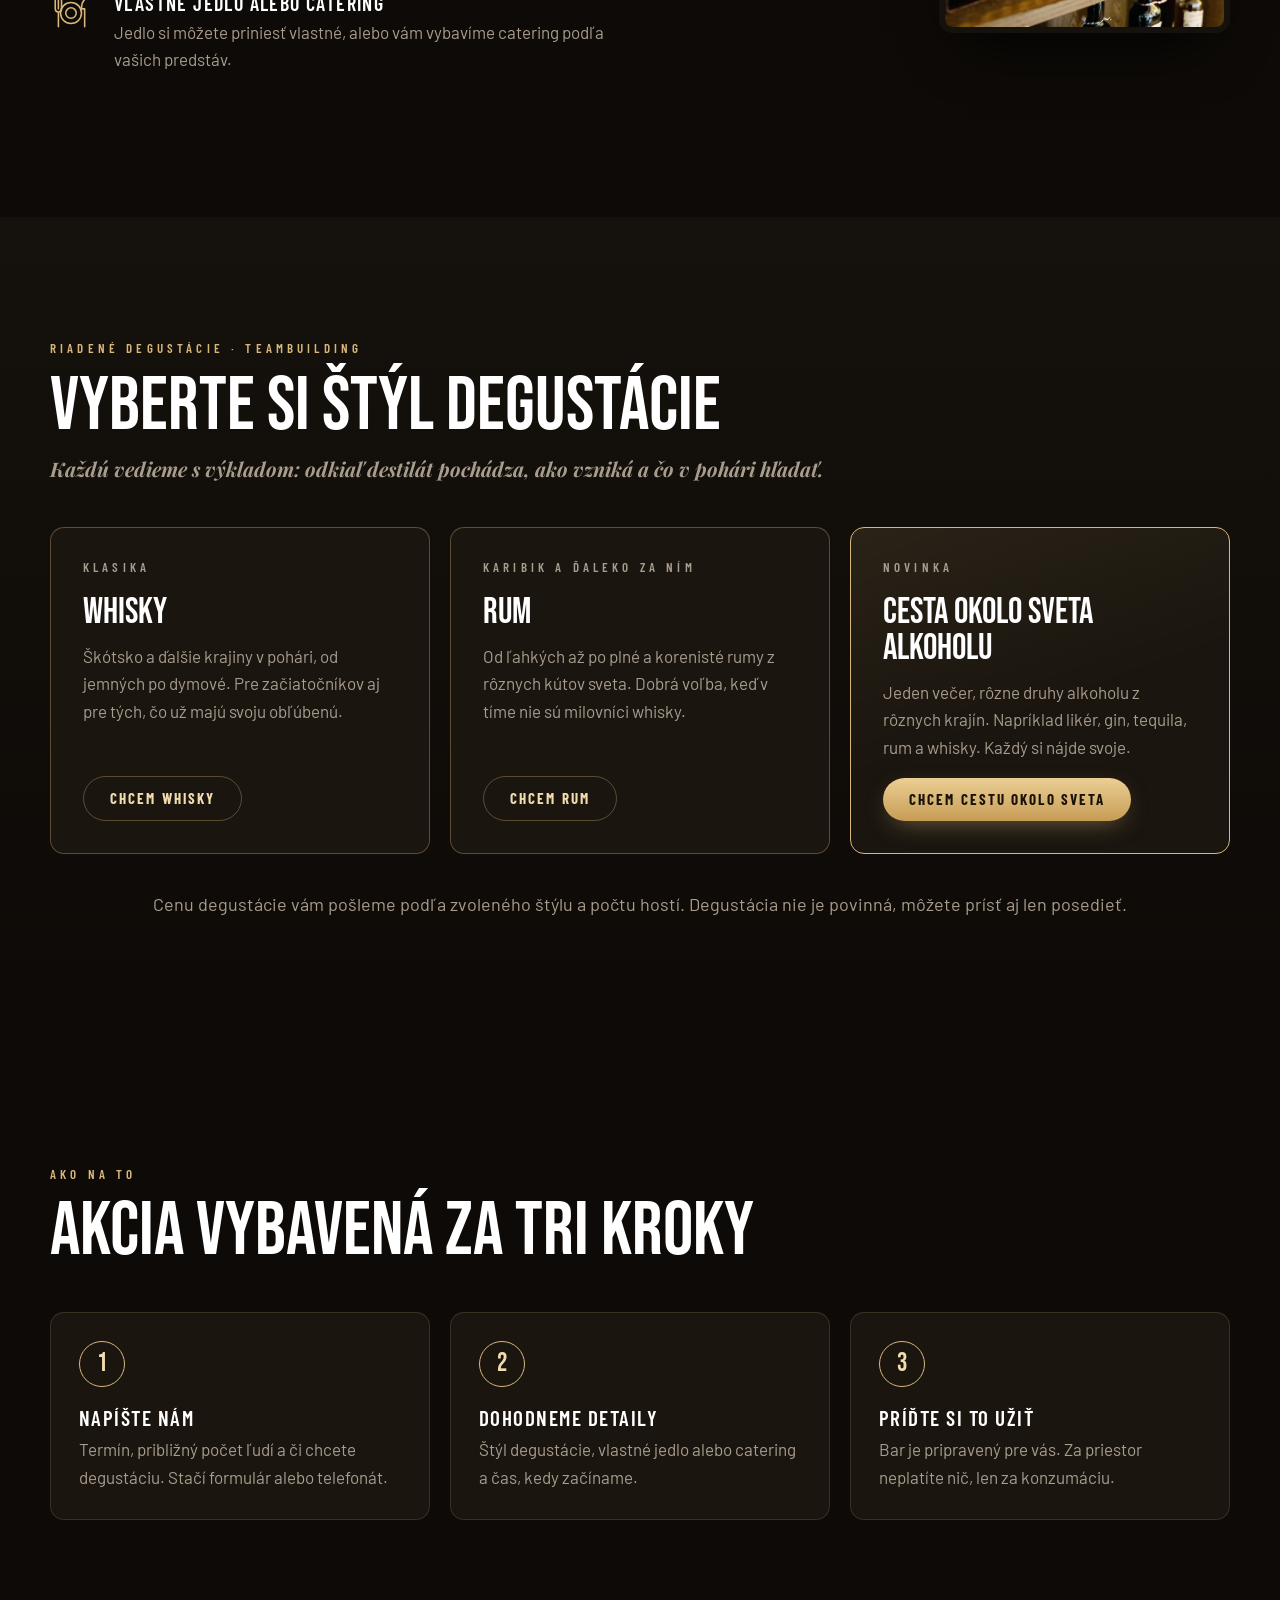
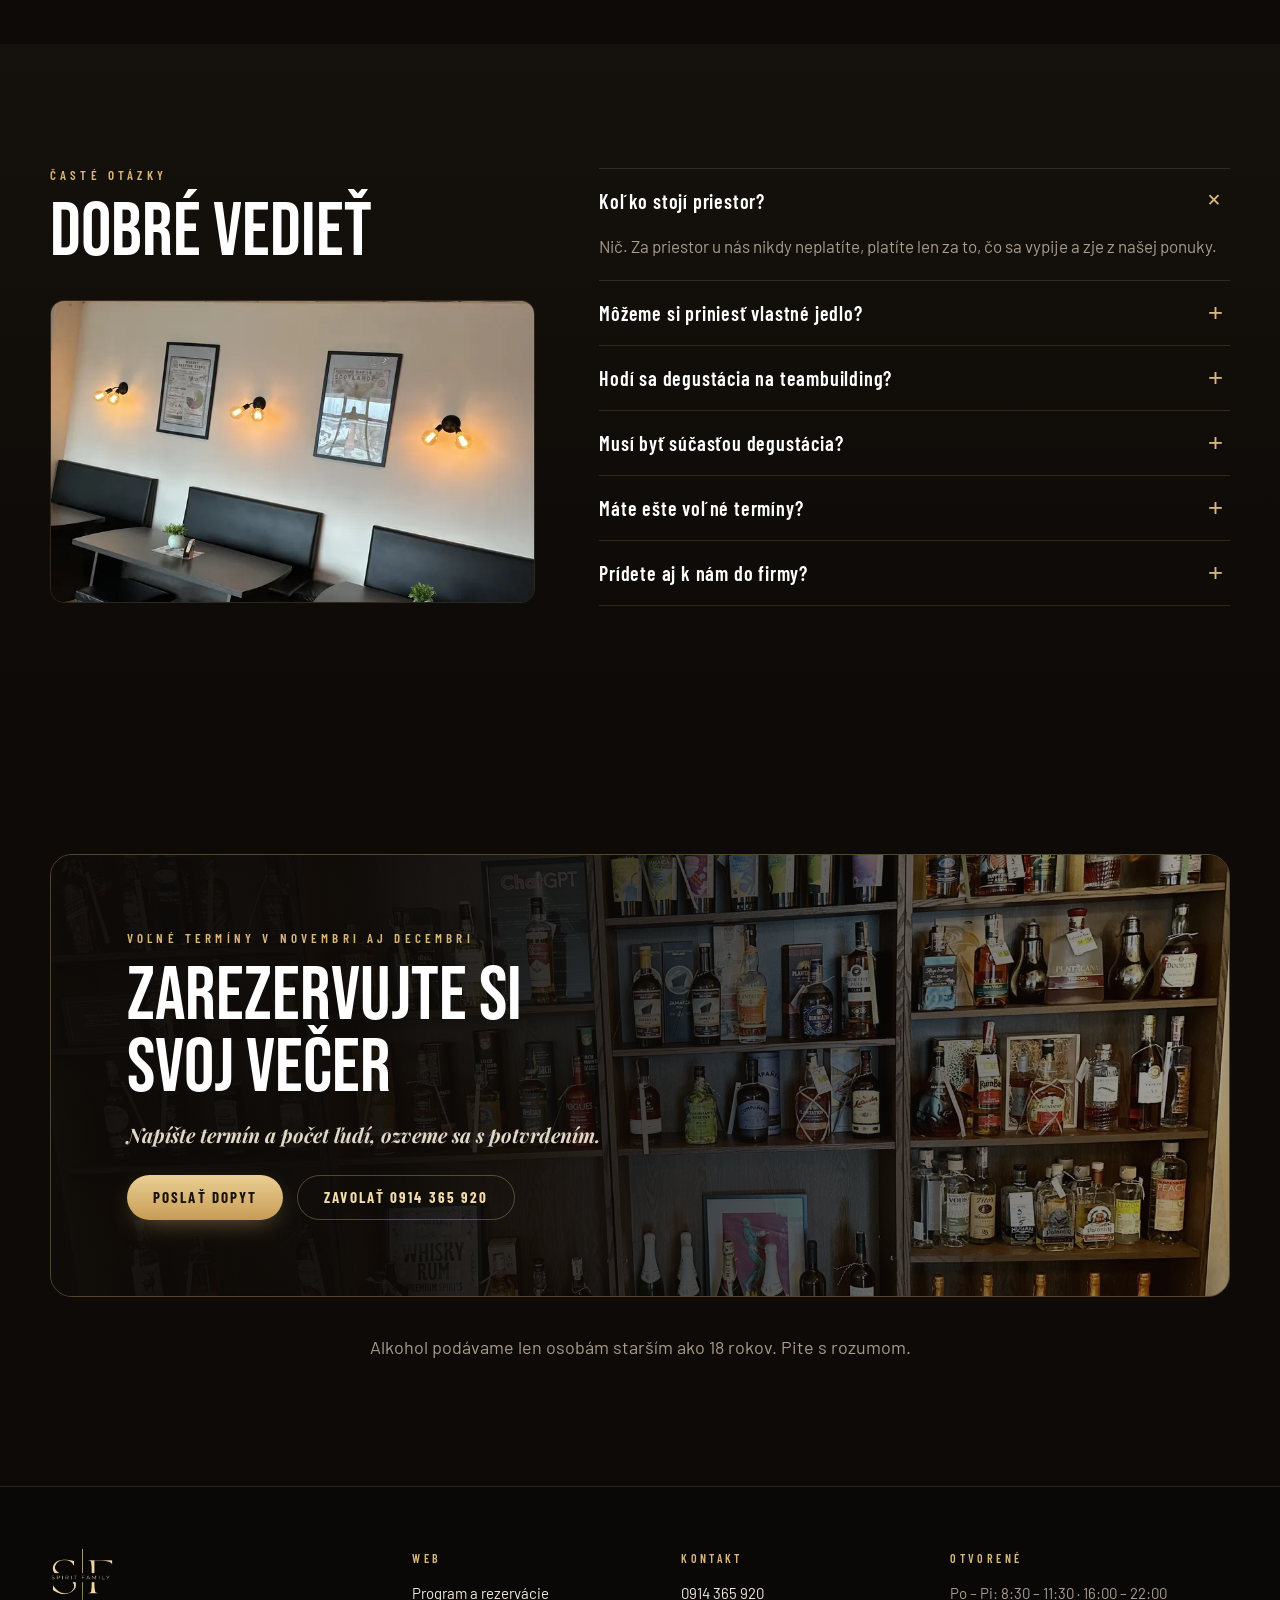
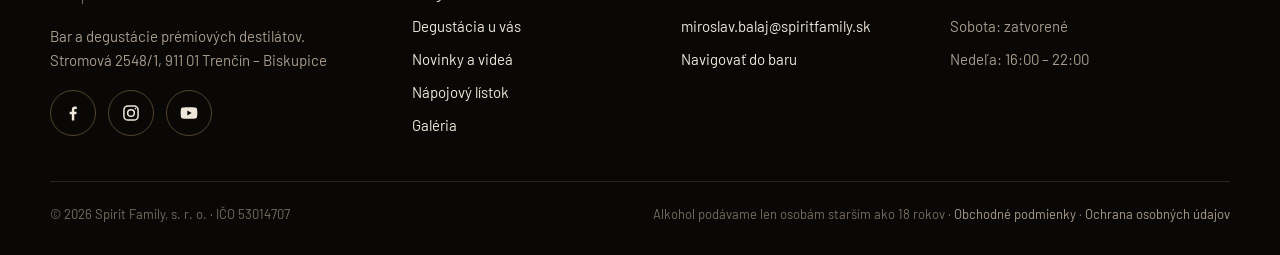
<file: firemne-akcie.html>
<!doctype html>
<html lang="sk">
<head>
<meta charset="utf-8">
<meta property="og:image" content="https://spiritfamily.sk/img/firemne-akcie-og.jpg">
<meta name="viewport" content="width=device-width, initial-scale=1">
<title>Teambuilding s degustáciou, firemné akcie a rozlúčky | Spirit Family Trenčín</title>
<meta name="description" content="Teambuilding s riadenou degustáciou, firemná akcia alebo vianočná rozlúčka v Spirit Family v Trenčíne. Za priestor neplatíte, platíte len konzumáciu. Riadená degustácia whisky, rumu alebo Cesta okolo sveta alkoholu, vlastné jedlo alebo catering.">
<link rel="canonical" href="https://spiritfamily.sk/firemne-akcie.html">
<meta name="theme-color" content="#0d0a07">
<link rel="icon" type="image/png" sizes="32x32" href="img/favicon-32.png">
<link rel="apple-touch-icon" href="img/apple-touch-icon.png">
<meta property="og:type" content="website">
<meta property="og:site_name" content="Spirit Family">
<meta property="og:locale" content="sk_SK">
<meta property="og:title" content="Teambuilding s degustáciou, firemné akcie a rozlúčky | Spirit Family Trenčín">
<meta property="og:description" content="Teambuilding s riadenou degustáciou, firemná akcia alebo vianočná rozlúčka v Spirit Family v Trenčíne. Za priestor neplatíte, platíte len konzumáciu. Riadená degustácia whisky, rumu alebo Cesta okolo sveta alkoholu, vlastné jedlo alebo catering.">
<meta property="og:url" content="https://spiritfamily.sk/firemne-akcie.html">
<meta property="og:image" content="https://spiritfamily.sk/img/og-image.jpg">
<meta property="og:image:width" content="1200">
<meta property="og:image:height" content="630">
<link rel="preload" href="fonts/BebasNeue-400-latin.woff2" as="font" type="font/woff2" crossorigin>
<link rel="stylesheet" href="assets/css/style.css?v=0b8065d7">
<script>document.documentElement.classList.add('js')</script>
<script type="application/ld+json">{"@context":"https://schema.org","@type":"BarOrPub","name":"Spirit Family","url":"https://spiritfamily.sk/","image":"https://spiritfamily.sk/img/og-image.jpg","telephone":"+421914365920","email":"miroslav.balaj@spiritfamily.sk","address":{"@type":"PostalAddress","streetAddress":"Stromová 2548/1","addressLocality":"Trenčín – Biskupice","postalCode":"911 01","addressCountry":"SK"},"openingHours":["Mo-Fr 08:30-11:30","Mo-Fr 16:00-22:00","Su 16:00-22:00"],"sameAs":["https://www.facebook.com/Spirit.Family.Trencin","https://instagram.com/spirit_family_tn","https://www.youtube.com/channel/UCdaCXXBIjzJ_YnHXy_MoJWQ"]}</script>
</head>
<body data-page="firemne-akcie" class="page-firemne">
<a class="skip" href="#obsah">Preskočiť na obsah</a>
<header class="hdr" id="hdr">
  <div class="wrap hdr-in">
    <a class="brand" href="index.html" aria-label="Spirit Family – úvod"><img src="img/logo-zlate.png" alt="" width="44" height="40"><span>Spirit Family</span></a>
    <button class="burger" type="button" aria-expanded="false" aria-controls="nav" aria-label="Menu"><span></span><span></span><span></span></button>
    <nav class="nav" id="nav" aria-label="Hlavné menu">
      <a href="index.html" data-nav="index">Domov</a>
      <a href="akcie.html" data-nav="akcie">Akcie</a>
      <a href="degustacia-u-vas.html" data-nav="degustacia-u-vas">Degustácia u vás</a>
      <a href="firemne-akcie.html" data-nav="firemne-akcie" aria-current="page">Teambuilding</a>
      <a href="novinky.html" data-nav="novinky">Novinky</a>
      <a href="listok.html" data-nav="listok">Nápojový lístok</a>
      <a href="index.html#galeria">Galéria</a>
      <a href="index.html#kontakt">Kontakt</a>
      <a class="btn btn-sm" href="akcie.html">Rezervovať miesto</a>
    </nav>
  </div>
</header>
<main id="obsah">
  <section class="hero">
    <div class="hero-bg"><img src="img/galeria/interier-miestnost.webp" alt="" fetchpriority="high"></div>
    <div class="wrap">
      <p class="eyebrow">Teambuilding · firemné akcie · rozlúčky</p>
      <h1><span class="gold-text">Teambuilding</span><br><span class="gold-text">s degustáciou</span></h1>
      <p class="serif-i">Riadená degustácia, ktorá tím spojí. Za priestor u nás nikdy neplatíte, platíte len to, čo si dáte.</p>
      <div class="hero-cta">
        <a class="btn" href="#dopyt" data-dopyt="podujatie">Poslať dopyt</a>
        <a class="btn btn-ghost" href="#degustacie">Štýly degustácií</a>
      </div>
      <ul class="hero-facts">
        <li><strong>0 €</strong>za priestor</li>
        <li><strong>3 štýly</strong>riadenej degustácie</li>
        <li><strong>vlastné jedlo</strong>alebo catering</li>
      </ul>
    </div>
  </section>

  <section class="sec" id="ponuka">
    <div class="wrap about">
      <div class="rv">
        <p class="eyebrow">Ponuka</p>
        <h2 class="h2">Večer s kolegami bez starostí</h2>
        <p class="lead">Teambuilding, vianočný večierok, rozlúčka s rokom, poďakovanie tímu alebo stretnutie s klientmi. Bar pripravíme len pre vás a postaráme sa o to, aby sa večer vydaril.</p>
        <ul class="feats">
          <li>
            <svg viewBox="0 0 40 40" fill="none" stroke="currentColor" stroke-width="1.5" stroke-linecap="round" stroke-linejoin="round" aria-hidden="true"><path d="M6 15 20 7l14 8"/><path d="M9 15v16M31 15v16M15 31V21h10v10"/><path d="M5 33h30"/></svg>
            <div><h3>Priestor zadarmo</h3><p>Za priestor u nás nikdy neplatíte, platíte len za konzumáciu.</p></div>
          </li>
          <li>
            <svg viewBox="0 0 40 40" fill="none" stroke="currentColor" stroke-width="1.5" stroke-linecap="round" stroke-linejoin="round" aria-hidden="true"><path d="M13 5h14c1 6 1 11-2 15-1.5 2-3.5 3-5 3s-3.5-1-5-3c-3-4-3-9-2-15z"/><path d="M12.6 12h14.8"/><path d="M20 23v10M14 35h12"/></svg>
            <div><h3>Riadená degustácia ako teambuilding</h3><p>Degustácia s výkladom: whisky, rum alebo Cesta okolo sveta alkoholu. Na želanie aj kvíz, v ktorom proti sebe súťažia tímy.</p></div>
          </li>
          <li>
            <svg viewBox="0 0 40 40" fill="none" stroke="currentColor" stroke-width="1.5" stroke-linecap="round" stroke-linejoin="round" aria-hidden="true"><circle cx="20" cy="21" r="10"/><circle cx="20" cy="21" r="5"/><path d="M5 8v9a3 3 0 0 0 3 3v14M8 8v9M11 8v9a3 3 0 0 1-3 3"/><path d="M33 8c-2 2-3 5-3 9h3v17"/></svg>
            <div><h3>Vlastné jedlo alebo catering</h3><p>Jedlo si môžete priniesť vlastné, alebo vám vybavíme catering podľa vašich predstáv.</p></div>
          </li>
        </ul>
      </div>
      <div class="about-photos rv">
        <img class="p1" src="img/galeria/salonik-m.webp" srcset="img/galeria/salonik-m.webp 720w, img/galeria/salonik.webp 1800w" sizes="(max-width: 860px) 80vw, 460px" alt="Salónik s pohovkou v Spirit Family" loading="lazy">
        <img class="p2" src="img/galeria/degustacny-set-m.webp" alt="Degustačný set" loading="lazy">
      </div>
    </div>
  </section>

  <section class="sec sec-alt" id="degustacie">
    <div class="wrap">
      <div class="sec-head rv">
        <div>
          <p class="eyebrow">Riadené degustácie · teambuilding</p>
          <h2>Vyberte si štýl degustácie</h2>
          <p class="serif-i">Každú vedieme s výkladom: odkiaľ destilát pochádza, ako vzniká a čo v pohári hľadať.</p>
        </div>
      </div>
      <div class="priv-grid g3 rv">
        <article class="priv-card">
          <p class="eyebrow">Klasika</p>
          <h3>Whisky</h3>
          <p>Škótsko a ďalšie krajiny v pohári, od jemných po dymové. Pre začiatočníkov aj pre tých, čo už majú svoju obľúbenú.</p>
          <button class="btn btn-ghost" type="button" data-dopyt="podujatie" data-styl="Whisky">Chcem whisky</button>
        </article>
        <article class="priv-card">
          <p class="eyebrow">Karibik a ďaleko za ním</p>
          <h3>Rum</h3>
          <p>Od ľahkých až po plné a korenisté rumy z rôznych kútov sveta. Dobrá voľba, keď v tíme nie sú milovníci whisky.</p>
          <button class="btn btn-ghost" type="button" data-dopyt="podujatie" data-styl="Rum">Chcem rum</button>
        </article>
        <article class="priv-card priv-card-hl">
          <p class="eyebrow">Novinka</p>
          <h3>Cesta okolo sveta alkoholu</h3>
          <p>Jeden večer, rôzne druhy alkoholu z rôznych krajín. Napríklad likér, gin, tequila, rum a whisky. Každý si nájde svoje.</p>
          <button class="btn" type="button" data-dopyt="podujatie" data-styl="Cesta okolo sveta alkoholu">Chcem cestu okolo sveta</button>
        </article>
      </div>
      <p class="note-center rv">Cenu degustácie vám pošleme podľa zvoleného štýlu a počtu hostí. Degustácia nie je povinná, môžete prísť aj len posedieť.</p>
    </div>
  </section>

  <section class="sec">
    <div class="wrap">
      <div class="sec-head rv">
        <div>
          <p class="eyebrow">Ako na to</p>
          <h2>Akcia vybavená za tri kroky</h2>
        </div>
      </div>
      <ol class="steps rv">
        <li><span class="step-n">1</span><h3>Napíšte nám</h3><p>Termín, približný počet ľudí a či chcete degustáciu. Stačí formulár alebo telefonát.</p></li>
        <li><span class="step-n">2</span><h3>Dohodneme detaily</h3><p>Štýl degustácie, vlastné jedlo alebo catering a čas, kedy začíname.</p></li>
        <li><span class="step-n">3</span><h3>Príďte si to užiť</h3><p>Bar je pripravený pre vás. Za priestor neplatíte nič, len za konzumáciu.</p></li>
      </ol>
    </div>
  </section>

  <section class="sec sec-alt" id="otazky">
    <div class="wrap faq-grid">
      <div class="rv">
        <p class="eyebrow">Časté otázky</p>
        <h2 class="h2">Dobré vedieť</h2>
        <img class="faq-img" src="img/galeria/sedenie-m.webp" alt="Sedenie pri stenových lampách" loading="lazy">
      </div>
      <div class="faq rv">
        <details open>
          <summary>Koľko stojí priestor?</summary>
          <p>Nič. Za priestor u nás nikdy neplatíte, platíte len za to, čo sa vypije a zje z našej ponuky.</p>
        </details>
        <details>
          <summary>Môžeme si priniesť vlastné jedlo?</summary>
          <p>Áno. Jedlo si pokojne doneste. Ak nechcete nič riešiť, vybavíme vám catering a dohodneme ho podľa vašich predstáv.</p>
        </details>
        <details>
          <summary>Hodí sa degustácia na teambuilding?</summary>
          <p>Áno. Riadená degustácia rozprúdi debatu aj medzi kolegami, ktorí sa bežne nestretávajú. Na želanie ju doplníme kvízom, v ktorom súťažia tímy, a večer pokračuje voľnou zábavou.</p>
        </details>
        <details>
          <summary>Musí byť súčasťou degustácia?</summary>
          <p>Nie. Degustácia je príjemný štart večera, ale môžete prísť aj len posedieť pri pive, víne či drinku.</p>
        </details>
        <details>
          <summary>Máte ešte voľné termíny?</summary>
          <p>Áno, v novembri aj decembri máme stále veľa voľných termínov. Najobľúbenejšie dni pred Vianocami sa však minú ako prvé, preto sa ozvite čím skôr.</p>
        </details>
        <details>
          <summary>Prídete aj k nám do firmy?</summary>
          <p>Áno, degustáciu vieme priniesť aj za vami. Pozrite si <a href="degustacia-u-vas.html">Degustáciu u vás</a>.</p>
        </details>
      </div>
    </div>
  </section>

  <section class="sec" id="dopyt">
    <div class="wrap">
      <div class="band rv">
        <img class="bg" src="img/galeria/regaly-2.webp" alt="" loading="lazy">
        <div class="band-in">
          <p class="eyebrow">Voľné termíny v novembri aj decembri</p>
          <h2 class="h2">Zarezervujte si<br>svoj večer</h2>
          <p class="serif-i">Napíšte termín a počet ľudí, ozveme sa s potvrdením.</p>
          <div class="hero-cta">
            <button class="btn" type="button" data-dopyt="podujatie">Poslať dopyt</button>
            <a class="btn btn-ghost" href="tel:+421914365920">Zavolať 0914 365 920</a>
          </div>
        </div>
      </div>
      <p class="note-center rv">Alkohol podávame len osobám starším ako 18 rokov. Pite s rozumom.</p>
    </div>
  </section>
</main>
<footer class="ftr">
  <div class="wrap ftr-in">
    <div>
      <img class="ftr-logo" src="img/logo-zlate.png" alt="Spirit Family" width="64" height="59" loading="lazy">
      <p>Bar a degustácie prémiových destilátov.<br>Stromová 2548/1, 911 01 Trenčín – Biskupice</p>
      <div class="socials">
        <a href="https://www.facebook.com/Spirit.Family.Trencin" target="_blank" rel="noopener" aria-label="Facebook"><svg viewBox="0 0 24 24" fill="currentColor"><path d="M13.5 21v-7.5h2.5l.4-3h-2.9V8.6c0-.9.3-1.5 1.5-1.5h1.5V4.4c-.3 0-1.2-.1-2.2-.1-2.2 0-3.7 1.3-3.7 3.8v2.4H8v3h2.6V21z"/></svg></a>
        <a href="https://instagram.com/spirit_family_tn" target="_blank" rel="noopener" aria-label="Instagram"><svg viewBox="0 0 24 24" fill="none" stroke="currentColor" stroke-width="1.8"><rect x="3.5" y="3.5" width="17" height="17" rx="5"/><circle cx="12" cy="12" r="4"/><circle cx="17.3" cy="6.7" r="1" fill="currentColor" stroke="none"/></svg></a>
        <a href="https://www.youtube.com/channel/UCdaCXXBIjzJ_YnHXy_MoJWQ" target="_blank" rel="noopener" aria-label="YouTube"><svg viewBox="0 0 24 24" fill="currentColor"><path d="M21.6 7.2a2.5 2.5 0 0 0-1.8-1.8C18.2 5 12 5 12 5s-6.2 0-7.8.4a2.5 2.5 0 0 0-1.8 1.8A26 26 0 0 0 2 12a26 26 0 0 0 .4 4.8 2.5 2.5 0 0 0 1.8 1.8C5.8 19 12 19 12 19s6.2 0 7.8-.4a2.5 2.5 0 0 0 1.8-1.8A26 26 0 0 0 22 12a26 26 0 0 0-.4-4.8zM10 15V9l5.2 3z"/></svg></a>
      </div>
    </div>
    <div>
      <h4>Web</h4>
      <ul>
        <li><a href="akcie.html">Program a rezervácie</a></li>
        <li><a href="degustacia-u-vas.html">Degustácia u vás</a></li>
        <li><a href="novinky.html">Novinky a videá</a></li>
        <li><a href="listok.html">Nápojový lístok</a></li>
        <li><a href="index.html#galeria">Galéria</a></li>
      </ul>
    </div>
    <div>
      <h4>Kontakt</h4>
      <ul>
        <li><a href="tel:+421914365920">0914 365 920</a></li>
        <li><a href="mailto:miroslav.balaj@spiritfamily.sk">miroslav.balaj@spiritfamily.sk</a></li>
        <li><a href="https://maps.app.goo.gl/JjSfpsN3cdoqJxaj6" target="_blank" rel="noopener">Navigovať do baru</a></li>
      </ul>
    </div>
    <div>
      <h4>Otvorené</h4>
      <ul class="ftr-hours">
        <li>Po – Pi: 8:30 – 11:30 · 16:00 – 22:00</li>
        <li>Sobota: zatvorené</li>
        <li>Nedeľa: 16:00 – 22:00</li>
      </ul>
    </div>
  </div>
  <div class="wrap ftr-bottom">
    <span>&copy; <span data-rok>2026</span> Spirit Family, s. r. o. · IČO 53014707</span>
    <span>Alkohol podávame len osobám starším ako 18 rokov · <a href="podmienky.html">Obchodné podmienky</a> · <a href="ochrana-udajov.html">Ochrana osobných údajov</a></span>
  </div>
</footer>
<script src="assets/js/config.js?v=0b8065d7"></script>
<script src="assets/js/app.js?v=0b8065d7"></script>
</body>
</html>
</file>
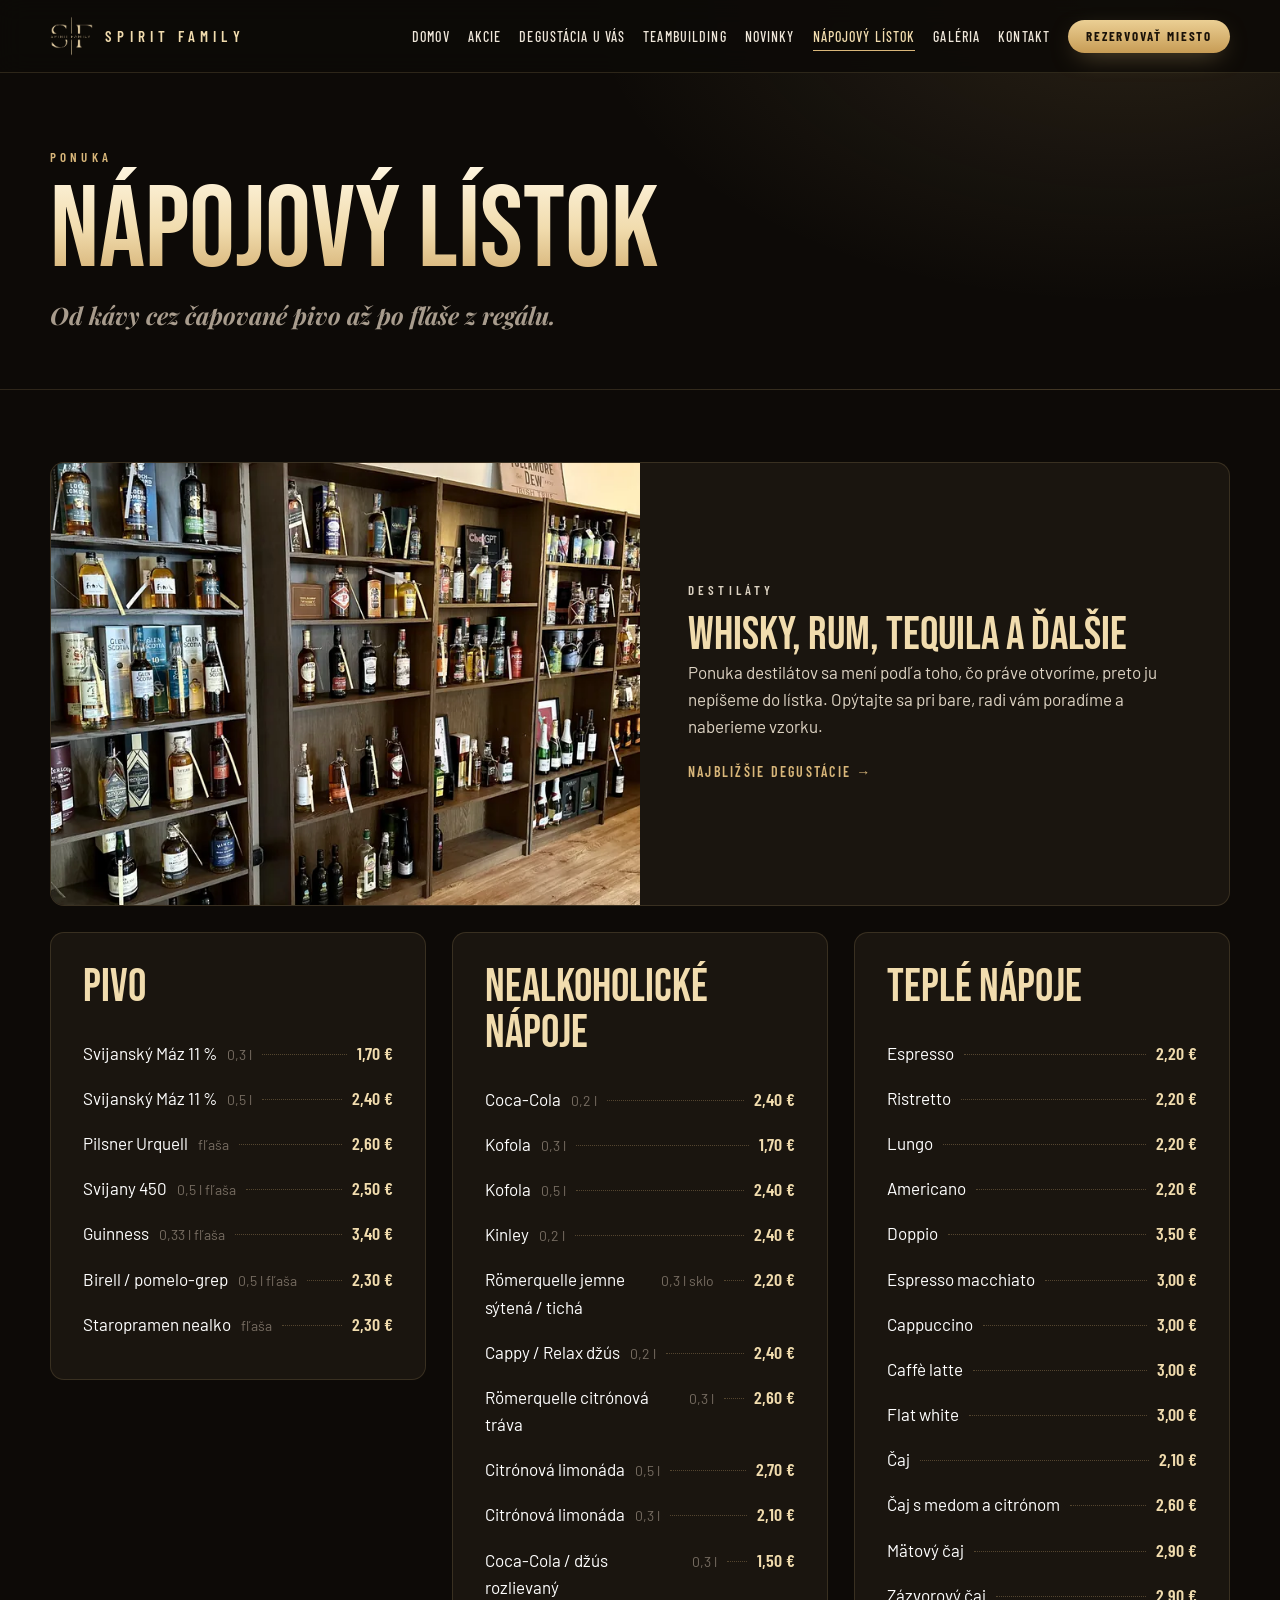
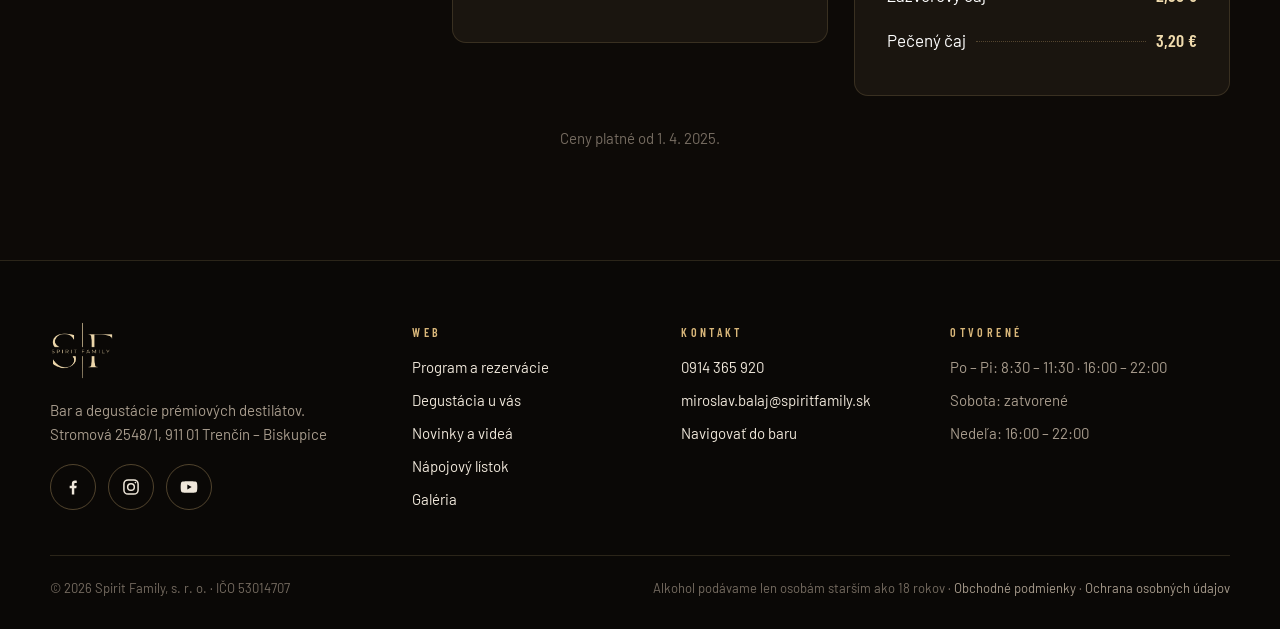
<file: listok.html>
<!doctype html>
<html lang="sk">
<head>
<meta charset="utf-8">

<meta name="viewport" content="width=device-width, initial-scale=1">
<title>Nápojový lístok | Spirit Family Trenčín</title>
<meta name="description" content="Nápojový lístok baru Spirit Family v Trenčíne – pivo, nealkoholické a teplé nápoje. Destiláty vám predstavíme pri bare.">
<link rel="canonical" href="https://spiritfamily.sk/listok.html">
<meta name="theme-color" content="#0d0a07">
<link rel="icon" type="image/png" sizes="32x32" href="img/favicon-32.png">
<link rel="apple-touch-icon" href="img/apple-touch-icon.png">
<meta property="og:type" content="website">
<meta property="og:site_name" content="Spirit Family">
<meta property="og:locale" content="sk_SK">
<meta property="og:title" content="Nápojový lístok | Spirit Family Trenčín">
<meta property="og:description" content="Nápojový lístok baru Spirit Family v Trenčíne – pivo, nealkoholické a teplé nápoje. Destiláty vám predstavíme pri bare.">
<meta property="og:url" content="https://spiritfamily.sk/listok.html">
<meta property="og:image" content="https://spiritfamily.sk/img/og-image.jpg">
<meta property="og:image:width" content="1200">
<meta property="og:image:height" content="630">
<link rel="preload" href="fonts/BebasNeue-400-latin.woff2" as="font" type="font/woff2" crossorigin>
<link rel="stylesheet" href="assets/css/style.css?v=0b8065d7">
<script>document.documentElement.classList.add('js')</script>
<script type="application/ld+json">{"@context":"https://schema.org","@type":"BarOrPub","name":"Spirit Family","url":"https://spiritfamily.sk/","image":"https://spiritfamily.sk/img/og-image.jpg","telephone":"+421914365920","email":"miroslav.balaj@spiritfamily.sk","address":{"@type":"PostalAddress","streetAddress":"Stromová 2548/1","addressLocality":"Trenčín – Biskupice","postalCode":"911 01","addressCountry":"SK"},"openingHours":["Mo-Fr 08:30-11:30","Mo-Fr 16:00-22:00","Su 16:00-22:00"],"sameAs":["https://www.facebook.com/Spirit.Family.Trencin","https://instagram.com/spirit_family_tn","https://www.youtube.com/channel/UCdaCXXBIjzJ_YnHXy_MoJWQ"]}</script>
</head>
<body data-page="listok" class="page-sub">
<a class="skip" href="#obsah">Preskočiť na obsah</a>
<header class="hdr" id="hdr">
  <div class="wrap hdr-in">
    <a class="brand" href="index.html" aria-label="Spirit Family – úvod"><img src="img/logo-zlate.png" alt="" width="44" height="40"><span>Spirit Family</span></a>
    <button class="burger" type="button" aria-expanded="false" aria-controls="nav" aria-label="Menu"><span></span><span></span><span></span></button>
    <nav class="nav" id="nav" aria-label="Hlavné menu">
      <a href="index.html" data-nav="index">Domov</a>
      <a href="akcie.html" data-nav="akcie">Akcie</a>
      <a href="degustacia-u-vas.html" data-nav="degustacia-u-vas">Degustácia u vás</a>
      <a href="firemne-akcie.html" data-nav="firemne-akcie">Teambuilding</a>
      <a href="novinky.html" data-nav="novinky">Novinky</a>
      <a href="listok.html" data-nav="listok" aria-current="page">Nápojový lístok</a>
      <a href="index.html#galeria">Galéria</a>
      <a href="index.html#kontakt">Kontakt</a>
      <a class="btn btn-sm" href="akcie.html">Rezervovať miesto</a>
    </nav>
  </div>
</header>
<main id="obsah">
  <section class="phero">
    <div class="wrap">
      <p class="eyebrow">Ponuka</p>
      <h1 class="gold-text">Nápojový lístok</h1>
      <p class="serif-i">Od kávy cez čapované pivo až po fľaše z regálu.</p>
    </div>
  </section>

  <section class="sec sec-tight">
    <div class="wrap">
      <div class="menu-grid">
        <div class="menu-card menu-feature rv">
          <img src="img/galeria/regaly-3-m.webp" srcset="img/galeria/regaly-3-m.webp 720w, img/galeria/regaly-3.webp 1800w" sizes="(max-width: 980px) 100vw, 590px" alt="Regály s whisky, rumom a ďalšími destilátmi" loading="lazy">
          <div class="txt">
            <p class="eyebrow">Destiláty</p>
            <h2>Whisky, rum, tequila a ďalšie</h2>
            <p>Ponuka destilátov sa mení podľa toho, čo práve otvoríme, preto ju nepíšeme do lístka. Opýtajte sa pri bare, radi vám poradíme a naberieme vzorku.</p>
            <a class="link-arrow" href="akcie.html">Najbližšie degustácie</a>
          </div>
        </div>

        <div class="menu-card rv">
          <h2>Pivo</h2>
          <ul class="menu-list">
            <li><span class="n">Svijanský Máz 11 %</span><span class="v">0,3 l</span><span class="dots"></span><span class="p">1,70 €</span></li>
            <li><span class="n">Svijanský Máz 11 %</span><span class="v">0,5 l</span><span class="dots"></span><span class="p">2,40 €</span></li>
            <li><span class="n">Pilsner Urquell</span><span class="v">fľaša</span><span class="dots"></span><span class="p">2,60 €</span></li>
            <li><span class="n">Svijany 450</span><span class="v">0,5 l fľaša</span><span class="dots"></span><span class="p">2,50 €</span></li>
            <li><span class="n">Guinness</span><span class="v">0,33 l fľaša</span><span class="dots"></span><span class="p">3,40 €</span></li>
            <li><span class="n">Birell / pomelo-grep</span><span class="v">0,5 l fľaša</span><span class="dots"></span><span class="p">2,30 €</span></li>
            <li><span class="n">Staropramen nealko</span><span class="v">fľaša</span><span class="dots"></span><span class="p">2,30 €</span></li>
          </ul>
        </div>

        <div class="menu-card rv">
          <h2>Nealkoholické nápoje</h2>
          <ul class="menu-list">
            <li><span class="n">Coca-Cola</span><span class="v">0,2 l</span><span class="dots"></span><span class="p">2,40 €</span></li>
            <li><span class="n">Kofola</span><span class="v">0,3 l</span><span class="dots"></span><span class="p">1,70 €</span></li>
            <li><span class="n">Kofola</span><span class="v">0,5 l</span><span class="dots"></span><span class="p">2,40 €</span></li>
            <li><span class="n">Kinley</span><span class="v">0,2 l</span><span class="dots"></span><span class="p">2,40 €</span></li>
            <li><span class="n">Römerquelle jemne sýtená / tichá</span><span class="v">0,3 l sklo</span><span class="dots"></span><span class="p">2,20 €</span></li>
            <li><span class="n">Cappy / Relax džús</span><span class="v">0,2 l</span><span class="dots"></span><span class="p">2,40 €</span></li>
            <li><span class="n">Römerquelle citrónová tráva</span><span class="v">0,3 l</span><span class="dots"></span><span class="p">2,60 €</span></li>
            <li><span class="n">Citrónová limonáda</span><span class="v">0,5 l</span><span class="dots"></span><span class="p">2,70 €</span></li>
            <li><span class="n">Citrónová limonáda</span><span class="v">0,3 l</span><span class="dots"></span><span class="p">2,10 €</span></li>
            <li><span class="n">Coca-Cola / džús rozlievaný</span><span class="v">0,3 l</span><span class="dots"></span><span class="p">1,50 €</span></li>
          </ul>
        </div>

        <div class="menu-card rv">
          <h2>Teplé nápoje</h2>
          <ul class="menu-list">
            <li><span class="n">Espresso</span><span class="dots"></span><span class="p">2,20 €</span></li>
            <li><span class="n">Ristretto</span><span class="dots"></span><span class="p">2,20 €</span></li>
            <li><span class="n">Lungo</span><span class="dots"></span><span class="p">2,20 €</span></li>
            <li><span class="n">Americano</span><span class="dots"></span><span class="p">2,20 €</span></li>
            <li><span class="n">Doppio</span><span class="dots"></span><span class="p">3,50 €</span></li>
            <li><span class="n">Espresso macchiato</span><span class="dots"></span><span class="p">3,00 €</span></li>
            <li><span class="n">Cappuccino</span><span class="dots"></span><span class="p">3,00 €</span></li>
            <li><span class="n">Caffè latte</span><span class="dots"></span><span class="p">3,00 €</span></li>
            <li><span class="n">Flat white</span><span class="dots"></span><span class="p">3,00 €</span></li>
            <li><span class="n">Čaj</span><span class="dots"></span><span class="p">2,10 €</span></li>
            <li><span class="n">Čaj s medom a citrónom</span><span class="dots"></span><span class="p">2,60 €</span></li>
            <li><span class="n">Mätový čaj</span><span class="dots"></span><span class="p">2,90 €</span></li>
            <li><span class="n">Zázvorový čaj</span><span class="dots"></span><span class="p">2,90 €</span></li>
            <li><span class="n">Pečený čaj</span><span class="dots"></span><span class="p">3,20 €</span></li>
          </ul>
        </div>
      </div>
      <p class="menu-note">Ceny platné od 1. 4. 2025.</p>
    </div>
  </section>
</main>
<footer class="ftr">
  <div class="wrap ftr-in">
    <div>
      <img class="ftr-logo" src="img/logo-zlate.png" alt="Spirit Family" width="64" height="59" loading="lazy">
      <p>Bar a degustácie prémiových destilátov.<br>Stromová 2548/1, 911 01 Trenčín – Biskupice</p>
      <div class="socials">
        <a href="https://www.facebook.com/Spirit.Family.Trencin" target="_blank" rel="noopener" aria-label="Facebook"><svg viewBox="0 0 24 24" fill="currentColor"><path d="M13.5 21v-7.5h2.5l.4-3h-2.9V8.6c0-.9.3-1.5 1.5-1.5h1.5V4.4c-.3 0-1.2-.1-2.2-.1-2.2 0-3.7 1.3-3.7 3.8v2.4H8v3h2.6V21z"/></svg></a>
        <a href="https://instagram.com/spirit_family_tn" target="_blank" rel="noopener" aria-label="Instagram"><svg viewBox="0 0 24 24" fill="none" stroke="currentColor" stroke-width="1.8"><rect x="3.5" y="3.5" width="17" height="17" rx="5"/><circle cx="12" cy="12" r="4"/><circle cx="17.3" cy="6.7" r="1" fill="currentColor" stroke="none"/></svg></a>
        <a href="https://www.youtube.com/channel/UCdaCXXBIjzJ_YnHXy_MoJWQ" target="_blank" rel="noopener" aria-label="YouTube"><svg viewBox="0 0 24 24" fill="currentColor"><path d="M21.6 7.2a2.5 2.5 0 0 0-1.8-1.8C18.2 5 12 5 12 5s-6.2 0-7.8.4a2.5 2.5 0 0 0-1.8 1.8A26 26 0 0 0 2 12a26 26 0 0 0 .4 4.8 2.5 2.5 0 0 0 1.8 1.8C5.8 19 12 19 12 19s6.2 0 7.8-.4a2.5 2.5 0 0 0 1.8-1.8A26 26 0 0 0 22 12a26 26 0 0 0-.4-4.8zM10 15V9l5.2 3z"/></svg></a>
      </div>
    </div>
    <div>
      <h4>Web</h4>
      <ul>
        <li><a href="akcie.html">Program a rezervácie</a></li>
        <li><a href="degustacia-u-vas.html">Degustácia u vás</a></li>
        <li><a href="novinky.html">Novinky a videá</a></li>
        <li><a href="listok.html">Nápojový lístok</a></li>
        <li><a href="index.html#galeria">Galéria</a></li>
      </ul>
    </div>
    <div>
      <h4>Kontakt</h4>
      <ul>
        <li><a href="tel:+421914365920">0914 365 920</a></li>
        <li><a href="mailto:miroslav.balaj@spiritfamily.sk">miroslav.balaj@spiritfamily.sk</a></li>
        <li><a href="https://maps.app.goo.gl/JjSfpsN3cdoqJxaj6" target="_blank" rel="noopener">Navigovať do baru</a></li>
      </ul>
    </div>
    <div>
      <h4>Otvorené</h4>
      <ul class="ftr-hours">
        <li>Po – Pi: 8:30 – 11:30 · 16:00 – 22:00</li>
        <li>Sobota: zatvorené</li>
        <li>Nedeľa: 16:00 – 22:00</li>
      </ul>
    </div>
  </div>
  <div class="wrap ftr-bottom">
    <span>&copy; <span data-rok>2026</span> Spirit Family, s. r. o. · IČO 53014707</span>
    <span>Alkohol podávame len osobám starším ako 18 rokov · <a href="podmienky.html">Obchodné podmienky</a> · <a href="ochrana-udajov.html">Ochrana osobných údajov</a></span>
  </div>
</footer>
<script src="assets/js/config.js?v=0b8065d7"></script>
<script src="assets/js/app.js?v=0b8065d7"></script>
</body>
</html>
</file>
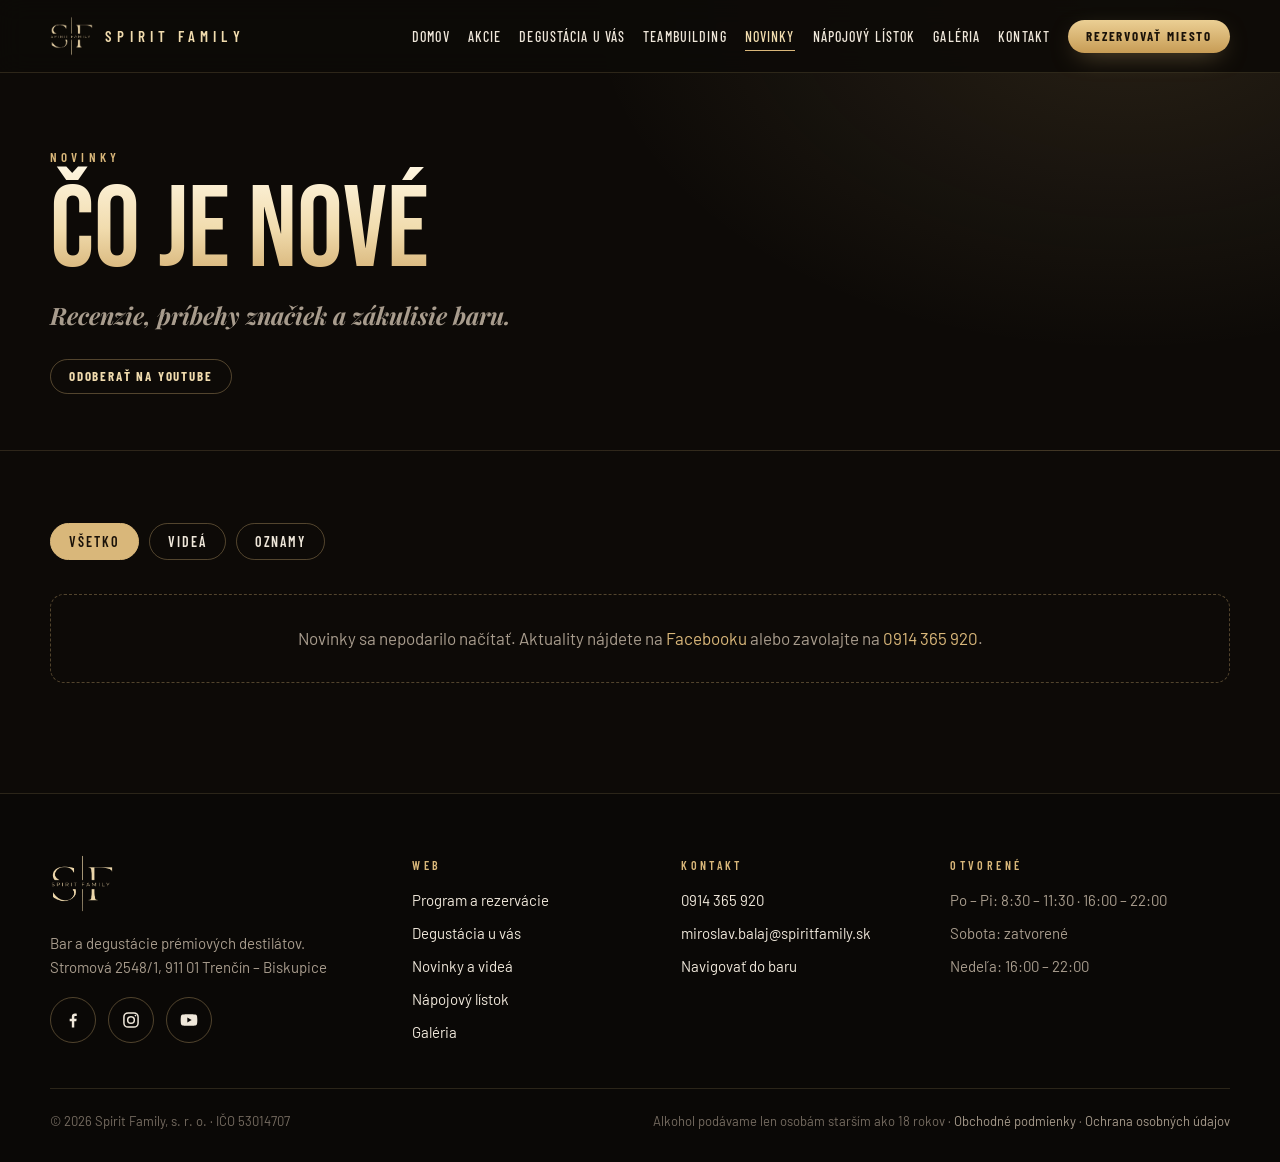
<file: novinky.html>
<!doctype html>
<html lang="sk">
<head>
<meta charset="utf-8">

<meta name="viewport" content="width=device-width, initial-scale=1">
<title>Novinky a videá | Spirit Family Trenčín</title>
<meta name="description" content="Videá z YouTube kanála Spirit Family – recenzie pív, príbehy pivovarov a liehovarov – a novinky z baru v Trenčíne.">
<link rel="canonical" href="https://spiritfamily.sk/novinky.html">
<meta name="theme-color" content="#0d0a07">
<link rel="icon" type="image/png" sizes="32x32" href="img/favicon-32.png">
<link rel="apple-touch-icon" href="img/apple-touch-icon.png">
<meta property="og:type" content="website">
<meta property="og:site_name" content="Spirit Family">
<meta property="og:locale" content="sk_SK">
<meta property="og:title" content="Novinky a videá | Spirit Family Trenčín">
<meta property="og:description" content="Videá z YouTube kanála Spirit Family – recenzie pív, príbehy pivovarov a liehovarov – a novinky z baru v Trenčíne.">
<meta property="og:url" content="https://spiritfamily.sk/novinky.html">
<meta property="og:image" content="https://spiritfamily.sk/img/og-image.jpg">
<meta property="og:image:width" content="1200">
<meta property="og:image:height" content="630">
<link rel="preload" href="fonts/BebasNeue-400-latin.woff2" as="font" type="font/woff2" crossorigin>
<link rel="stylesheet" href="assets/css/style.css?v=0b8065d7">
<script>document.documentElement.classList.add('js')</script>
<script type="application/ld+json">{"@context":"https://schema.org","@type":"BarOrPub","name":"Spirit Family","url":"https://spiritfamily.sk/","image":"https://spiritfamily.sk/img/og-image.jpg","telephone":"+421914365920","email":"miroslav.balaj@spiritfamily.sk","address":{"@type":"PostalAddress","streetAddress":"Stromová 2548/1","addressLocality":"Trenčín – Biskupice","postalCode":"911 01","addressCountry":"SK"},"openingHours":["Mo-Fr 08:30-11:30","Mo-Fr 16:00-22:00","Su 16:00-22:00"],"sameAs":["https://www.facebook.com/Spirit.Family.Trencin","https://instagram.com/spirit_family_tn","https://www.youtube.com/channel/UCdaCXXBIjzJ_YnHXy_MoJWQ"]}</script>
</head>
<body data-page="novinky" class="page-sub">
<a class="skip" href="#obsah">Preskočiť na obsah</a>
<header class="hdr" id="hdr">
  <div class="wrap hdr-in">
    <a class="brand" href="index.html" aria-label="Spirit Family – úvod"><img src="img/logo-zlate.png" alt="" width="44" height="40"><span>Spirit Family</span></a>
    <button class="burger" type="button" aria-expanded="false" aria-controls="nav" aria-label="Menu"><span></span><span></span><span></span></button>
    <nav class="nav" id="nav" aria-label="Hlavné menu">
      <a href="index.html" data-nav="index">Domov</a>
      <a href="akcie.html" data-nav="akcie">Akcie</a>
      <a href="degustacia-u-vas.html" data-nav="degustacia-u-vas">Degustácia u vás</a>
      <a href="firemne-akcie.html" data-nav="firemne-akcie">Teambuilding</a>
      <a href="novinky.html" data-nav="novinky" aria-current="page">Novinky</a>
      <a href="listok.html" data-nav="listok">Nápojový lístok</a>
      <a href="index.html#galeria">Galéria</a>
      <a href="index.html#kontakt">Kontakt</a>
      <a class="btn btn-sm" href="akcie.html">Rezervovať miesto</a>
    </nav>
  </div>
</header>
<main id="obsah">
  <section class="phero">
    <div class="wrap">
      <p class="eyebrow">Novinky</p>
      <h1 class="gold-text">Čo je nové</h1>
      <p class="serif-i">Recenzie, príbehy značiek a zákulisie baru.</p>
      <div class="phero-cta"><a class="btn btn-ghost btn-sm" href="https://www.youtube.com/channel/UCdaCXXBIjzJ_YnHXy_MoJWQ?sub_confirmation=1" target="_blank" rel="noopener">Odoberať na YouTube</a></div>
    </div>
  </section>

  <section class="sec sec-tight">
    <div class="wrap">
      <div class="chips" id="novinky-filter" role="group" aria-label="Filter noviniek">
        <button type="button" data-f="vsetko" aria-pressed="true">Všetko</button>
        <button type="button" data-f="video" aria-pressed="false">Videá</button>
        <button type="button" data-f="oznam" aria-pressed="false">Oznamy</button>
      </div>
      <div class="nw-grid" id="novinky-grid" aria-live="polite">
        <div class="skel skel-v"></div><div class="skel skel-v"></div><div class="skel skel-v"></div>
        <div class="skel skel-v"></div><div class="skel skel-v"></div><div class="skel skel-v"></div>
      </div>
    </div>
  </section>
</main>
<footer class="ftr">
  <div class="wrap ftr-in">
    <div>
      <img class="ftr-logo" src="img/logo-zlate.png" alt="Spirit Family" width="64" height="59" loading="lazy">
      <p>Bar a degustácie prémiových destilátov.<br>Stromová 2548/1, 911 01 Trenčín – Biskupice</p>
      <div class="socials">
        <a href="https://www.facebook.com/Spirit.Family.Trencin" target="_blank" rel="noopener" aria-label="Facebook"><svg viewBox="0 0 24 24" fill="currentColor"><path d="M13.5 21v-7.5h2.5l.4-3h-2.9V8.6c0-.9.3-1.5 1.5-1.5h1.5V4.4c-.3 0-1.2-.1-2.2-.1-2.2 0-3.7 1.3-3.7 3.8v2.4H8v3h2.6V21z"/></svg></a>
        <a href="https://instagram.com/spirit_family_tn" target="_blank" rel="noopener" aria-label="Instagram"><svg viewBox="0 0 24 24" fill="none" stroke="currentColor" stroke-width="1.8"><rect x="3.5" y="3.5" width="17" height="17" rx="5"/><circle cx="12" cy="12" r="4"/><circle cx="17.3" cy="6.7" r="1" fill="currentColor" stroke="none"/></svg></a>
        <a href="https://www.youtube.com/channel/UCdaCXXBIjzJ_YnHXy_MoJWQ" target="_blank" rel="noopener" aria-label="YouTube"><svg viewBox="0 0 24 24" fill="currentColor"><path d="M21.6 7.2a2.5 2.5 0 0 0-1.8-1.8C18.2 5 12 5 12 5s-6.2 0-7.8.4a2.5 2.5 0 0 0-1.8 1.8A26 26 0 0 0 2 12a26 26 0 0 0 .4 4.8 2.5 2.5 0 0 0 1.8 1.8C5.8 19 12 19 12 19s6.2 0 7.8-.4a2.5 2.5 0 0 0 1.8-1.8A26 26 0 0 0 22 12a26 26 0 0 0-.4-4.8zM10 15V9l5.2 3z"/></svg></a>
      </div>
    </div>
    <div>
      <h4>Web</h4>
      <ul>
        <li><a href="akcie.html">Program a rezervácie</a></li>
        <li><a href="degustacia-u-vas.html">Degustácia u vás</a></li>
        <li><a href="novinky.html">Novinky a videá</a></li>
        <li><a href="listok.html">Nápojový lístok</a></li>
        <li><a href="index.html#galeria">Galéria</a></li>
      </ul>
    </div>
    <div>
      <h4>Kontakt</h4>
      <ul>
        <li><a href="tel:+421914365920">0914 365 920</a></li>
        <li><a href="mailto:miroslav.balaj@spiritfamily.sk">miroslav.balaj@spiritfamily.sk</a></li>
        <li><a href="https://maps.app.goo.gl/JjSfpsN3cdoqJxaj6" target="_blank" rel="noopener">Navigovať do baru</a></li>
      </ul>
    </div>
    <div>
      <h4>Otvorené</h4>
      <ul class="ftr-hours">
        <li>Po – Pi: 8:30 – 11:30 · 16:00 – 22:00</li>
        <li>Sobota: zatvorené</li>
        <li>Nedeľa: 16:00 – 22:00</li>
      </ul>
    </div>
  </div>
  <div class="wrap ftr-bottom">
    <span>&copy; <span data-rok>2026</span> Spirit Family, s. r. o. · IČO 53014707</span>
    <span>Alkohol podávame len osobám starším ako 18 rokov · <a href="podmienky.html">Obchodné podmienky</a> · <a href="ochrana-udajov.html">Ochrana osobných údajov</a></span>
  </div>
</footer>
<script src="assets/js/config.js?v=0b8065d7"></script>
<script src="assets/js/app.js?v=0b8065d7"></script>
</body>
</html>
</file>
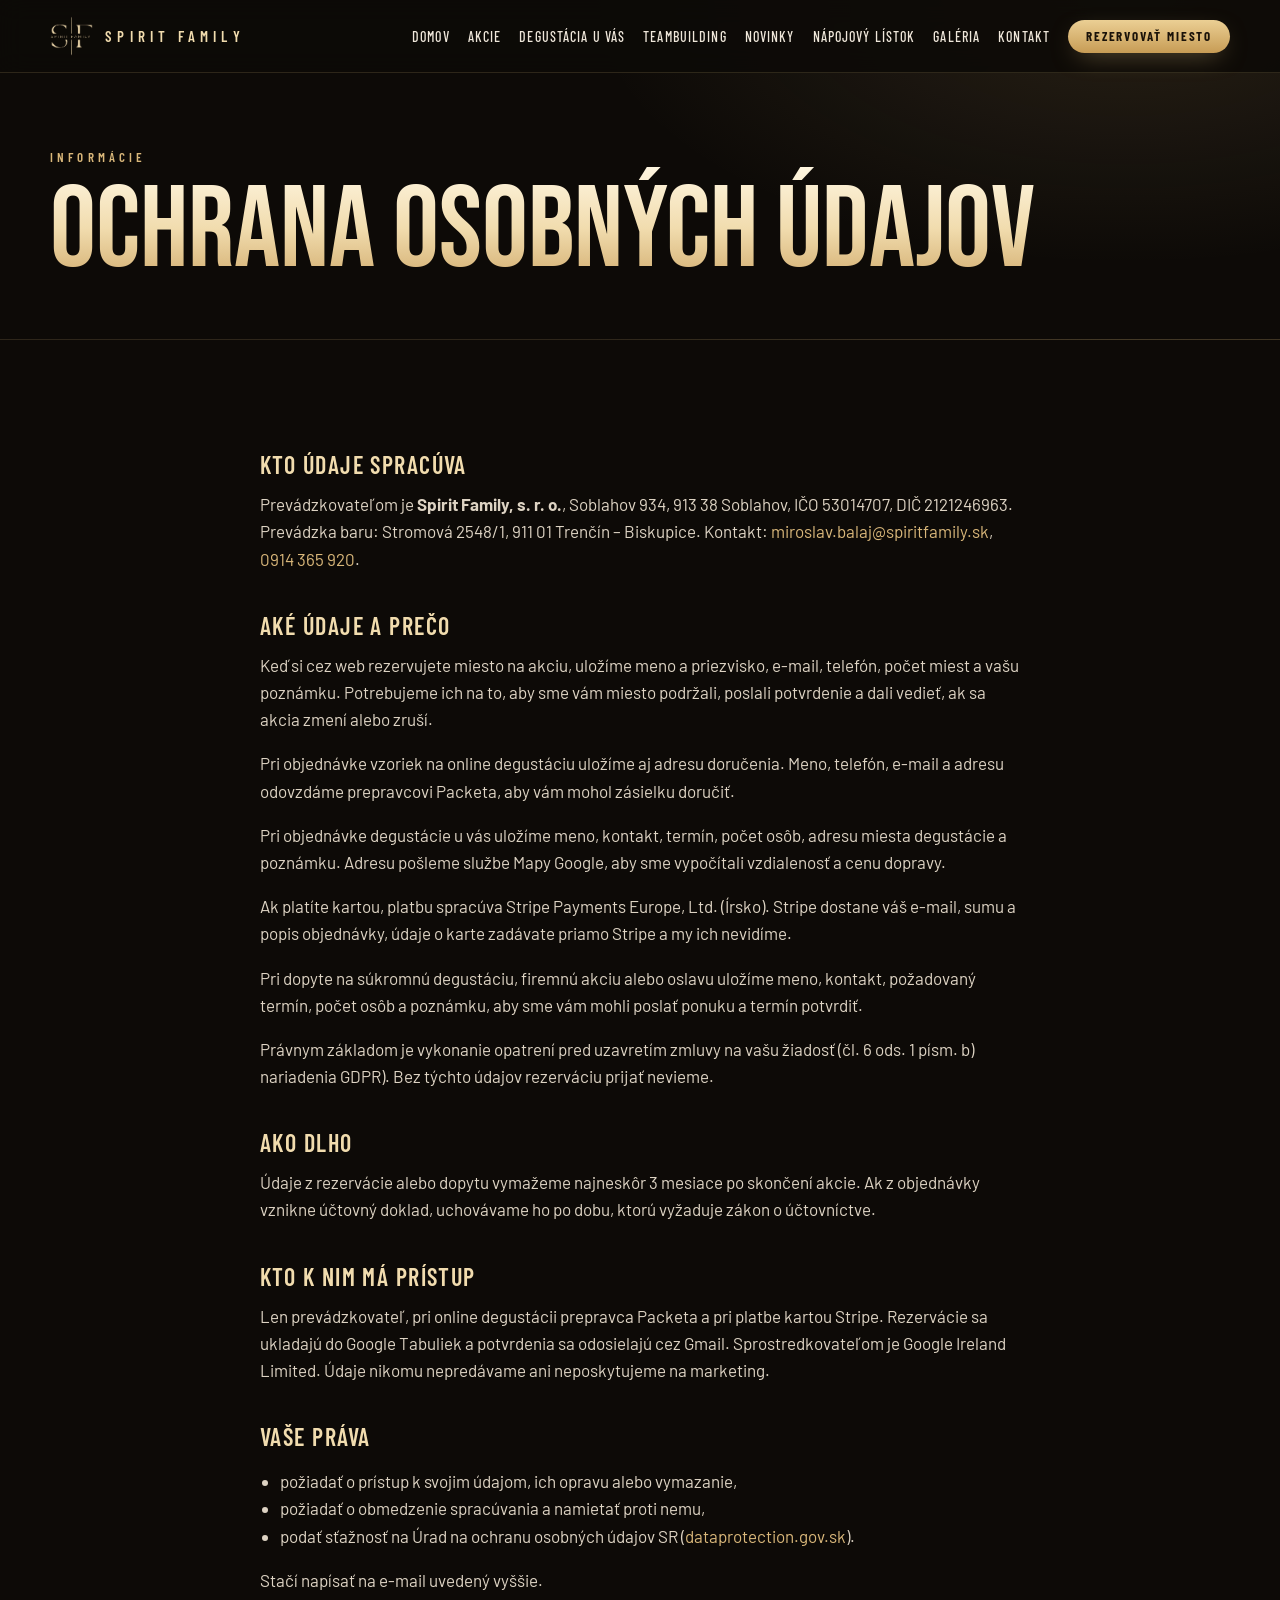
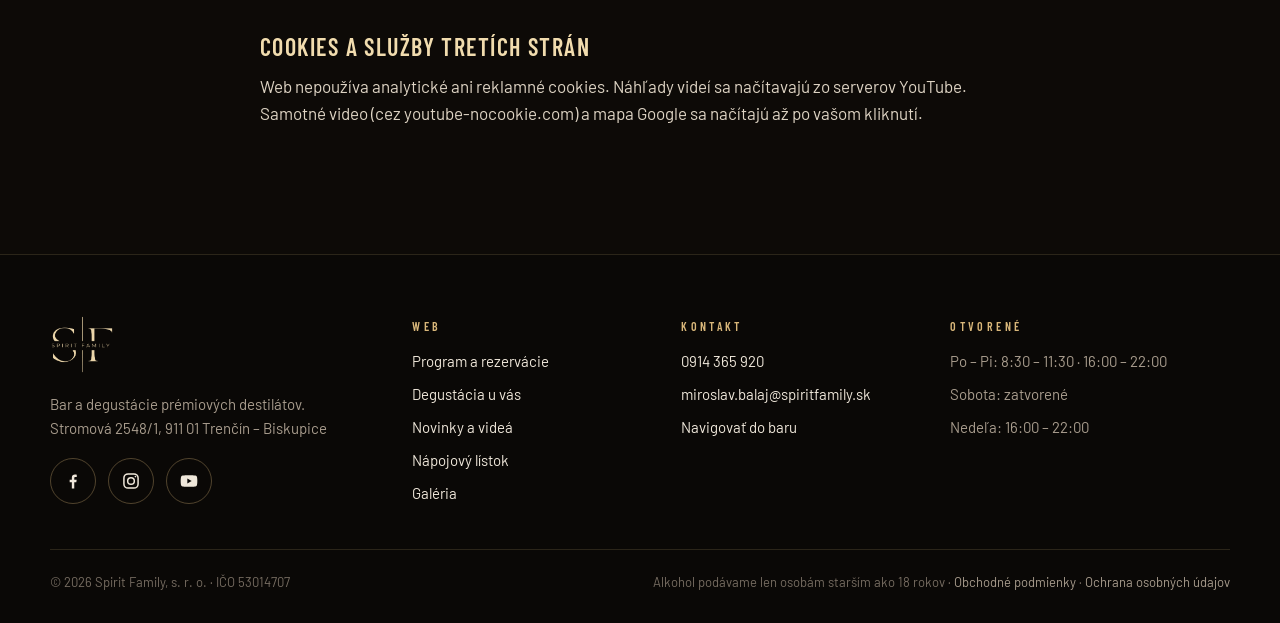
<file: ochrana-udajov.html>
<!doctype html>
<html lang="sk">
<head>
<meta charset="utf-8">

<meta name="viewport" content="width=device-width, initial-scale=1">
<title>Ochrana osobných údajov | Spirit Family</title>
<meta name="description" content="Ako Spirit Family spracúva osobné údaje pri online rezervácii miesta na akcie.">
<link rel="canonical" href="https://spiritfamily.sk/ochrana-udajov.html">
<meta name="theme-color" content="#0d0a07">
<link rel="icon" type="image/png" sizes="32x32" href="img/favicon-32.png">
<link rel="apple-touch-icon" href="img/apple-touch-icon.png">
<meta property="og:type" content="website">
<meta property="og:site_name" content="Spirit Family">
<meta property="og:locale" content="sk_SK">
<meta property="og:title" content="Ochrana osobných údajov | Spirit Family">
<meta property="og:description" content="Ako Spirit Family spracúva osobné údaje pri online rezervácii miesta na akcie.">
<meta property="og:url" content="https://spiritfamily.sk/ochrana-udajov.html">
<meta property="og:image" content="https://spiritfamily.sk/img/og-image.jpg">
<meta property="og:image:width" content="1200">
<meta property="og:image:height" content="630">
<link rel="preload" href="fonts/BebasNeue-400-latin.woff2" as="font" type="font/woff2" crossorigin>
<link rel="stylesheet" href="assets/css/style.css?v=0b8065d7">
<script>document.documentElement.classList.add('js')</script>
<script type="application/ld+json">{"@context":"https://schema.org","@type":"BarOrPub","name":"Spirit Family","url":"https://spiritfamily.sk/","image":"https://spiritfamily.sk/img/og-image.jpg","telephone":"+421914365920","email":"miroslav.balaj@spiritfamily.sk","address":{"@type":"PostalAddress","streetAddress":"Stromová 2548/1","addressLocality":"Trenčín – Biskupice","postalCode":"911 01","addressCountry":"SK"},"openingHours":["Mo-Fr 08:30-11:30","Mo-Fr 16:00-22:00","Su 16:00-22:00"],"sameAs":["https://www.facebook.com/Spirit.Family.Trencin","https://instagram.com/spirit_family_tn","https://www.youtube.com/channel/UCdaCXXBIjzJ_YnHXy_MoJWQ"]}</script>
</head>
<body data-page="ochrana-udajov" class="page-sub">
<a class="skip" href="#obsah">Preskočiť na obsah</a>
<header class="hdr" id="hdr">
  <div class="wrap hdr-in">
    <a class="brand" href="index.html" aria-label="Spirit Family – úvod"><img src="img/logo-zlate.png" alt="" width="44" height="40"><span>Spirit Family</span></a>
    <button class="burger" type="button" aria-expanded="false" aria-controls="nav" aria-label="Menu"><span></span><span></span><span></span></button>
    <nav class="nav" id="nav" aria-label="Hlavné menu">
      <a href="index.html" data-nav="index">Domov</a>
      <a href="akcie.html" data-nav="akcie">Akcie</a>
      <a href="degustacia-u-vas.html" data-nav="degustacia-u-vas">Degustácia u vás</a>
      <a href="firemne-akcie.html" data-nav="firemne-akcie">Teambuilding</a>
      <a href="novinky.html" data-nav="novinky">Novinky</a>
      <a href="listok.html" data-nav="listok">Nápojový lístok</a>
      <a href="index.html#galeria">Galéria</a>
      <a href="index.html#kontakt">Kontakt</a>
      <a class="btn btn-sm" href="akcie.html">Rezervovať miesto</a>
    </nav>
  </div>
</header>
<main id="obsah">
  <section class="phero">
    <div class="wrap">
      <p class="eyebrow">Informácie</p>
      <h1 class="gold-text">Ochrana osobných údajov</h1>
    </div>
  </section>

  <section class="sec sec-tight">
    <div class="wrap prose">
      <h2>Kto údaje spracúva</h2>
      <p>Prevádzkovateľom je <strong>Spirit Family, s. r. o.</strong>, Soblahov 934, 913 38 Soblahov, IČO 53014707, DIČ 2121246963. Prevádzka baru: Stromová 2548/1, 911 01 Trenčín – Biskupice. Kontakt: <a href="mailto:miroslav.balaj@spiritfamily.sk">miroslav.balaj@spiritfamily.sk</a>, <a href="tel:+421914365920">0914 365 920</a>.</p>

      <h2>Aké údaje a prečo</h2>
      <p>Keď si cez web rezervujete miesto na akciu, uložíme meno a priezvisko, e-mail, telefón, počet miest a vašu poznámku. Potrebujeme ich na to, aby sme vám miesto podržali, poslali potvrdenie a dali vedieť, ak sa akcia zmení alebo zruší.</p>
      <p>Pri objednávke vzoriek na online degustáciu uložíme aj adresu doručenia. Meno, telefón, e-mail a adresu odovzdáme prepravcovi Packeta, aby vám mohol zásielku doručiť.</p>
      <p>Pri objednávke degustácie u vás uložíme meno, kontakt, termín, počet osôb, adresu miesta degustácie a poznámku. Adresu pošleme službe Mapy Google, aby sme vypočítali vzdialenosť a cenu dopravy.</p>
      <p>Ak platíte kartou, platbu spracúva Stripe Payments Europe, Ltd. (Írsko). Stripe dostane váš e-mail, sumu a popis objednávky, údaje o karte zadávate priamo Stripe a my ich nevidíme.</p>
      <p>Pri dopyte na súkromnú degustáciu, firemnú akciu alebo oslavu uložíme meno, kontakt, požadovaný termín, počet osôb a poznámku, aby sme vám mohli poslať ponuku a termín potvrdiť.</p>
      <p>Právnym základom je vykonanie opatrení pred uzavretím zmluvy na vašu žiadosť (čl. 6 ods. 1 písm. b) nariadenia GDPR). Bez týchto údajov rezerváciu prijať nevieme.</p>

      <h2>Ako dlho</h2>
      <p>Údaje z rezervácie alebo dopytu vymažeme najneskôr 3 mesiace po skončení akcie. Ak z objednávky vznikne účtovný doklad, uchovávame ho po dobu, ktorú vyžaduje zákon o účtovníctve.</p>

      <h2>Kto k nim má prístup</h2>
      <p>Len prevádzkovateľ, pri online degustácii prepravca Packeta a pri platbe kartou Stripe. Rezervácie sa ukladajú do Google Tabuliek a potvrdenia sa odosielajú cez Gmail. Sprostredkovateľom je Google Ireland Limited. Údaje nikomu nepredávame ani neposkytujeme na marketing.</p>

      <h2>Vaše práva</h2>
      <ul>
        <li>požiadať o prístup k svojim údajom, ich opravu alebo vymazanie,</li>
        <li>požiadať o obmedzenie spracúvania a namietať proti nemu,</li>
        <li>podať sťažnosť na Úrad na ochranu osobných údajov SR (<a href="https://dataprotection.gov.sk" target="_blank" rel="noopener">dataprotection.gov.sk</a>).</li>
      </ul>
      <p>Stačí napísať na e-mail uvedený vyššie.</p>

      <h2>Cookies a služby tretích strán</h2>
      <p>Web nepoužíva analytické ani reklamné cookies. Náhľady videí sa načítavajú zo serverov YouTube. Samotné video (cez youtube-nocookie.com) a mapa Google sa načítajú až po vašom kliknutí.</p>
    </div>
  </section>
</main>
<footer class="ftr">
  <div class="wrap ftr-in">
    <div>
      <img class="ftr-logo" src="img/logo-zlate.png" alt="Spirit Family" width="64" height="59" loading="lazy">
      <p>Bar a degustácie prémiových destilátov.<br>Stromová 2548/1, 911 01 Trenčín – Biskupice</p>
      <div class="socials">
        <a href="https://www.facebook.com/Spirit.Family.Trencin" target="_blank" rel="noopener" aria-label="Facebook"><svg viewBox="0 0 24 24" fill="currentColor"><path d="M13.5 21v-7.5h2.5l.4-3h-2.9V8.6c0-.9.3-1.5 1.5-1.5h1.5V4.4c-.3 0-1.2-.1-2.2-.1-2.2 0-3.7 1.3-3.7 3.8v2.4H8v3h2.6V21z"/></svg></a>
        <a href="https://instagram.com/spirit_family_tn" target="_blank" rel="noopener" aria-label="Instagram"><svg viewBox="0 0 24 24" fill="none" stroke="currentColor" stroke-width="1.8"><rect x="3.5" y="3.5" width="17" height="17" rx="5"/><circle cx="12" cy="12" r="4"/><circle cx="17.3" cy="6.7" r="1" fill="currentColor" stroke="none"/></svg></a>
        <a href="https://www.youtube.com/channel/UCdaCXXBIjzJ_YnHXy_MoJWQ" target="_blank" rel="noopener" aria-label="YouTube"><svg viewBox="0 0 24 24" fill="currentColor"><path d="M21.6 7.2a2.5 2.5 0 0 0-1.8-1.8C18.2 5 12 5 12 5s-6.2 0-7.8.4a2.5 2.5 0 0 0-1.8 1.8A26 26 0 0 0 2 12a26 26 0 0 0 .4 4.8 2.5 2.5 0 0 0 1.8 1.8C5.8 19 12 19 12 19s6.2 0 7.8-.4a2.5 2.5 0 0 0 1.8-1.8A26 26 0 0 0 22 12a26 26 0 0 0-.4-4.8zM10 15V9l5.2 3z"/></svg></a>
      </div>
    </div>
    <div>
      <h4>Web</h4>
      <ul>
        <li><a href="akcie.html">Program a rezervácie</a></li>
        <li><a href="degustacia-u-vas.html">Degustácia u vás</a></li>
        <li><a href="novinky.html">Novinky a videá</a></li>
        <li><a href="listok.html">Nápojový lístok</a></li>
        <li><a href="index.html#galeria">Galéria</a></li>
      </ul>
    </div>
    <div>
      <h4>Kontakt</h4>
      <ul>
        <li><a href="tel:+421914365920">0914 365 920</a></li>
        <li><a href="mailto:miroslav.balaj@spiritfamily.sk">miroslav.balaj@spiritfamily.sk</a></li>
        <li><a href="https://maps.app.goo.gl/JjSfpsN3cdoqJxaj6" target="_blank" rel="noopener">Navigovať do baru</a></li>
      </ul>
    </div>
    <div>
      <h4>Otvorené</h4>
      <ul class="ftr-hours">
        <li>Po – Pi: 8:30 – 11:30 · 16:00 – 22:00</li>
        <li>Sobota: zatvorené</li>
        <li>Nedeľa: 16:00 – 22:00</li>
      </ul>
    </div>
  </div>
  <div class="wrap ftr-bottom">
    <span>&copy; <span data-rok>2026</span> Spirit Family, s. r. o. · IČO 53014707</span>
    <span>Alkohol podávame len osobám starším ako 18 rokov · <a href="podmienky.html">Obchodné podmienky</a> · <a href="ochrana-udajov.html">Ochrana osobných údajov</a></span>
  </div>
</footer>
<script src="assets/js/config.js?v=0b8065d7"></script>
<script src="assets/js/app.js?v=0b8065d7"></script>
</body>
</html>
</file>
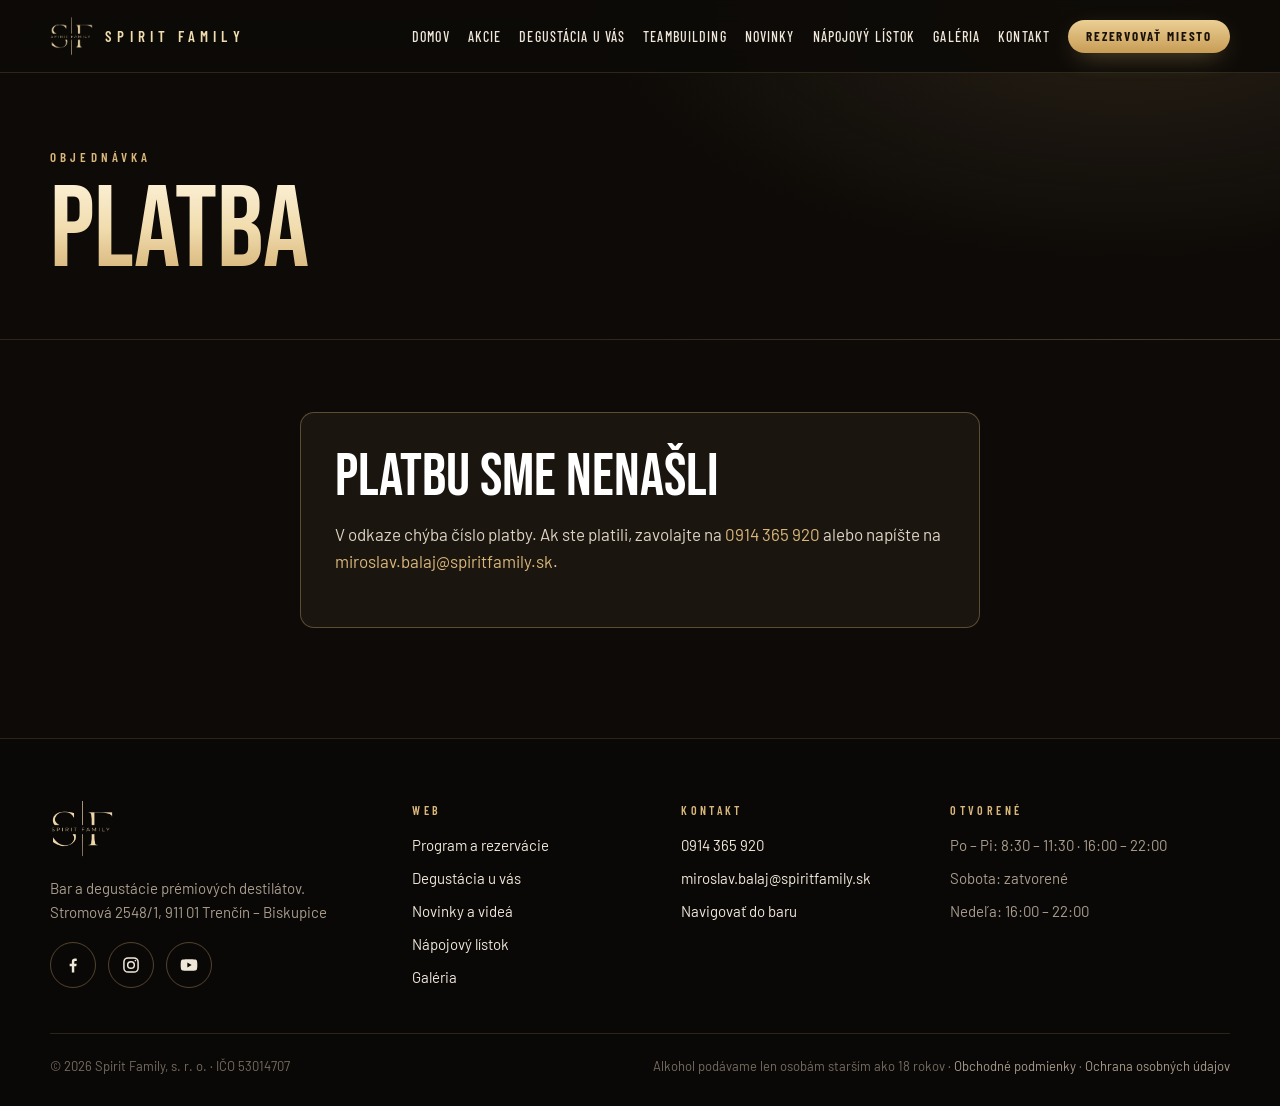
<file: platba.html>
<!doctype html>
<html lang="sk">
<head>
<meta charset="utf-8">
<meta name="robots" content="noindex">
<meta name="viewport" content="width=device-width, initial-scale=1">
<title>Platba | Spirit Family</title>
<meta name="description" content="Potvrdenie platby v Spirit Family.">
<link rel="canonical" href="https://spiritfamily.sk/platba.html">
<meta name="theme-color" content="#0d0a07">
<link rel="icon" type="image/png" sizes="32x32" href="img/favicon-32.png">
<link rel="apple-touch-icon" href="img/apple-touch-icon.png">
<meta property="og:type" content="website">
<meta property="og:site_name" content="Spirit Family">
<meta property="og:locale" content="sk_SK">
<meta property="og:title" content="Platba | Spirit Family">
<meta property="og:description" content="Potvrdenie platby v Spirit Family.">
<meta property="og:url" content="https://spiritfamily.sk/platba.html">
<meta property="og:image" content="https://spiritfamily.sk/img/og-image.jpg">
<meta property="og:image:width" content="1200">
<meta property="og:image:height" content="630">
<link rel="preload" href="fonts/BebasNeue-400-latin.woff2" as="font" type="font/woff2" crossorigin>
<link rel="stylesheet" href="assets/css/style.css?v=0b8065d7">
<script>document.documentElement.classList.add('js')</script>
<script type="application/ld+json">{"@context":"https://schema.org","@type":"BarOrPub","name":"Spirit Family","url":"https://spiritfamily.sk/","image":"https://spiritfamily.sk/img/og-image.jpg","telephone":"+421914365920","email":"miroslav.balaj@spiritfamily.sk","address":{"@type":"PostalAddress","streetAddress":"Stromová 2548/1","addressLocality":"Trenčín – Biskupice","postalCode":"911 01","addressCountry":"SK"},"openingHours":["Mo-Fr 08:30-11:30","Mo-Fr 16:00-22:00","Su 16:00-22:00"],"sameAs":["https://www.facebook.com/Spirit.Family.Trencin","https://instagram.com/spirit_family_tn","https://www.youtube.com/channel/UCdaCXXBIjzJ_YnHXy_MoJWQ"]}</script>
</head>
<body data-page="platba" class="page-sub">
<a class="skip" href="#obsah">Preskočiť na obsah</a>
<header class="hdr" id="hdr">
  <div class="wrap hdr-in">
    <a class="brand" href="index.html" aria-label="Spirit Family – úvod"><img src="img/logo-zlate.png" alt="" width="44" height="40"><span>Spirit Family</span></a>
    <button class="burger" type="button" aria-expanded="false" aria-controls="nav" aria-label="Menu"><span></span><span></span><span></span></button>
    <nav class="nav" id="nav" aria-label="Hlavné menu">
      <a href="index.html" data-nav="index">Domov</a>
      <a href="akcie.html" data-nav="akcie">Akcie</a>
      <a href="degustacia-u-vas.html" data-nav="degustacia-u-vas">Degustácia u vás</a>
      <a href="firemne-akcie.html" data-nav="firemne-akcie">Teambuilding</a>
      <a href="novinky.html" data-nav="novinky">Novinky</a>
      <a href="listok.html" data-nav="listok">Nápojový lístok</a>
      <a href="index.html#galeria">Galéria</a>
      <a href="index.html#kontakt">Kontakt</a>
      <a class="btn btn-sm" href="akcie.html">Rezervovať miesto</a>
    </nav>
  </div>
</header>
<main id="obsah">
  <section class="phero">
    <div class="wrap">
      <p class="eyebrow">Objednávka</p>
      <h1 class="gold-text">Platba</h1>
    </div>
  </section>
  <section class="sec sec-tight">
    <div class="wrap">
      <div class="pay-box" id="platba-vysledok" aria-live="polite">
        <h2>Overujeme platbu…</h2>
        <p>Chvíľu strpenia, zisťujeme stav platby.</p>
      </div>
    </div>
  </section>
</main>
<footer class="ftr">
  <div class="wrap ftr-in">
    <div>
      <img class="ftr-logo" src="img/logo-zlate.png" alt="Spirit Family" width="64" height="59" loading="lazy">
      <p>Bar a degustácie prémiových destilátov.<br>Stromová 2548/1, 911 01 Trenčín – Biskupice</p>
      <div class="socials">
        <a href="https://www.facebook.com/Spirit.Family.Trencin" target="_blank" rel="noopener" aria-label="Facebook"><svg viewBox="0 0 24 24" fill="currentColor"><path d="M13.5 21v-7.5h2.5l.4-3h-2.9V8.6c0-.9.3-1.5 1.5-1.5h1.5V4.4c-.3 0-1.2-.1-2.2-.1-2.2 0-3.7 1.3-3.7 3.8v2.4H8v3h2.6V21z"/></svg></a>
        <a href="https://instagram.com/spirit_family_tn" target="_blank" rel="noopener" aria-label="Instagram"><svg viewBox="0 0 24 24" fill="none" stroke="currentColor" stroke-width="1.8"><rect x="3.5" y="3.5" width="17" height="17" rx="5"/><circle cx="12" cy="12" r="4"/><circle cx="17.3" cy="6.7" r="1" fill="currentColor" stroke="none"/></svg></a>
        <a href="https://www.youtube.com/channel/UCdaCXXBIjzJ_YnHXy_MoJWQ" target="_blank" rel="noopener" aria-label="YouTube"><svg viewBox="0 0 24 24" fill="currentColor"><path d="M21.6 7.2a2.5 2.5 0 0 0-1.8-1.8C18.2 5 12 5 12 5s-6.2 0-7.8.4a2.5 2.5 0 0 0-1.8 1.8A26 26 0 0 0 2 12a26 26 0 0 0 .4 4.8 2.5 2.5 0 0 0 1.8 1.8C5.8 19 12 19 12 19s6.2 0 7.8-.4a2.5 2.5 0 0 0 1.8-1.8A26 26 0 0 0 22 12a26 26 0 0 0-.4-4.8zM10 15V9l5.2 3z"/></svg></a>
      </div>
    </div>
    <div>
      <h4>Web</h4>
      <ul>
        <li><a href="akcie.html">Program a rezervácie</a></li>
        <li><a href="degustacia-u-vas.html">Degustácia u vás</a></li>
        <li><a href="novinky.html">Novinky a videá</a></li>
        <li><a href="listok.html">Nápojový lístok</a></li>
        <li><a href="index.html#galeria">Galéria</a></li>
      </ul>
    </div>
    <div>
      <h4>Kontakt</h4>
      <ul>
        <li><a href="tel:+421914365920">0914 365 920</a></li>
        <li><a href="mailto:miroslav.balaj@spiritfamily.sk">miroslav.balaj@spiritfamily.sk</a></li>
        <li><a href="https://maps.app.goo.gl/JjSfpsN3cdoqJxaj6" target="_blank" rel="noopener">Navigovať do baru</a></li>
      </ul>
    </div>
    <div>
      <h4>Otvorené</h4>
      <ul class="ftr-hours">
        <li>Po – Pi: 8:30 – 11:30 · 16:00 – 22:00</li>
        <li>Sobota: zatvorené</li>
        <li>Nedeľa: 16:00 – 22:00</li>
      </ul>
    </div>
  </div>
  <div class="wrap ftr-bottom">
    <span>&copy; <span data-rok>2026</span> Spirit Family, s. r. o. · IČO 53014707</span>
    <span>Alkohol podávame len osobám starším ako 18 rokov · <a href="podmienky.html">Obchodné podmienky</a> · <a href="ochrana-udajov.html">Ochrana osobných údajov</a></span>
  </div>
</footer>
<script src="assets/js/config.js?v=0b8065d7"></script>
<script src="assets/js/app.js?v=0b8065d7"></script>
</body>
</html>
</file>
<file: assets/css/style.css>
@import url('../../fonts/fonts.css');

/* ============ Základ ============ */
:root {
  --bg: #0d0a07;
  --bg2: #15110c;
  --card: #1a150f;
  --line: rgba(217, 183, 122, .16);
  --line2: rgba(217, 183, 122, .34);
  --gold: #d9b77a;
  --gold2: #f1dcae;
  --text: #efe7da;
  --muted: #a89c8d;
  --dim: #766c61;
  --rum: #cf9d5b;
  --whisky: #ddb45c;
  --tequila: #5fb592;
  --tanec: #d65471;
  --gin: #86b6d9;
  --pivo: #e6b843;
  --ine: #c7ad85;
  --acc: #d9b77a;
  --ok: #7fd1ab;
  --err: #ec7d8a;
  --radius: 14px;
  --wrap: 1180px;
  --f-display: 'Bebas Neue', Impact, 'Arial Narrow', sans-serif;
  --f-serif: 'Playfair Display', Georgia, serif;
  --f-body: 'Barlow', system-ui, -apple-system, 'Segoe UI', sans-serif;
  --f-cond: 'Barlow Condensed', 'Arial Narrow', sans-serif;
}

*, *::before, *::after { box-sizing: border-box; }
html { scroll-behavior: smooth; -webkit-text-size-adjust: 100%; scroll-padding-top: 80px; }
body {
  margin: 0; background: var(--bg); color: var(--text);
  font: 400 17px/1.6 var(--f-body); -webkit-font-smoothing: antialiased; overflow-x: hidden;
}
img { max-width: 100%; height: auto; display: block; }
a { color: var(--gold); text-decoration: none; transition: color .2s; }
a:hover { color: var(--gold2); }
h1, h2, h3, h4 { margin: 0; font-weight: 400; line-height: 1.05; }
p { margin: 0 0 1em; }
button { font: inherit; }
[hidden] { display: none !important; }
.wrap { width: min(var(--wrap), 100% - 40px); margin-inline: auto; }
.skip { position: absolute; left: -9999px; top: 8px; z-index: 200; background: var(--gold); color: #1a1209; padding: 8px 14px; border-radius: 6px; }
.skip:focus { left: 8px; }
:focus-visible { outline: 2px solid var(--gold2); outline-offset: 3px; }

.eyebrow { font: 600 13px/1.2 var(--f-cond); letter-spacing: .32em; text-transform: uppercase; color: var(--gold); margin: 0 0 14px; }
.serif-i { font: italic 700 1.1em/1.4 var(--f-serif); color: var(--text); }
.gold-text {
  background: linear-gradient(180deg, #fff7e3 0%, #f1dcae 48%, #c99f5c 100%);
  -webkit-background-clip: text; background-clip: text; color: transparent;
  padding-block: .14em; margin-block: -.14em; /* aby gradient pokryl aj dĺžne a mäkčene nad veľkými písmenami */
}
.muted { color: var(--muted); }
.h2, .sec-head h2 { font-family: var(--f-display); font-size: clamp(44px, 6vw, 76px); line-height: .95; color: #fff; }

/* ============ Tlačidlá ============ */
.btn {
  display: inline-flex; align-items: center; justify-content: center; gap: 10px;
  padding: 14px 26px; border-radius: 999px; border: 0; cursor: pointer;
  background: linear-gradient(180deg, #ebcf94, #c79c55); color: #1a1209;
  font: 700 15px/1 var(--f-cond); letter-spacing: .14em; text-transform: uppercase;
  box-shadow: 0 8px 26px -10px rgba(217, 183, 122, .6);
  transition: transform .15s, filter .2s, box-shadow .2s;
}
.btn:hover { color: #1a1209; transform: translateY(-1px); filter: brightness(1.07); }
.btn:disabled { opacity: .6; cursor: wait; transform: none; }
.btn svg { width: 18px; height: 18px; }
.btn-ghost { background: transparent; color: var(--gold2); border: 1px solid var(--line2); box-shadow: none; }
.btn-ghost:hover { color: #fff; border-color: var(--gold); }
.btn-sm { padding: 10px 18px; font-size: 13px; }
.link-arrow { font: 600 14px var(--f-cond); letter-spacing: .16em; text-transform: uppercase; white-space: nowrap; }
.link-arrow::after { content: ' \2192'; }

/* ============ Hlavička ============ */
.hdr { position: fixed; inset: 0 0 auto; z-index: 50; border-bottom: 1px solid transparent; transition: background .3s, border-color .3s; }
.hdr.solid, .page-sub .hdr, .nav-open .hdr { background: rgba(13, 10, 7, .9); -webkit-backdrop-filter: blur(12px); backdrop-filter: blur(12px); border-color: var(--line); }
.hdr-in { display: flex; align-items: center; justify-content: space-between; height: 72px; }
.brand { display: flex; align-items: center; gap: 12px; color: var(--gold2); font: 600 15px var(--f-cond); letter-spacing: .34em; text-transform: uppercase; }
.brand img { height: 40px; width: auto; }
.brand:hover { color: #fff; }
.nav { display: flex; align-items: center; gap: 26px; }
.nav a:not(.btn) { position: relative; padding: 6px 0; color: var(--text); font: 500 15px var(--f-cond); letter-spacing: .12em; text-transform: uppercase; }
.nav a:not(.btn)::after { content: ''; position: absolute; left: 0; right: 0; bottom: 0; height: 1px; background: var(--gold); transform: scaleX(0); transition: transform .25s; }
.nav a:not(.btn):hover::after, .nav a[aria-current="page"]::after { transform: scaleX(1); }
.nav a[aria-current="page"] { color: var(--gold2); }
.burger { display: none; }

@media (max-width: 1020px) {
  .burger { display: flex; flex-direction: column; gap: 5px; background: none; border: 0; padding: 10px; cursor: pointer; }
  .burger span { width: 24px; height: 2px; background: var(--gold2); transition: transform .25s, opacity .25s; }
  .nav-open .burger span:nth-child(1) { transform: translateY(7px) rotate(45deg); }
  .nav-open .burger span:nth-child(2) { opacity: 0; }
  .nav-open .burger span:nth-child(3) { transform: translateY(-7px) rotate(-45deg); }
  .nav {
    position: fixed; top: 72px; left: 0; right: 0; height: calc(100dvh - 72px);
    flex-direction: column; align-items: stretch; gap: 0; padding: 12px 24px 40px;
    background: rgba(13, 10, 7, .98); transform: translateX(100%); transition: transform .3s; overflow: auto;
  }
  .nav-open .nav { transform: none; }
  .nav a:not(.btn) { font-size: 22px; padding: 16px 0; border-bottom: 1px solid var(--line); }
  .nav a:not(.btn)::after { display: none; }
  .nav .btn { margin-top: 26px; align-self: flex-start; }
  body.nav-open { overflow: hidden; }
}

/* ============ Hero ============ */
.hero { position: relative; min-height: 100svh; display: grid; align-items: end; padding: 130px 0 72px; isolation: isolate; overflow: hidden; }
.hero-bg { position: absolute; inset: 0; z-index: -2; }
.hero-bg img { width: 100%; height: 100%; object-fit: cover; filter: saturate(.85); transform: scale(1.08); animation: kenburns 24s ease-out forwards; }
@keyframes kenburns { to { transform: scale(1); } }
.hero::before {
  content: ''; position: absolute; inset: 0; z-index: -1;
  background:
    radial-gradient(ellipse 70% 60% at 15% 85%, rgba(13, 10, 7, .85), transparent 70%),
    linear-gradient(180deg, rgba(13, 10, 7, .7) 0%, rgba(13, 10, 7, .45) 35%, rgba(13, 10, 7, .9) 78%, var(--bg) 100%);
}
.hero-logo { width: 88px; margin-bottom: 26px; }
.hero h1 { font-family: var(--f-display); font-size: clamp(60px, 10.5vw, 140px); line-height: .88; letter-spacing: .005em; }
.hero .serif-i { font-size: clamp(20px, 2.4vw, 28px); margin: 22px 0 36px; max-width: 30ch; color: #ebe1d1; }
.hero-cta { display: flex; flex-wrap: wrap; gap: 14px; }

.nextbar { border-block: 1px solid var(--line); background: var(--bg2); }
.nextbar .wrap { display: flex; flex-wrap: wrap; align-items: center; gap: 8px 20px; padding: 18px 0; }
.nextbar .lbl { font: 600 13px var(--f-cond); letter-spacing: .3em; text-transform: uppercase; color: var(--gold); }
.nextbar strong { font: 400 28px/1 var(--f-display); letter-spacing: .02em; color: #fff; }
.nextbar .muted { font: 500 15px var(--f-cond); letter-spacing: .14em; text-transform: uppercase; }
.nextbar .btn { margin-left: auto; }

/* ============ Sekcie ============ */
.sec { padding: clamp(72px, 10vw, 124px) 0; }
.sec-tight { padding: clamp(40px, 6vw, 72px) 0 clamp(72px, 9vw, 110px); }
.sec-alt { background: linear-gradient(180deg, var(--bg2), var(--bg)); }
.sec-head { display: flex; flex-wrap: wrap; align-items: flex-end; justify-content: space-between; gap: 18px 24px; margin-bottom: 44px; }
.sec-head .serif-i { margin: 12px 0 0; color: var(--muted); font-size: 20px; }
.lead { font-size: 20px; color: #e6ddcf; margin-top: 22px; }
.empty { grid-column: 1 / -1; margin: 0; padding: 30px; text-align: center; color: var(--muted); border: 1px dashed var(--line2); border-radius: var(--radius); }
.skel { min-height: 280px; border-radius: var(--radius); background: linear-gradient(90deg, #17120d 20%, #221a12 50%, #17120d 80%); background-size: 200% 100%; animation: skel 1.4s infinite linear; }
.skel-v { min-height: 260px; }
@keyframes skel { to { background-position: -200% 0; } }

.js .rv { opacity: 0; transform: translateY(20px); transition: opacity .8s ease, transform .8s ease; }
.js .rv.in { opacity: 1; transform: none; }

.phero { position: relative; padding: 150px 0 56px; border-bottom: 1px solid var(--line); background: radial-gradient(ellipse 70% 130% at 88% 0%, rgba(217, 183, 122, .13), transparent 60%), var(--bg); }
.phero h1 { font-family: var(--f-display); font-size: clamp(58px, 9vw, 116px); line-height: .9; }
.phero .serif-i { margin: 16px 0 0; font-size: clamp(18px, 2vw, 24px); color: var(--muted); }
.phero-cta { margin-top: 26px; }

/* ============ Karty akcií ============ */
.t-rum { --acc: var(--rum); } .t-whisky, .t-degustacia { --acc: var(--whisky); } .t-tequila { --acc: var(--tequila); }
.t-tanec, .t-latino { --acc: var(--tanec); } .t-gin { --acc: var(--gin); } .t-pivo { --acc: var(--pivo); } .t-ine { --acc: var(--ine); }

.ev-grid { display: grid; grid-template-columns: repeat(auto-fill, minmax(280px, 1fr)); gap: 20px; }
.ev-card {
  position: relative; overflow: hidden; border-radius: var(--radius);
  background: linear-gradient(165deg, color-mix(in srgb, var(--acc) 11%, var(--card)) 0%, var(--card) 55%, #0f0c09 100%);
  border: 1px solid color-mix(in srgb, var(--acc) 28%, transparent);
  transition: transform .25s, border-color .25s, box-shadow .25s;
}
.ev-card:hover { transform: translateY(-4px); border-color: color-mix(in srgb, var(--acc) 65%, transparent); box-shadow: 0 22px 50px -26px color-mix(in srgb, var(--acc) 60%, transparent); }
.ev-link { display: flex; flex-direction: column; height: 100%; padding: 26px 26px 22px; color: var(--text); }
.ev-link:hover { color: var(--text); }
.ev-ico { position: absolute; top: 20px; right: 20px; width: 58px; height: 58px; color: var(--acc); opacity: .6; }
.ev-ico svg { width: 100%; height: 100%; }
.ev-date { display: flex; flex-direction: column; margin-bottom: 14px; }
.ev-d { font: 400 50px/1 var(--f-display); color: var(--gold2); }
.ev-w { font: 600 13px var(--f-cond); letter-spacing: .22em; text-transform: uppercase; color: var(--acc); }
.ev-title { font: 400 34px/1 var(--f-display); color: #fff; margin-bottom: 10px; }
.ev-sub { font: italic 700 16px/1.4 var(--f-serif); color: #d8cebe; margin: 0 0 22px; }
.ev-foot { margin-top: auto; padding-top: 16px; border-top: 1px solid var(--line); display: flex; flex-wrap: wrap; justify-content: space-between; gap: 6px 12px; font: 600 13px var(--f-cond); letter-spacing: .15em; text-transform: uppercase; }
.ev-price { color: var(--gold2); }
.ev-state { color: var(--muted); }
.st-open { color: var(--acc); } .st-low { color: #f2ac62; } .st-full { color: var(--err); }
.ev-card.is-past { opacity: .5; filter: saturate(.35); }
.ev-tag { align-self: flex-start; margin: -8px 0 20px; padding: 3px 10px; border-radius: 999px; border: 1px solid color-mix(in srgb, var(--acc) 45%, transparent); color: var(--acc); font: 600 11px var(--f-cond); letter-spacing: .16em; text-transform: uppercase; }
.ev-card.is-past:hover { transform: none; box-shadow: none; }

/* ============ O nás ============ */
.about { display: grid; grid-template-columns: 1.05fr 1fr; gap: clamp(36px, 6vw, 84px); align-items: center; }
.about-photos { position: relative; aspect-ratio: 1 / 1.02; }
.about-photos img { position: absolute; object-fit: cover; border-radius: var(--radius); box-shadow: 0 30px 60px -30px #000; }
.about-photos .p1 { top: 0; left: 0; width: 80%; height: 76%; }
.about-photos .p2 { right: 0; bottom: 0; width: 54%; height: 46%; border: 6px solid var(--bg2); }
.feats { list-style: none; margin: 34px 0 0; padding: 0; }
.feats li { display: grid; grid-template-columns: 46px 1fr; gap: 18px; padding: 20px 0; border-top: 1px solid var(--line); }
.feats svg { width: 42px; height: 42px; color: var(--gold); }
.feats h3 { font: 600 20px var(--f-cond); letter-spacing: .07em; text-transform: uppercase; color: #fff; margin-bottom: 4px; }
.feats p { margin: 0; color: var(--muted); }

/* ============ Súkromná degustácia ============ */
.band { position: relative; isolation: isolate; overflow: hidden; border-radius: 22px; border: 1px solid var(--line2); padding: clamp(36px, 6vw, 76px); }
.band .bg { position: absolute; inset: 0; width: 100%; height: 100%; object-fit: cover; z-index: -2; }
.band::before { content: ''; position: absolute; inset: 0; z-index: -1; background: linear-gradient(90deg, rgba(13, 10, 7, .96) 25%, rgba(13, 10, 7, .7) 60%, rgba(13, 10, 7, .35)); }
.band-in { max-width: 560px; }
.band .serif-i { margin: 16px 0 26px; color: #e0d6c6; font-size: 20px; }
.band-price { display: flex; align-items: baseline; gap: 14px; margin: 0 0 26px; font: 600 16px var(--f-cond); letter-spacing: .18em; text-transform: uppercase; color: var(--muted); }
.band-price span { font: 400 72px/1 var(--f-display); letter-spacing: 0; color: var(--gold2); }

/* ============ Novinky ============ */
.nw-grid { display: grid; grid-template-columns: repeat(auto-fill, minmax(300px, 1fr)); gap: 30px 24px; }
.nw-card a { display: block; color: var(--text); }
.nw-img { position: relative; display: block; aspect-ratio: 16 / 9; overflow: hidden; border-radius: 12px; background: #000; border: 1px solid var(--line); }
.nw-img img { width: 100%; height: 100%; object-fit: cover; transition: transform .5s, filter .3s; }
.nw-card a:hover .nw-img img { transform: scale(1.05); filter: brightness(1.08); }
.play { position: absolute; left: 50%; top: 50%; width: 62px; height: 62px; margin: -31px 0 0 -31px; border-radius: 50%; background: rgba(13, 10, 7, .72); border: 1px solid var(--gold); transition: transform .25s, background .25s; }
.play::after { content: ''; position: absolute; left: 25px; top: 20px; border-left: 16px solid var(--gold2); border-block: 11px solid transparent; }
.nw-card a:hover .play { transform: scale(1.1); background: rgba(13, 10, 7, .9); }
.nw-meta { display: block; margin: 14px 0 6px; font: 600 12px var(--f-cond); letter-spacing: .2em; text-transform: uppercase; color: var(--gold); }
.nw-card h3 { font: 600 19px/1.32 var(--f-body); color: #fff; }
.nw-card a:hover h3 { color: var(--gold2); }
.nw-card p { margin: 8px 0 0; font-size: 15px; color: var(--muted); }
.yt-cta { margin: 44px 0 0; text-align: center; }
.chips { display: flex; flex-wrap: wrap; gap: 10px; margin-bottom: 34px; }
.chips button { padding: 9px 18px; border-radius: 999px; border: 1px solid var(--line2); background: none; color: var(--text); cursor: pointer; font: 600 14px var(--f-cond); letter-spacing: .14em; text-transform: uppercase; }
.chips button[aria-pressed="true"] { background: var(--gold); border-color: var(--gold); color: #1a1209; }

/* ============ Galéria ============ */
.gal { display: grid; grid-template-columns: repeat(4, 1fr); grid-auto-rows: 210px; grid-auto-flow: dense; gap: 12px; }
.gal a { position: relative; display: block; overflow: hidden; border-radius: 10px; background: var(--card); }
.gal img { width: 100%; height: 100%; object-fit: cover; filter: saturate(.9); transition: transform .6s, filter .3s; }
.gal a:hover img { transform: scale(1.06); filter: saturate(1.05); }
.gal .wide { grid-column: span 2; }
.gal .tall { grid-row: span 2; }

/* ============ Kontakt ============ */
.contact { display: grid; grid-template-columns: 1fr 1.25fr; gap: clamp(32px, 5vw, 64px); align-items: stretch; }
.c-list { list-style: none; margin: 34px 0 0; padding: 0; display: grid; gap: 24px; }
.c-list .lbl { display: block; margin-bottom: 4px; font: 600 12px var(--f-cond); letter-spacing: .28em; text-transform: uppercase; color: var(--gold); }
.c-list .val { display: block; font-size: 21px; line-height: 1.35; color: #fff; overflow-wrap: anywhere; }
.c-list a.val:hover { color: var(--gold2); }
.c-list .link-arrow { display: inline-block; margin-top: 6px; font-size: 13px; }
.socials { display: flex; gap: 12px; }
.socials a { display: grid; place-items: center; width: 46px; height: 46px; border-radius: 50%; border: 1px solid var(--line2); color: var(--gold2); transition: border-color .2s, background .2s; }
.socials a:hover { border-color: var(--gold); background: rgba(217, 183, 122, .1); }
.socials svg { width: 20px; height: 20px; }
.map { position: relative; min-height: 400px; overflow: hidden; border-radius: var(--radius); border: 1px solid var(--line); background: radial-gradient(circle at 50% 45%, rgba(217, 183, 122, .1), transparent 60%), var(--card); }
.map iframe { position: absolute; inset: 0; width: 100%; height: 100%; border: 0; filter: invert(.92) hue-rotate(180deg) saturate(.5) contrast(.9); }
.map-ph { position: absolute; inset: 0; display: grid; place-content: center; justify-items: center; gap: 14px; padding: 24px; text-align: center; color: var(--muted); }
.map-ph svg { width: 46px; height: 46px; color: var(--gold); }
.map-ph p { margin: 0; max-width: 30ch; }

/* ============ Kalendár ============ */
.cal-wrap { display: grid; grid-template-columns: 1.4fr 1fr; gap: 40px; align-items: start; }
.cal { background: var(--card); border: 1px solid var(--line); border-radius: var(--radius); padding: 22px; }
.cal-head { display: flex; align-items: center; justify-content: space-between; gap: 12px; margin-bottom: 16px; }
.cal-head h2 { font: 400 40px/1 var(--f-display); color: #fff; }
.cal-nav { width: 44px; height: 44px; border-radius: 50%; border: 1px solid var(--line2); background: none; color: var(--gold2); font-size: 24px; line-height: 1; cursor: pointer; transition: background .2s, border-color .2s; }
.cal-nav:hover { background: rgba(217, 183, 122, .1); border-color: var(--gold); }
.cal-grid { display: grid; grid-template-columns: repeat(7, minmax(0, 1fr)); gap: 4px; }
.cal-dow { padding: 6px 0; text-align: center; font: 600 12px var(--f-cond); letter-spacing: .2em; text-transform: uppercase; color: var(--dim); }
.cal-cell { min-height: 96px; padding: 6px; display: flex; flex-direction: column; gap: 4px; border-radius: 8px; border: 1px solid transparent; background: rgba(255, 255, 255, .025); }
.cal-cell.other { opacity: .28; }
.cal-cell.today { border-color: var(--line2); }
.cal-num { font: 600 14px var(--f-cond); color: var(--muted); }
.cal-cell.today .cal-num { color: var(--gold2); }
.cal-ev { width: 100%; text-align: left; cursor: pointer; border: 0; border-left: 3px solid var(--acc); border-radius: 4px; padding: 4px 6px; background: color-mix(in srgb, var(--acc) 22%, transparent); color: #fff; font: 600 12px/1.15 var(--f-cond); letter-spacing: 0; overflow-wrap: break-word; hyphens: auto; transition: background .2s; }
.cal-ev:hover { background: color-mix(in srgb, var(--acc) 42%, transparent); }
.cal-ev.past { opacity: .5; }
.list-title { font: 400 40px/1 var(--f-display); color: #fff; margin: 6px 0 20px; }
.mlist { display: grid; gap: 16px; }

.steps { list-style: none; margin: 0; padding: 0; display: grid; grid-template-columns: repeat(3, 1fr); gap: 20px; counter-reset: s; }
.steps li { padding: 28px; border-radius: var(--radius); border: 1px solid var(--line); background: var(--card); }
.step-n { display: grid; place-items: center; width: 46px; height: 46px; margin-bottom: 18px; border-radius: 50%; border: 1px solid var(--gold); font: 400 26px/1 var(--f-display); color: var(--gold2); }
.steps h3 { font: 600 21px var(--f-cond); letter-spacing: .07em; text-transform: uppercase; color: #fff; margin-bottom: 6px; }
.steps p { margin: 0; color: var(--muted); }
.note-center { margin: 36px 0 0; text-align: center; color: var(--muted); font-size: 18px; }

/* ============ Modálne okno ============ */
.modal { position: fixed; inset: 0; z-index: 100; display: grid; place-items: center; padding: 20px; opacity: 0; transition: opacity .2s; }
.modal.in { opacity: 1; }
.modal-bg { position: absolute; inset: 0; background: rgba(5, 4, 3, .84); -webkit-backdrop-filter: blur(6px); backdrop-filter: blur(6px); }
.modal-box { position: relative; width: min(720px, 100%); max-height: calc(100dvh - 40px); overflow: auto; overscroll-behavior: contain; background: var(--bg2); border: 1px solid var(--line2); border-radius: 18px; transform: translateY(14px); transition: transform .25s; }
.modal.in .modal-box { transform: none; }
.modal-x { position: sticky; top: 12px; float: right; z-index: 3; width: 42px; height: 42px; margin: 12px 12px -54px 0; border-radius: 50%; border: 1px solid var(--line2); background: rgba(13, 10, 7, .85); color: var(--gold2); font-size: 26px; line-height: 1; cursor: pointer; }
.modal-x:hover { border-color: var(--gold); color: #fff; }
body.modal-open { overflow: hidden; }

.m-video .modal-box, .m-lb .modal-box { width: min(1120px, 100%); overflow: visible; background: none; border: 0; border-radius: 0; padding-top: 54px; }
.m-video .modal-x, .m-lb .modal-x { position: absolute; top: 0; right: 0; float: none; margin: 0; }
.vid { position: relative; aspect-ratio: 16 / 9; border-radius: 12px; overflow: hidden; background: #000; }
.vid iframe { position: absolute; inset: 0; width: 100%; height: 100%; border: 0; }
.lb { margin: 0; }
.lb img { max-height: calc(100dvh - 150px); width: auto; margin: 0 auto; border-radius: 10px; }
.lb figcaption { margin-top: 12px; text-align: center; color: var(--muted); font: 500 15px var(--f-cond); letter-spacing: .08em; }
.lb-nav { position: absolute; top: 50%; width: 50px; height: 50px; margin-top: -2px; border-radius: 50%; border: 1px solid var(--line2); background: rgba(13, 10, 7, .8); color: var(--gold2); font-size: 30px; line-height: 1; cursor: pointer; }
.lb-prev { left: 8px; } .lb-next { right: 8px; }

/* Detail akcie */
.ev-detail-head { display: flex; align-items: center; gap: 22px; padding: 38px 64px 26px 34px; border-bottom: 1px solid var(--line); background: linear-gradient(160deg, color-mix(in srgb, var(--acc) 18%, transparent), transparent 70%); }
.ev-detail-head .ev-ico { position: static; flex: none; width: 76px; height: 76px; opacity: 1; }
.ev-detail .eyebrow { color: var(--acc); margin-bottom: 8px; letter-spacing: .22em; }
.ev-detail h2 { font: 400 clamp(38px, 6vw, 58px)/.95 var(--f-display); color: #fff; }
.ev-detail .ev-sub { margin: 10px 0 0; }
.ev-img { display: block; width: 100%; aspect-ratio: 16 / 7; object-fit: cover; }
.ev-body { padding: 26px 34px 6px; color: #ddd3c3; }
.ev-list { margin: 4px 0 18px; padding: 0; list-style: none; border-top: 1px solid var(--line); }
.ev-list li { position: relative; display: flex; flex-wrap: wrap; align-items: baseline; gap: 2px 12px; padding: 9px 0 9px 24px; border-bottom: 1px solid var(--line); }
.ev-list li::before { content: ''; position: absolute; left: 3px; top: 17px; width: 7px; height: 7px; border-radius: 50%; background: var(--acc); }
.ev-list strong { font: 600 18px/1.3 var(--f-cond); letter-spacing: .02em; color: #fff; }
.ev-list span { font-size: 14px; color: var(--muted); }
.ev-facts { display: grid; grid-template-columns: repeat(auto-fit, minmax(140px, 1fr)); gap: 1px; margin: 10px 34px 22px; overflow: hidden; border-radius: 10px; border: 1px solid var(--line); background: var(--line); }
.ev-facts div { padding: 12px 16px; background: var(--bg2); }
.ev-facts dt { font: 600 11px var(--f-cond); letter-spacing: .24em; text-transform: uppercase; color: var(--dim); }
.ev-facts dd { margin: 2px 0 0; font: 600 18px/1.3 var(--f-cond); color: #fff; }
.cap { display: flex; align-items: center; gap: 14px; margin: 0 34px 24px; font: 600 13px var(--f-cond); letter-spacing: .14em; text-transform: uppercase; color: var(--acc); }
.cap-bar { flex: 1; height: 6px; overflow: hidden; border-radius: 9px; background: rgba(255, 255, 255, .08); }
.cap-bar i { display: block; height: 100%; border-radius: 9px; background: var(--acc); }
.note { margin: 0 34px 34px; padding: 18px 20px; border-radius: 12px; border: 1px solid var(--line); color: var(--muted); }

/* Formulár */
.book { margin: 0 34px 34px; padding-top: 26px; border-top: 1px solid var(--line); }
.book h3 { font: 400 34px/1 var(--f-display); color: var(--gold2); margin-bottom: 18px; }
.row2 { display: grid; grid-template-columns: 1fr 1fr; gap: 0 14px; }
.fld { display: block; margin-bottom: 14px; }
.fld > span { display: block; margin-bottom: 6px; font: 600 12px var(--f-cond); letter-spacing: .2em; text-transform: uppercase; color: var(--muted); }
.fld em { font-style: normal; letter-spacing: .04em; text-transform: none; color: var(--dim); }
.fld input, .fld select, .fld textarea { width: 100%; padding: 12px 14px; border-radius: 10px; border: 1px solid var(--line2); background: #0c0a07; color: #fff; font: 400 16px var(--f-body); transition: border-color .2s, box-shadow .2s; }
.fld textarea { resize: vertical; }
.fld select option { background: var(--bg2); }
.fld input:focus, .fld select:focus, .fld textarea:focus { outline: none; border-color: var(--gold); box-shadow: 0 0 0 3px rgba(217, 183, 122, .18); }
.fld .bad { border-color: var(--err); }
.chk { display: flex; align-items: flex-start; gap: 12px; margin: 8px 0 10px; font-size: 15px; color: #d8cfc0; cursor: pointer; }
.chk input { flex: none; width: 20px; height: 20px; margin-top: 2px; accent-color: var(--gold); }
.chk input.bad { outline: 2px solid var(--err); outline-offset: 2px; }
.ucast { display: grid; gap: 10px; margin: 0 0 18px; padding: 0; border: 0; }
.ucast legend { padding: 0; margin-bottom: 8px; font: 600 12px var(--f-cond); letter-spacing: .2em; text-transform: uppercase; color: var(--muted); }
.opt { display: flex; align-items: flex-start; gap: 12px; padding: 12px 14px; border: 1px solid var(--line2); border-radius: 10px; cursor: pointer; transition: border-color .2s, background .2s; }
.opt input { flex: none; width: 18px; height: 18px; margin-top: 3px; accent-color: var(--gold); }
.opt span { color: var(--muted); font-size: 15px; line-height: 1.4; }
.opt strong { display: block; color: #fff; font: 600 16px var(--f-cond); letter-spacing: .08em; text-transform: uppercase; }
.opt:has(input:checked) { border-color: var(--gold); background: rgba(217, 183, 122, .08); }
.opt:has(input:disabled) { opacity: .45; cursor: not-allowed; }
.hp { position: absolute; left: -9999px; width: 1px; height: 1px; overflow: hidden; }
.form-msg { min-height: 1.4em; margin: 8px 0; color: var(--err); font-size: 15px; }
.fine { margin: 12px 0 0; font-size: 14px; color: var(--dim); }
.ok-box { margin: 0 34px 34px; padding: 24px; border-radius: 12px; border: 1px solid color-mix(in srgb, var(--ok) 45%, transparent); background: color-mix(in srgb, var(--ok) 9%, transparent); }
.ok-box h3 { font: 400 36px/1 var(--f-display); color: var(--ok); margin-bottom: 10px; }
.ok-box p:last-child { margin: 0; }

/* ============ Nápojový lístok ============ */
.menu-grid { display: grid; grid-template-columns: repeat(auto-fit, minmax(330px, 1fr)); gap: 26px; align-items: start; }
.menu-card { padding: 32px; border-radius: var(--radius); border: 1px solid var(--line); background: var(--card); }
.menu-card h2 { font: 400 46px/1 var(--f-display); color: var(--gold2); }
.menu-card .serif-i { margin: 6px 0 0; color: var(--muted); font-size: 16px; }
.menu-list { list-style: none; margin: 20px 0 0; padding: 0; }
.menu-list li { display: flex; align-items: baseline; gap: 10px; padding: 9px 0; }
.menu-list .n { color: #fff; }
.menu-list .v { color: var(--dim); font-size: 14px; white-space: nowrap; }
.menu-list .dots { flex: 1; min-width: 20px; border-bottom: 1px dotted rgba(217, 183, 122, .3); transform: translateY(-5px); }
.menu-list .p { font: 600 18px var(--f-cond); color: var(--gold2); white-space: nowrap; }
.menu-feature { grid-column: 1 / -1; display: grid; grid-template-columns: 1fr 1fr; overflow: hidden; padding: 0; }
.menu-feature img { width: 100%; height: 100%; min-height: 280px; object-fit: cover; }
.menu-feature .txt { padding: clamp(28px, 4vw, 48px); align-self: center; }
.menu-feature p { color: #ddd3c3; }
.menu-note { margin: 30px 0 0; text-align: center; color: var(--dim); font-size: 15px; }

/* ============ Text (ochrana údajov) ============ */
.prose { max-width: 760px; }
.prose h2 { font: 600 24px var(--f-cond); letter-spacing: .06em; text-transform: uppercase; color: var(--gold2); margin: 38px 0 12px; }
.prose p, .prose li { color: #ddd3c3; }
.prose ul { padding-left: 1.2em; }
.doplnit { background: rgba(236, 125, 138, .18); color: #ffc2c9; padding: 1px 6px; border-radius: 4px; }

/* ============ Pätička ============ */
.ftr { padding: 60px 0 30px; border-top: 1px solid var(--line); background: #0a0806; color: var(--muted); font-size: 15px; }
.ftr-in { display: grid; grid-template-columns: 1.4fr 1fr 1fr 1.2fr; gap: 36px; }
.ftr-logo { width: 64px; margin-bottom: 18px; }
.ftr h4 { margin: 4px 0 16px; font: 600 12px var(--f-cond); letter-spacing: .28em; text-transform: uppercase; color: var(--gold); }
.ftr ul { list-style: none; margin: 0; padding: 0; display: grid; gap: 9px; }
.ftr a { color: var(--text); }
.ftr a:hover { color: var(--gold2); }
.ftr .socials { margin-top: 18px; }
.ftr-bottom { display: flex; flex-wrap: wrap; justify-content: space-between; gap: 10px 24px; margin-top: 44px; padding-top: 22px; border-top: 1px solid var(--line); font-size: 13px; color: var(--dim); }
.ftr-bottom a { color: var(--muted); }

.demo-badge { position: fixed; left: 14px; bottom: 14px; z-index: 60; padding: 8px 13px; border-radius: 999px; border: 1px solid var(--gold); background: #2a1f10; color: var(--gold2); font: 600 12px var(--f-cond); letter-spacing: .14em; text-transform: uppercase; cursor: help; }

/* ============ Responzivita ============ */
@media (max-width: 980px) {
  .cal-wrap { grid-template-columns: 1fr; }
  .steps { grid-template-columns: 1fr; }
  .menu-feature { grid-template-columns: 1fr; }
}
@media (max-width: 860px) {
  .about, .contact { grid-template-columns: 1fr; }
  .gal { grid-template-columns: repeat(2, 1fr); grid-auto-rows: 150px; }
  .ftr-in { grid-template-columns: 1fr 1fr; }
  .ftr-in > div:first-child { grid-column: 1 / -1; }
  .nextbar .btn { margin-left: 0; }
}
@media (max-width: 600px) {
  body { font-size: 16px; }
  .hero { padding-bottom: 52px; }
  .hero-logo { width: 68px; }
  .cal { padding: 12px 8px; }
  .cal-head h2 { font-size: 32px; }
  .cal-cell { min-height: 54px; padding: 4px 2px; align-items: center; }
  .cal-ev { width: 10px; height: 10px; padding: 0; border: 0; border-radius: 50%; background: var(--acc); font-size: 0; color: transparent; }
  .row2 { grid-template-columns: 1fr; }
  .ev-detail-head { padding: 30px 58px 22px 22px; gap: 16px; }
  .ev-detail-head .ev-ico { width: 54px; height: 54px; }
  .ev-body { padding: 22px 22px 4px; }
  .ev-facts, .cap { margin-left: 22px; margin-right: 22px; }
  .book, .note, .ok-box { margin: 0 22px 26px; }
  .menu-card { padding: 24px 20px; }
  .modal { padding: 10px; }
  .modal-box { max-height: calc(100dvh - 20px); }
  .ftr-in { grid-template-columns: 1fr; }
  .lb-nav { top: auto; bottom: -4px; }
}
@media (prefers-reduced-motion: reduce) {
  html { scroll-behavior: auto; }
  .hero-bg img { animation: none; transform: none; }
  .js .rv { opacity: 1; transform: none; transition: none; }
  .skel { animation: none; }
}

/* Otváracie hodiny, súkromné akcie */
.hours { display: grid; grid-template-columns: auto 1fr; gap: 4px 18px; margin: 0; font-size: 18px; color: #fff; }
.hours dt { color: var(--muted); }
.hours dd { margin: 0; }
.ftr-hours li { white-space: nowrap; }
.band-more { margin: -8px 0 24px; color: #d8cfc0; max-width: 460px; }
.priv-grid { display: grid; grid-template-columns: 1fr 1fr; gap: 20px; }
.priv-card { display: flex; flex-direction: column; align-items: flex-start; padding: 32px; border-radius: var(--radius); border: 1px solid var(--line2); background: var(--card); }
.priv-card h3 { font: 400 clamp(30px, 4vw, 40px)/1 var(--f-display); color: #fff; margin: 6px 0 12px; }
.priv-card p { color: var(--muted); }
.priv-card .btn { margin-top: auto; }
.priv-price { margin: 4px 0 22px; font: 600 15px var(--f-cond); letter-spacing: .16em; text-transform: uppercase; }
.priv-price span { margin-right: 10px; font: 400 44px/1 var(--f-display); letter-spacing: 0; color: var(--gold2); }
.dopyt-druh { grid-template-columns: 1fr 1fr; }
.dopyt-druh legend { grid-column: 1 / -1; }
@media (max-width: 700px) {
  .priv-grid, .dopyt-druh { grid-template-columns: 1fr; }
  .priv-card { padding: 24px; }
  .ftr-hours li { white-space: normal; }
}
.fld input[type=date], .fld input[type=time] { color-scheme: dark; min-height: 49px; }

/* Degustácia z domu (akcie.html#online) */
.online-grid { display: grid; grid-template-columns: 1fr 1.25fr; gap: 48px; align-items: center; }
.online-kroky { margin: 26px 0 30px; padding-left: 1.3em; color: var(--muted); }
.online-kroky li { margin: 10px 0; padding-left: 6px; }
.online-kroky li::marker { color: var(--gold); font: 400 22px var(--f-display); }
.online-kroky strong { color: var(--gold2); font-weight: 600; }
.online-video video { display: block; width: 100%; height: auto; border-radius: var(--radius); border: 1px solid var(--line2); background: #000; box-shadow: 0 30px 70px #0008; }
@media (max-width: 900px) {
  .online-grid { grid-template-columns: 1fr; gap: 32px; }
}

/* ============ Degustácia u vás ============ */
.hero-oslava { min-height: 94svh; }
.hero-bg video { width: 100%; height: 100%; object-fit: cover; filter: saturate(.9); }
.hero-oslava::before {
  background:
    radial-gradient(ellipse 75% 65% at 12% 88%, rgba(13, 10, 7, .9), transparent 72%),
    linear-gradient(180deg, rgba(13, 10, 7, .72) 0%, rgba(13, 10, 7, .38) 38%, rgba(13, 10, 7, .88) 80%, var(--bg) 100%);
}
.hero-facts { display: flex; flex-wrap: wrap; gap: 14px 34px; list-style: none; margin: 40px 0 0; padding: 22px 0 0; border-top: 1px solid var(--line2); max-width: 640px; }
.hero-facts li { display: flex; flex-direction: column; font: 500 13px var(--f-cond); letter-spacing: .18em; text-transform: uppercase; color: var(--muted); }
.hero-facts strong { font: 400 34px/1.05 var(--f-display); letter-spacing: .01em; color: var(--gold2); }

.tick { list-style: none; margin: 4px 0 22px; padding: 0; }
.tick li { position: relative; padding: 6px 0 6px 28px; color: #e2d8c8; }
.tick li::before { content: ''; position: absolute; left: 2px; top: 13px; width: 12px; height: 7px; border-left: 2px solid var(--gold); border-bottom: 2px solid var(--gold); transform: rotate(-45deg); }
.priv-card-hl { border-color: var(--gold); background: linear-gradient(160deg, rgba(217, 183, 122, .12), var(--card) 55%); }

.doprava { display: flex; align-items: center; gap: 20px; margin-top: 20px; padding: 20px 26px; border-radius: var(--radius); border: 1px dashed var(--line2); }
.doprava svg { flex: none; width: 44px; height: 44px; color: var(--gold); }
.doprava p { margin: 0; color: var(--muted); }
.doprava strong { color: #fff; }

.order-grid { display: grid; grid-template-columns: minmax(0, 1.5fr) minmax(0, 1fr); gap: 28px; align-items: start; }
.book-page { margin: 0; padding: 30px; border: 1px solid var(--line2); border-radius: var(--radius); background: var(--card); }
.km-msg { min-height: 1.3em; margin: -6px 0 12px; font-size: 14px; color: var(--gold); }
.km-msg:empty { min-height: 0; margin: 0; }
.order-sum { position: sticky; top: 96px; padding: 28px; border-radius: var(--radius); border: 1px solid var(--gold); background: linear-gradient(170deg, rgba(217, 183, 122, .12), var(--bg2) 60%); }
.sum-list { margin: 0; }
.sum-list div { display: flex; justify-content: space-between; align-items: baseline; gap: 14px; padding: 12px 0; border-bottom: 1px solid var(--line); }
.sum-list dt { color: #e2d8c8; }
.sum-list dd { margin: 0; font: 600 19px var(--f-cond); color: #fff; white-space: nowrap; text-align: right; }
.sum-list small { display: block; font: 400 13px var(--f-body); color: var(--dim); }
.sum-total { display: flex; justify-content: space-between; align-items: baseline; margin: 18px 0 6px; }
.sum-total span { font: 600 14px var(--f-cond); letter-spacing: .24em; text-transform: uppercase; color: var(--muted); }
.sum-total strong { font: 400 56px/1 var(--f-display); color: var(--gold2); }
.ok-page { margin: 0; }
.opt b.suma { color: var(--gold2); font-weight: 600; }

.faq-grid { display: grid; grid-template-columns: 1fr 1.3fr; gap: clamp(30px, 5vw, 70px); align-items: start; }
.faq-img { margin-top: 30px; width: 100%; aspect-ratio: 16 / 10; object-fit: cover; border-radius: var(--radius); border: 1px solid var(--line); }
.faq details { border-bottom: 1px solid var(--line); }
.faq details:first-child { border-top: 1px solid var(--line); }
.faq summary { position: relative; padding: 20px 40px 20px 0; cursor: pointer; list-style: none; font: 600 20px var(--f-cond); letter-spacing: .04em; color: #fff; }
.faq summary::-webkit-details-marker { display: none; }
.faq summary::after { content: '+'; position: absolute; right: 6px; top: 14px; font: 400 30px/1 var(--f-body); color: var(--gold); transition: transform .25s; }
.faq details[open] summary::after { transform: rotate(45deg); }
.faq details p { margin: 0 0 20px; color: var(--muted); }

.priv-wide { display: grid; grid-template-columns: minmax(0, 1fr) minmax(0, 1.2fr); margin-top: 20px; overflow: hidden; border-radius: var(--radius); border: 1px solid var(--gold); background: var(--card); color: var(--text); transition: transform .25s, box-shadow .25s; }
.priv-wide:hover { color: var(--text); transform: translateY(-2px); box-shadow: 0 24px 50px -28px #000; }
.priv-wide img { width: 100%; height: 100%; min-height: 220px; object-fit: cover; }
.priv-wide > span { display: flex; flex-direction: column; justify-content: center; gap: 10px; padding: 28px 32px; }
.priv-wide .eyebrow { margin: 0; }
.priv-wide strong { font: 400 clamp(30px, 4vw, 42px)/1 var(--f-display); color: #fff; }
.priv-wide > span > span:not(.eyebrow):not(.link-arrow) { color: var(--muted); }
.priv-wide .link-arrow { color: var(--gold); }

.pay-box { max-width: 680px; margin: 0 auto; padding: 34px; border-radius: var(--radius); border: 1px solid var(--line2); background: var(--card); }
.pay-box h2 { font: 400 clamp(40px, 6vw, 60px)/1 var(--f-display); color: #fff; margin-bottom: 14px; }
.pay-box.ok { border-color: color-mix(in srgb, var(--ok) 50%, transparent); }
.pay-box.ok h2 { color: var(--ok); }
.pay-box .pay-sum { font: 400 64px/1 var(--f-display); color: var(--gold2); margin: 0 0 10px; }
.pay-box p { color: #ddd3c3; }
.pay-box .btn { margin-top: 10px; }

@media (max-width: 1180px) {
  .nav { gap: 20px; }
  .nav a:not(.btn) { font-size: 14px; letter-spacing: .09em; }
}
@media (max-width: 900px) {
  .order-grid, .faq-grid, .priv-wide { grid-template-columns: 1fr; }
  .order-sum { position: static; order: -1; }
  .priv-wide img { min-height: 0; aspect-ratio: 16 / 8; }
}
@media (max-width: 600px) {
  .book-page { padding: 22px 18px; }
  .order-sum { padding: 22px; }
  .hero-facts { gap: 12px 22px; margin-top: 30px; }
  .hero-facts strong { font-size: 28px; }
  .doprava { align-items: flex-start; padding: 18px; }
  .priv-wide > span { padding: 22px; }
  .pay-box { padding: 24px 20px; }
}
@media (prefers-reduced-motion: reduce) {
  .hero-bg video { display: none; }
  .hero-oslava .hero-bg { background: url(../../img/degustacia-u-vas.jpg) center / cover; }
}

@media (min-width: 1021px) and (max-width: 1340px) {
  .nav { gap: 18px; }
  .nav a:not(.btn) { font-size: 14px; letter-spacing: .08em; }
}

/* Firemné akcie – tri štýly degustácie */
.priv-grid.g3 { grid-template-columns: repeat(3, 1fr); }
.priv-grid.g3 .priv-card h3 { font-size: clamp(28px, 3.2vw, 36px); }
@media (max-width: 960px) { .priv-grid.g3 { grid-template-columns: 1fr; } }

/* All You Can Drink 26. 12. */
.aycd-druhy { list-style: none; margin: 0; padding: 0; display: grid; grid-template-columns: repeat(4, 1fr); gap: 16px; }
.aycd-druhy li { padding: 24px 22px; border-radius: var(--radius); border: 1px solid var(--line); background: var(--card); }
.aycd-druhy strong { display: block; font: 400 34px/1 var(--f-display); letter-spacing: .02em; color: var(--gold2); }
.aycd-druhy span { display: block; margin-top: 8px; color: var(--muted); font-size: 15px; }
.aycd-druhy .aycd-druhy-hl { border-color: var(--line2); background: linear-gradient(160deg, rgba(217, 183, 122, .16), var(--card) 70%); }
.steps.steps-4 { grid-template-columns: repeat(4, 1fr); }
.hero-aycd::before { background: linear-gradient(180deg, rgba(13, 10, 7, .55) 0%, rgba(13, 10, 7, .62) 40%, rgba(13, 10, 7, .96) 100%); }
@media (max-width: 1020px) { .aycd-druhy, .steps.steps-4 { grid-template-columns: 1fr 1fr; } }
@media (max-width: 560px) { .aycd-druhy, .steps.steps-4 { grid-template-columns: 1fr; } }

/* Súkromná degustácia – výber termínu v kalendári */
.sk-skel { min-height: 380px; margin: 26px 34px 34px; }
.sk-note { margin-top: 26px; }
.sk-note .btn { margin: 6px 0 4px; }
.sk-cal { margin: 24px 34px 0; }
.sk-cal .cal-head { margin-bottom: 10px; }
.sk-cal .cal-head h3 { font: 400 34px/1 var(--f-display); color: #fff; }
.sk-cal .cal-nav:disabled { opacity: .25; cursor: default; background: none; }
.sk-grid { display: grid; grid-template-columns: repeat(7, minmax(0, 1fr)); gap: 5px; }
.sk-day { min-height: 46px; display: grid; place-items: center; padding: 0; border-radius: 9px; border: 1px solid var(--line2); background: rgba(217, 183, 122, .07); color: #fff; font: 600 17px var(--f-cond); cursor: pointer; transition: background .15s, border-color .15s, color .15s; }
.sk-day:hover { border-color: var(--gold); background: rgba(217, 183, 122, .18); }
.sk-day[aria-pressed="true"] { background: var(--gold); border-color: var(--gold); color: #1a1209; }
.sk-day:disabled { cursor: default; background: none; border-color: transparent; color: var(--dim); text-decoration: line-through; opacity: .6; }
.sk-day.prazdny { visibility: hidden; }
.sk-legend { display: flex; gap: 20px; margin: 12px 0 0; font-size: 14px; color: var(--muted); }
.sk-legend i { display: inline-block; width: 12px; height: 12px; margin-right: 7px; vertical-align: -1px; border-radius: 3px; border: 1px solid var(--line2); background: rgba(217, 183, 122, .1); }
.sk-legend i.x { background: none; border-color: var(--dim); opacity: .6; }
.sk-form { margin-top: 22px; }
.sk-vybrane { margin: 0 0 16px; font: 600 16px var(--f-cond); letter-spacing: .08em; text-transform: uppercase; color: var(--muted); scroll-margin-top: 70px; }
.sk-vybrane strong { color: var(--gold2); font-weight: 600; }
.sk-form .sum-total { margin-top: 10px; }
.link-btn { padding: 0; border: 0; background: none; color: var(--gold); font: inherit; text-decoration: underline; text-underline-offset: 3px; cursor: pointer; }
.link-btn:hover { color: var(--gold2); }
.priv-alt { margin: 14px 0 0; font-size: 15px; }
@media (max-width: 600px) {
  .sk-cal { margin: 20px 22px 0; }
  .sk-skel { margin: 20px 22px 26px; }
  .sk-grid { gap: 4px; }
  .sk-day { min-height: 40px; font-size: 16px; }
}
.priv-extra { margin: -14px 0 22px; font: 600 14px var(--f-cond); letter-spacing: .12em; text-transform: uppercase; color: var(--muted); }
.sk-sum { margin-top: 6px; }
</file>
